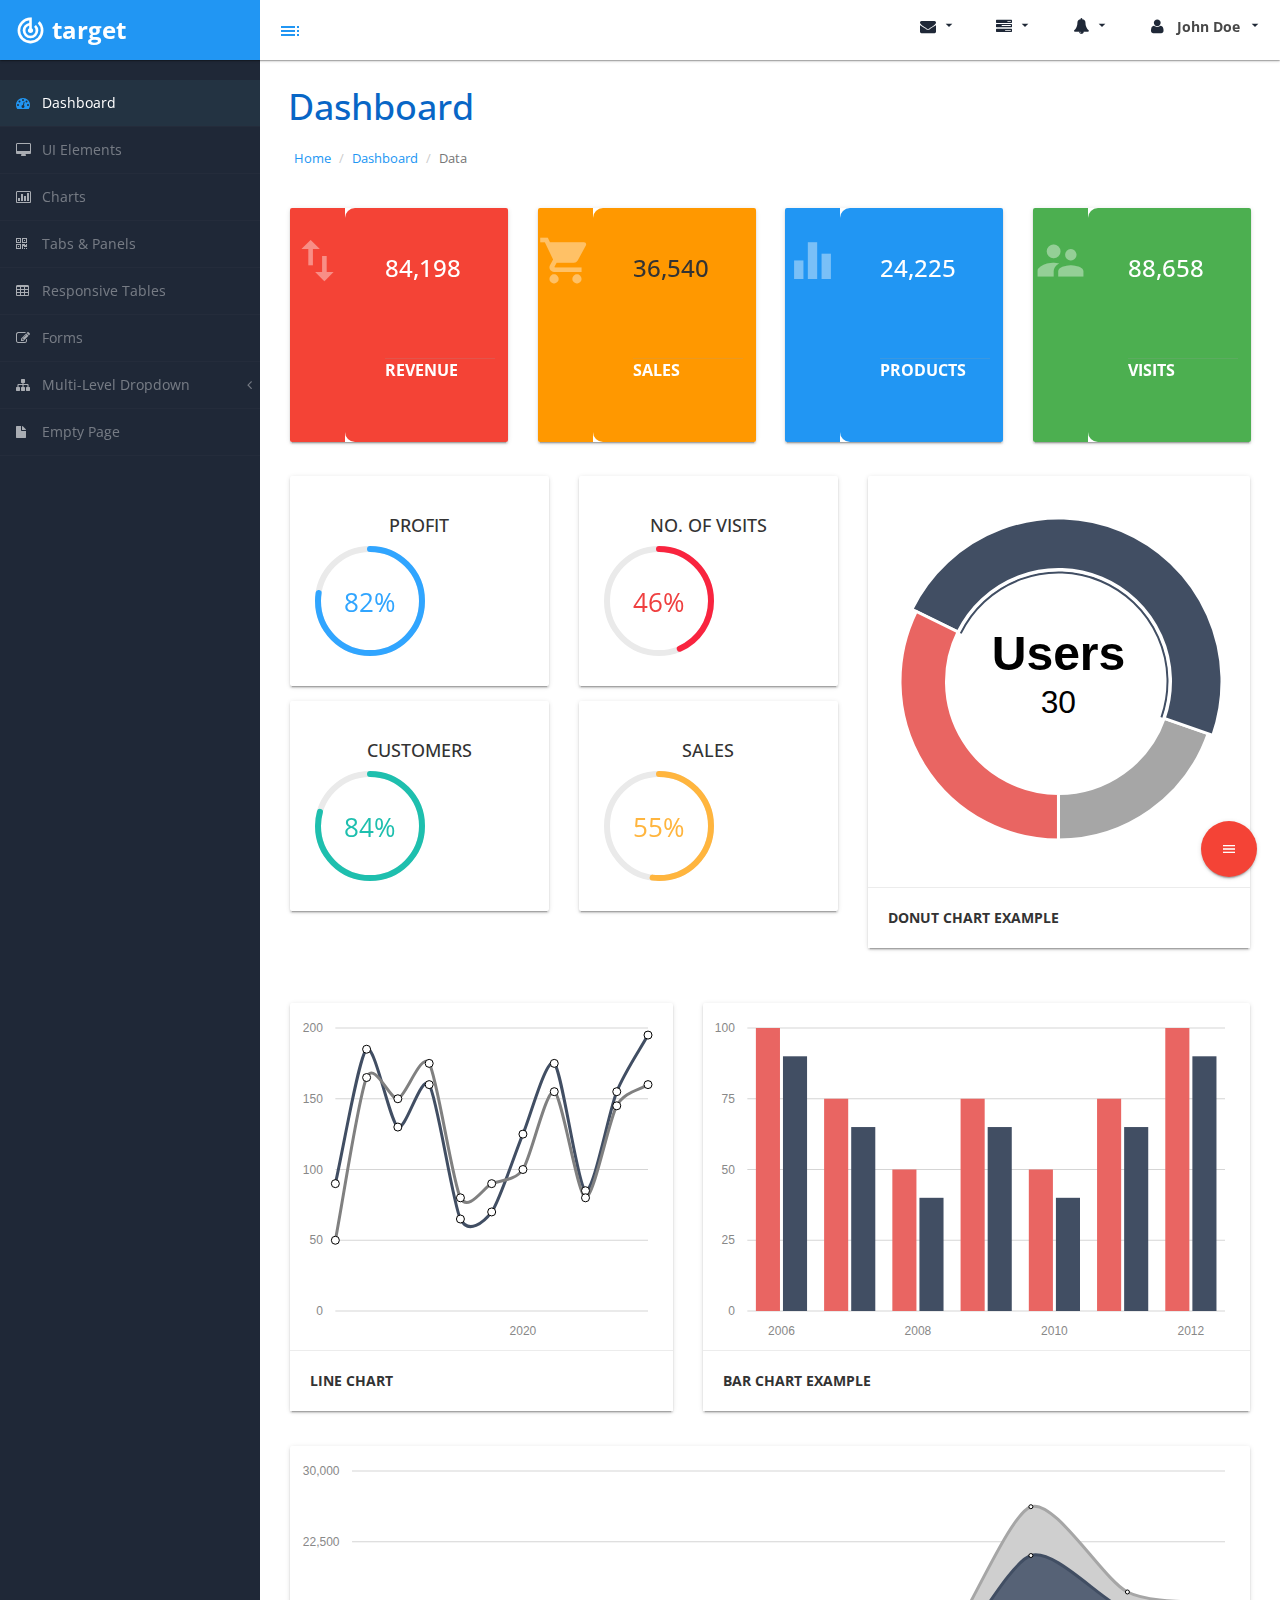
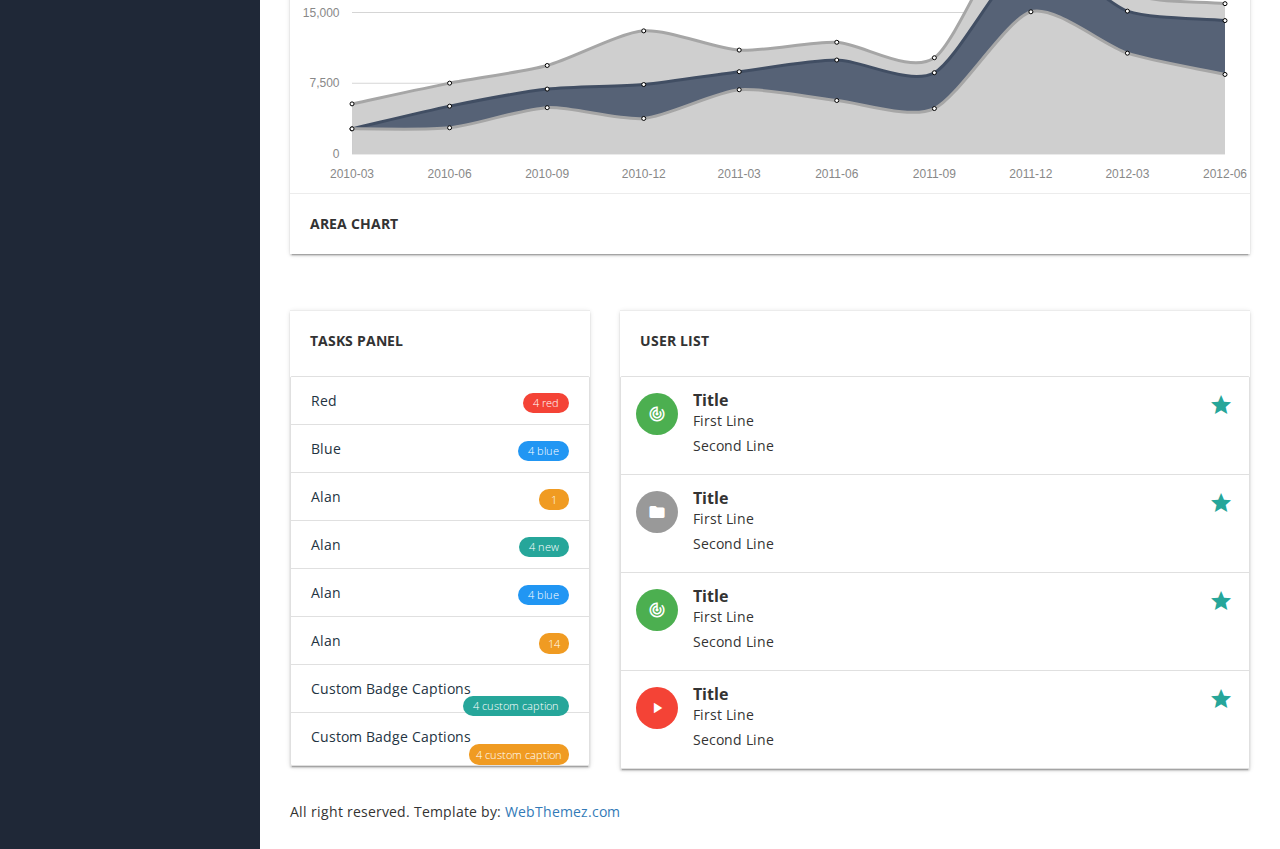
<file: index.html>
﻿<!DOCTYPE html>
<html xmlns="http://www.w3.org/1999/xhtml"> 
<head>
    <meta charset="utf-8" />
    <meta name="viewport" content="width=device-width, initial-scale=1.0" />
    <title>Target Material Design Bootstrap Admin Template</title> 
	<link href="https://fonts.googleapis.com/icon?family=Material+Icons" rel="stylesheet">
	<link rel="stylesheet" href="assets/materialize/css/materialize.min.css" media="screen,projection" />
    <!-- Bootstrap Styles-->
    <link href="assets/css/bootstrap.css" rel="stylesheet" />
    <!-- FontAwesome Styles-->
    <link href="assets/css/font-awesome.css" rel="stylesheet" />
    <!-- Morris Chart Styles-->
    <link href="assets/js/morris/morris-0.4.3.min.css" rel="stylesheet" />
    <!-- Custom Styles-->
    <link href="assets/css/custom-styles.css" rel="stylesheet" />
    <!-- Google Fonts-->
    <link href='http://fonts.googleapis.com/css?family=Open+Sans' rel='stylesheet' type='text/css' />
    <link rel="stylesheet" href="assets/js/Lightweight-Chart/cssCharts.css"> 
</head>

<body>
    <div id="wrapper">
        <nav class="navbar navbar-default top-navbar" role="navigation">
            <div class="navbar-header">
                <button type="button" class="navbar-toggle waves-effect waves-dark" data-toggle="collapse" data-target=".sidebar-collapse">
                    <span class="sr-only">Toggle navigation</span>
                    <span class="icon-bar"></span>
                    <span class="icon-bar"></span>
                    <span class="icon-bar"></span>
                </button>
                <a class="navbar-brand waves-effect waves-dark" href="index.html"><i class="large material-icons">track_changes</i> <strong>target</strong></a>
				
		<div id="sideNav" href=""><i class="material-icons dp48">toc</i></div>
            </div>

            <ul class="nav navbar-top-links navbar-right"> 
				<li><a class="dropdown-button waves-effect waves-dark" href="#!" data-activates="dropdown4"><i class="fa fa-envelope fa-fw"></i> <i class="material-icons right">arrow_drop_down</i></a></li>				
				<li><a class="dropdown-button waves-effect waves-dark" href="#!" data-activates="dropdown3"><i class="fa fa-tasks fa-fw"></i> <i class="material-icons right">arrow_drop_down</i></a></li>
				<li><a class="dropdown-button waves-effect waves-dark" href="#!" data-activates="dropdown2"><i class="fa fa-bell fa-fw"></i> <i class="material-icons right">arrow_drop_down</i></a></li>
				  <li><a class="dropdown-button waves-effect waves-dark" href="#!" data-activates="dropdown1"><i class="fa fa-user fa-fw"></i> <b>John Doe</b> <i class="material-icons right">arrow_drop_down</i></a></li>
            </ul>
        </nav>
		<!-- Dropdown Structure -->
<ul id="dropdown1" class="dropdown-content">
<li><a href="#"><i class="fa fa-user fa-fw"></i> My Profile</a>
</li>
<li><a href="#"><i class="fa fa-gear fa-fw"></i> Settings</a>
</li> 
<li><a href="#"><i class="fa fa-sign-out fa-fw"></i> Logout</a>
</li>
</ul>
<ul id="dropdown2" class="dropdown-content w250">
  <li>
                                <div>
                                    <i class="fa fa-comment fa-fw"></i> New Comment
                                    <span class="pull-right text-muted small">4 min</span>
                                </div>
                            </a>
                        </li>
                        <li class="divider"></li>
                        <li>
                                <div>
                                    <i class="fa fa-twitter fa-fw"></i> 3 New Followers
                                    <span class="pull-right text-muted small">12 min</span>
                                </div>
                            </a>
                        </li>
                        <li class="divider"></li>
                        <li>
                                <div>
                                    <i class="fa fa-envelope fa-fw"></i> Message Sent
                                    <span class="pull-right text-muted small">4 min</span>
                                </div>
                            </a>
                        </li>
                        <li class="divider"></li>
                        <li>
                                <div>
                                    <i class="fa fa-tasks fa-fw"></i> New Task
                                    <span class="pull-right text-muted small">4 min</span>
                                </div>
                            </a>
                        </li>
                        <li class="divider"></li>
                        <li>
                                <div>
                                    <i class="fa fa-upload fa-fw"></i> Server Rebooted
                                    <span class="pull-right text-muted small">4 min</span>
                                </div>
                            </a>
                        </li>
                        <li class="divider"></li>
                        <li>
                            <a class="text-center" href="#">
                                <strong>See All Alerts</strong>
                                <i class="fa fa-angle-right"></i>
                            </a>
                        </li>
</ul>
<ul id="dropdown3" class="dropdown-content dropdown-tasks w250">
<li>
		<a href="#">
			<div>
				<p>
					<strong>Task 1</strong>
					<span class="pull-right text-muted">60% Complete</span>
				</p>
				<div class="progress progress-striped active">
					<div class="progress-bar progress-bar-success" role="progressbar" aria-valuenow="60" aria-valuemin="0" aria-valuemax="100" style="width: 60%">
						<span class="sr-only">60% Complete (success)</span>
					</div>
				</div>
			</div>
		</a>
	</li>
	<li class="divider"></li>
	<li>
		<a href="#">
			<div>
				<p>
					<strong>Task 2</strong>
					<span class="pull-right text-muted">28% Complete</span>
				</p>
				<div class="progress progress-striped active">
					<div class="progress-bar progress-bar-info" role="progressbar" aria-valuenow="28" aria-valuemin="0" aria-valuemax="100" style="width: 28%">
						<span class="sr-only">28% Complete</span>
					</div>
				</div>
			</div>
		</a>
	</li>
	<li class="divider"></li>
	<li>
		<a href="#">
			<div>
				<p>
					<strong>Task 3</strong>
					<span class="pull-right text-muted">60% Complete</span>
				</p>
				<div class="progress progress-striped active">
					<div class="progress-bar progress-bar-warning" role="progressbar" aria-valuenow="60" aria-valuemin="0" aria-valuemax="100" style="width: 60%">
						<span class="sr-only">60% Complete (warning)</span>
					</div>
				</div>
			</div>
		</a>
	</li>
	<li class="divider"></li>
	<li>
		<a href="#">
			<div>
				<p>
					<strong>Task 4</strong>
					<span class="pull-right text-muted">85% Complete</span>
				</p>
				<div class="progress progress-striped active">
					<div class="progress-bar progress-bar-danger" role="progressbar" aria-valuenow="85" aria-valuemin="0" aria-valuemax="100" style="width: 85%">
						<span class="sr-only">85% Complete (danger)</span>
					</div>
				</div>
			</div>
		</a>
	</li>
	<li class="divider"></li>
	<li>
</ul>   
<ul id="dropdown4" class="dropdown-content dropdown-tasks w250 taskList">
  <li>
                                <div>
                                    <strong>John Doe</strong>
                                    <span class="pull-right text-muted">
                                        <em>Today</em>
                                    </span>
                                </div>
                                <p>Lorem Ipsum has been the industry's standard dummy text ever since the 1500s...</p>
                            </a>
                        </li>
                        <li class="divider"></li>
                        <li>
                                <div>
                                    <strong>John Smith</strong>
                                    <span class="pull-right text-muted">
                                        <em>Yesterday</em>
                                    </span>
                                </div>
                                <p>Lorem Ipsum has been the industry's standard dummy text ever since an kwilnw...</p>
                            </a>
                        </li>
                        <li class="divider"></li>
                        <li>
                            <a href="#">
                                <div>
                                    <strong>John Smith</strong>
                                    <span class="pull-right text-muted">
                                        <em>Yesterday</em>
                                    </span>
                                </div>
                                <p>Lorem Ipsum has been the industry's standard dummy text ever since the...</p>
                            </a>
                        </li>
                        <li class="divider"></li>
                        <li>
                            <a class="text-center" href="#">
                                <strong>Read All Messages</strong>
                                <i class="fa fa-angle-right"></i>
                            </a>
                        </li>
</ul>  
	   <!--/. NAV TOP  -->
        <nav class="navbar-default navbar-side" role="navigation">
            <div class="sidebar-collapse">
                <ul class="nav" id="main-menu">

                    <li>
                        <a class="active-menu waves-effect waves-dark" href="index.html"><i class="fa fa-dashboard"></i> Dashboard</a>
                    </li>
                    <li>
                        <a href="ui-elements.html" class="waves-effect waves-dark"><i class="fa fa-desktop"></i> UI Elements</a>
                    </li>
					<li>
                        <a href="chart.html" class="waves-effect waves-dark"><i class="fa fa-bar-chart-o"></i> Charts</a>
                    </li>
                    <li>
                        <a href="tab-panel.html" class="waves-effect waves-dark"><i class="fa fa-qrcode"></i> Tabs & Panels</a>
                    </li>
                    
                    <li>
                        <a href="table.html" class="waves-effect waves-dark"><i class="fa fa-table"></i> Responsive Tables</a>
                    </li>
                    <li>
                        <a href="form.html" class="waves-effect waves-dark"><i class="fa fa-edit"></i> Forms </a>
                    </li>


                    <li>
                        <a href="#" class="waves-effect waves-dark"><i class="fa fa-sitemap"></i> Multi-Level Dropdown<span class="fa arrow"></span></a>
                        <ul class="nav nav-second-level">
                            <li>
                                <a href="#">Second Level Link</a>
                            </li>
                            <li>
                                <a href="#">Second Level Link</a>
                            </li>
                            <li>
                                <a href="#">Second Level Link<span class="fa arrow"></span></a>
                                <ul class="nav nav-third-level">
                                    <li>
                                        <a href="#">Third Level Link</a>
                                    </li>
                                    <li>
                                        <a href="#">Third Level Link</a>
                                    </li>
                                    <li>
                                        <a href="#">Third Level Link</a>
                                    </li>

                                </ul>

                            </li>
                        </ul>
                    </li>
                    <li>
                        <a href="empty.html" class="waves-effect waves-dark"><i class="fa fa-fw fa-file"></i> Empty Page</a>
                    </li>
                </ul>

            </div>

        </nav>
        <!-- /. NAV SIDE  -->
      
		<div id="page-wrapper">
		  <div class="header"> 
                        <h1 class="page-header">
                            Dashboard
                        </h1>
						<ol class="breadcrumb">
					  <li><a href="#">Home</a></li>
					  <li><a href="#">Dashboard</a></li>
					  <li class="active">Data</li>
					</ol> 
									
		</div>
            <div id="page-inner">

			<div class="dashboard-cards"> 
                <div class="row">
                    <div class="col-xs-12 col-sm-6 col-md-3">
					
						<div class="card horizontal cardIcon waves-effect waves-dark">
						<div class="card-image red">
						<i class="material-icons dp48">import_export</i>
						</div>
						<div class="card-stacked red">
						<div class="card-content">
						<h3>84,198</h3> 
						</div>
						<div class="card-action">
						<strong>REVENUE</strong>
						</div>
						</div>
						</div>
	 
                    </div>
                    <div class="col-xs-12 col-sm-6 col-md-3">
					
						<div class="card horizontal cardIcon waves-effect waves-dark">
						<div class="card-image orange">
						<i class="material-icons dp48">shopping_cart</i>
						</div>
						<div class="card-stacked orange">
						<div class="card-content">
						<h3>36,540</h3> 
						</div>
						<div class="card-action">
						<strong>SALES</strong>
						</div>
						</div>
						</div> 
                    </div>
                    <div class="col-xs-12 col-sm-6 col-md-3">
					
							<div class="card horizontal cardIcon waves-effect waves-dark">
						<div class="card-image blue">
						<i class="material-icons dp48">equalizer</i>
						</div>
						<div class="card-stacked blue">
						<div class="card-content">
						<h3>24,225</h3> 
						</div>
						<div class="card-action">
						<strong>PRODUCTS</strong>
						</div>
						</div>
						</div> 
						 
                    </div>
                    <div class="col-xs-12 col-sm-6 col-md-3">
					
					<div class="card horizontal cardIcon waves-effect waves-dark">
						<div class="card-image green">
						<i class="material-icons dp48">supervisor_account</i>
						</div>
						<div class="card-stacked green">
						<div class="card-content">
						<h3>88,658</h3> 
						</div>
						<div class="card-action">
						<strong>VISITS</strong>
						</div>
						</div>
						</div> 
						 
                    </div>
                </div>
			   </div>
				<!-- /. ROW  --> 
				<div class="row">
					<div class="col-xs-12 col-sm-12 col-md-7"> 
					<div class="cirStats">
						  	<div class="row">
								<div class="col-xs-12 col-sm-6 col-md-6"> 
										<div class="card-panel text-center">
											<h4>Profit</h4>
											<div class="easypiechart" id="easypiechart-blue" data-percent="82" ><span class="percent">82%</span>
											</div> 
										</div>
								</div>
								<div class="col-xs-12 col-sm-6 col-md-6"> 
										<div class="card-panel text-center">
											<h4>No. of Visits</h4>
											<div class="easypiechart" id="easypiechart-red" data-percent="46" ><span class="percent">46%</span>
											</div>
										</div>
								</div>
								<div class="col-xs-12 col-sm-6 col-md-6"> 
										<div class="card-panel text-center">
											<h4>Customers</h4>
											<div class="easypiechart" id="easypiechart-teal" data-percent="84" ><span class="percent">84%</span>
											</div> 
										</div>
								</div>
								<div class="col-xs-12 col-sm-6 col-md-6"> 
										<div class="card-panel text-center">
											<h4>Sales</h4>
											<div class="easypiechart" id="easypiechart-orange" data-percent="55" ><span class="percent">55%</span>
											</div>
										</div>
								</div>  
							</div>
						</div>							
						</div><!--/.row-->
						<div class="col-xs-12 col-sm-12 col-md-5"> 
						     <div class="row">
									<div class="col-xs-12"> 
									<div class="card">
										<div class="card-image donutpad">
										  <div id="morris-donut-chart"></div>
										</div> 
										<div class="card-action">
										  <b>Donut Chart Example</b>
										</div>
									</div>	
								</div>
							 </div>
						</div><!--/.row-->
					</div>
					
		 
				<div class="row">
				<div class="col-md-5"> 
						<div class="card">
						<div class="card-image">
						 <div id="morris-line-chart"></div>
						</div> 
						<div class="card-action">
						  <b>Line Chart</b>
						</div>
						</div>
		  
					</div>		
					
						<div class="col-md-7"> 
					<div class="card">
					<div class="card-image">
					  <div id="morris-bar-chart"></div>
					</div> 
					<div class="card-action">
					  <b> Bar Chart Example</b>
					</div>
					</div>					
					</div>
					
				</div> 
			 
				
				
                <div class="row">
                    <div class="col-xs-12">
						<div class="card">
					<div class="card-image">
					  <div id="morris-area-chart"></div>
					</div> 
					<div class="card-action">
					  <b>Area Chart</b>
					</div>
					</div>	 
                    </div> 

                </div>
				<div class="row">
				<div class="col-md-12">
				
					</div>		
				</div> 	
                <!-- /. ROW  -->

	   
				
				
				
                <div class="row">
                    <div class="col-md-4 col-sm-12 col-xs-12">
						<div class="card"><div class="card-action">
					  <b>Tasks Panel</b>
					</div>
					<div class="card-image">
					  <div class="collection">
						  <a href="#!" class="collection-item">Red<span class="new badge red" data-badge-caption="red">4</span></a>
						  <a href="#!" class="collection-item">Blue<span class="new badge blue" data-badge-caption="blue">4</span></a>
						  <a href="#!" class="collection-item"><span class="badge">1</span>Alan</a>
							<a href="#!" class="collection-item"><span class="new badge">4</span>Alan</a>
							<a href="#!" class="collection-item">Alan<span class="new badge blue" data-badge-caption="blue">4</span></a>
							<a href="#!" class="collection-item"><span class="badge">14</span>Alan</a>
							   <a href="#!" class="collection-item">Custom Badge Captions<span class="new badge" data-badge-caption="custom caption">4</span></a>
							<a href="#!" class="collection-item">Custom Badge Captions<span class="badge" data-badge-caption="custom caption">4</span></a>
						</div>
					</div> 
					
					</div>	  

                    </div>
                    <div class="col-md-8 col-sm-12 col-xs-12">
	<div class="card">
	<div class="card-action">
					  <b>User List</b>
					</div>
					<div class="card-image">
					  <ul class="collection">
    <li class="collection-item avatar">
      <i class="material-icons circle green">track_changes</i>
      <span class="title">Title</span>
      <p>First Line <br>
         Second Line
      </p>
      <a href="#!" class="secondary-content"><i class="material-icons">grade</i></a>
    </li>
    <li class="collection-item avatar">
      <i class="material-icons circle">folder</i>
      <span class="title">Title</span>
      <p>First Line <br>
         Second Line
      </p>
      <a href="#!" class="secondary-content"><i class="material-icons">grade</i></a>
    </li>
    <li class="collection-item avatar">
      <i class="material-icons circle green">track_changes</i>
      <span class="title">Title</span>
      <p>First Line <br>
         Second Line
      </p>
      <a href="#!" class="secondary-content"><i class="material-icons">grade</i></a>
    </li>
    <li class="collection-item avatar">
      <i class="material-icons circle red">play_arrow</i>
      <span class="title">Title</span>
      <p>First Line <br>
         Second Line
      </p>
      <a href="#!" class="secondary-content"><i class="material-icons">grade</i></a>
    </li>
  </ul>
					 </div>  
					</div>	 
					
                       

                    </div>
                </div>
                <!-- /. ROW  -->
			   <div class="fixed-action-btn horizontal click-to-toggle">
    <a class="btn-floating btn-large red">
      <i class="material-icons">menu</i>
    </a>
    <ul>
      <li><a class="btn-floating red"><i class="material-icons">track_changes</i></a></li>
      <li><a class="btn-floating yellow darken-1"><i class="material-icons">format_quote</i></a></li>
      <li><a class="btn-floating green"><i class="material-icons">publish</i></a></li>
      <li><a class="btn-floating blue"><i class="material-icons">attach_file</i></a></li>
    </ul>
  </div>
		
				<footer><p>All right reserved. Template by: <a href="https://webthemez.com/admin-template/">WebThemez.com</a></p>
				
        
				</footer>
            </div>
            <!-- /. PAGE INNER  -->
        </div>
        <!-- /. PAGE WRAPPER  -->
    </div>
    <!-- /. WRAPPER  -->
    <!-- JS Scripts-->
    <!-- jQuery Js -->
    <script src="assets/js/jquery-1.10.2.js"></script>
	
	<!-- Bootstrap Js -->
    <script src="assets/js/bootstrap.min.js"></script>
	
	<script src="assets/materialize/js/materialize.min.js"></script>
	
    <!-- Metis Menu Js -->
    <script src="assets/js/jquery.metisMenu.js"></script>
    <!-- Morris Chart Js -->
    <script src="assets/js/morris/raphael-2.1.0.min.js"></script>
    <script src="assets/js/morris/morris.js"></script>
	
	
	<script src="assets/js/easypiechart.js"></script>
	<script src="assets/js/easypiechart-data.js"></script>
	
	 <script src="assets/js/Lightweight-Chart/jquery.chart.js"></script>
	
    <!-- Custom Js -->
    <script src="assets/js/custom-scripts.js"></script> 
 

</body>

</html>
</file>
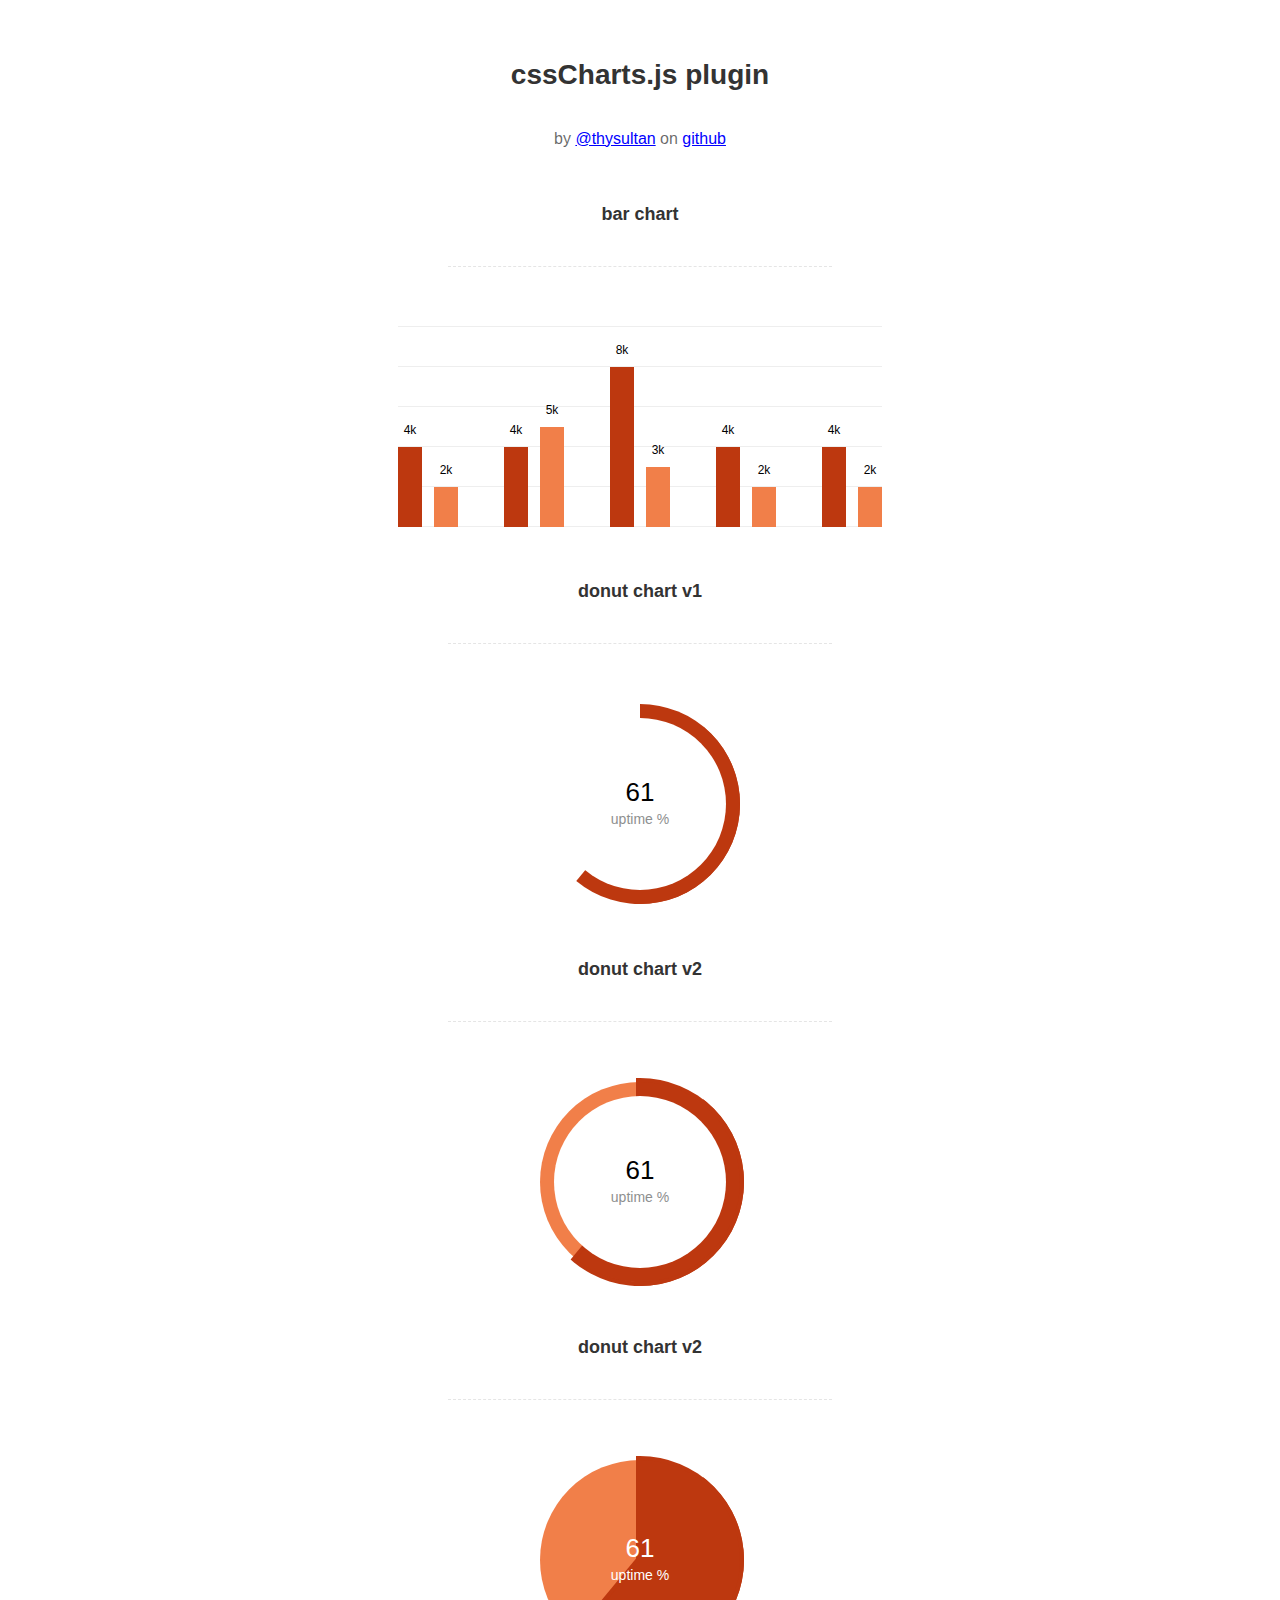
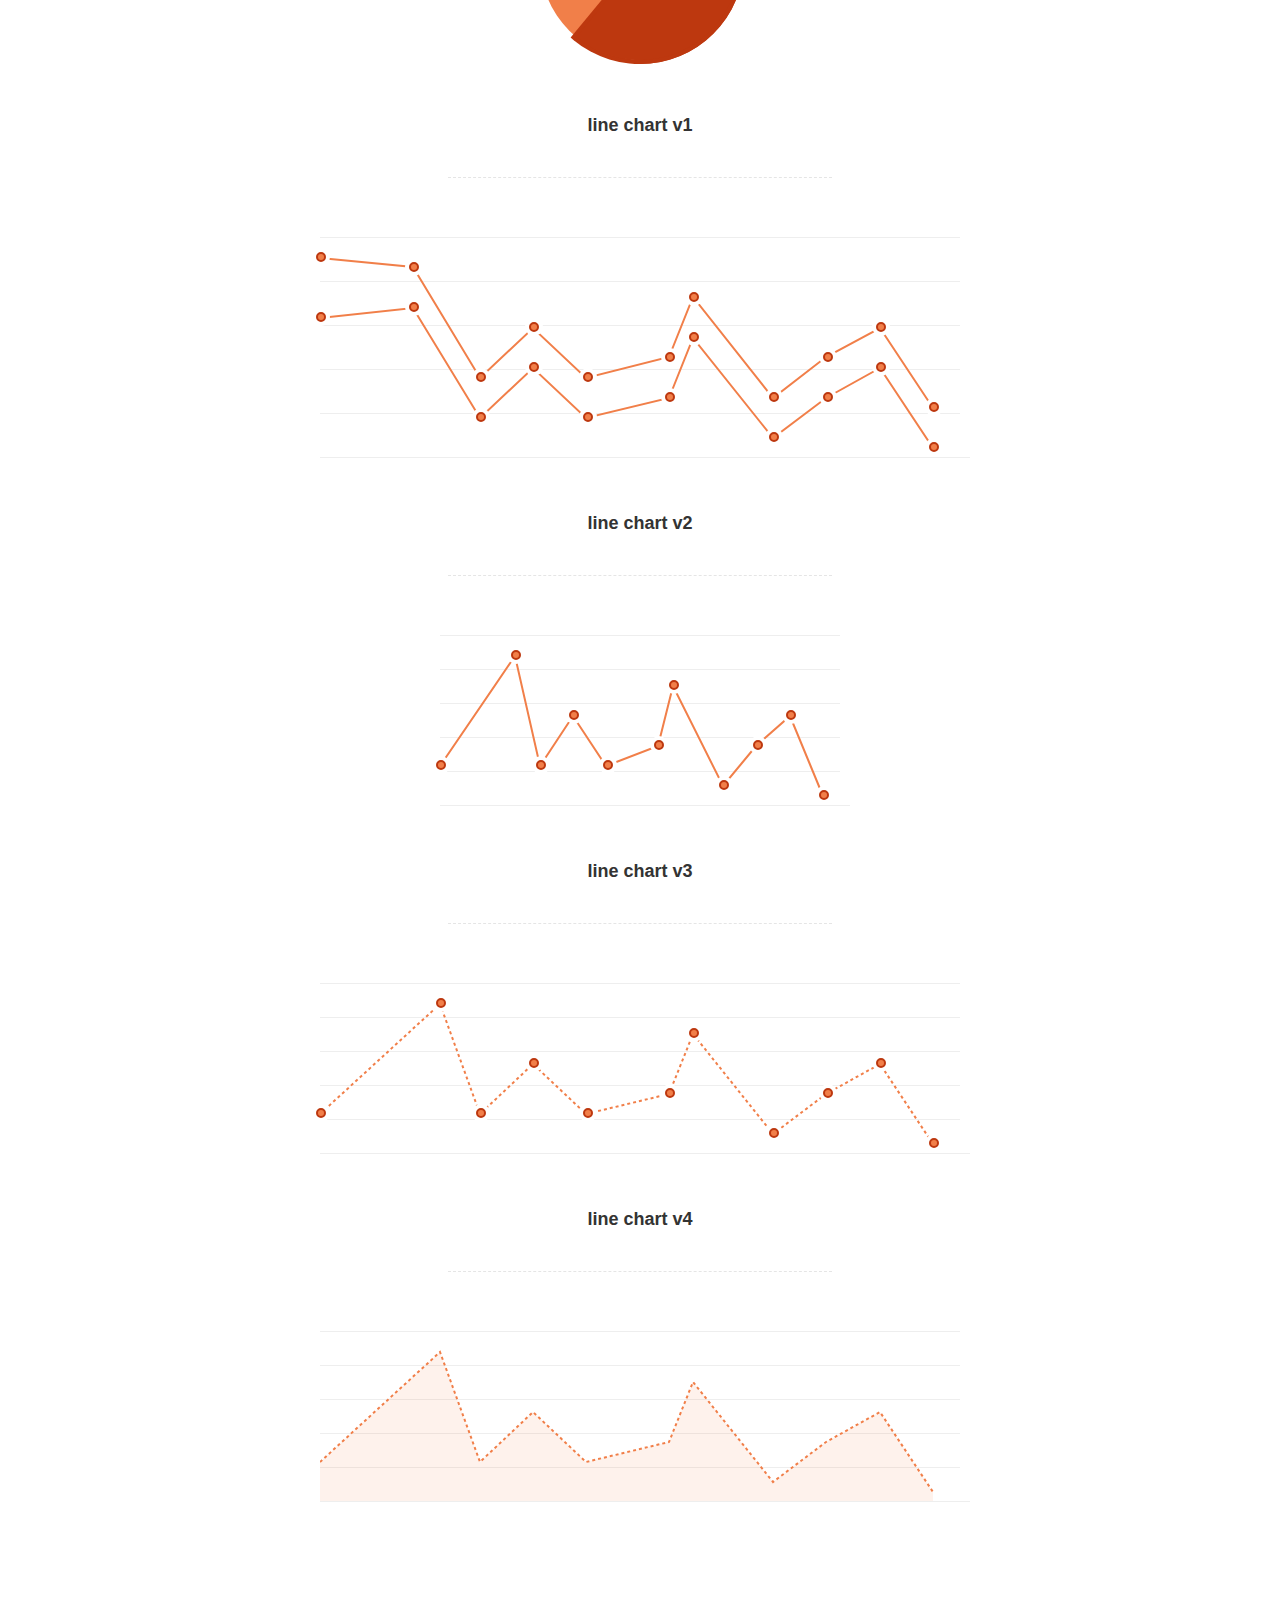
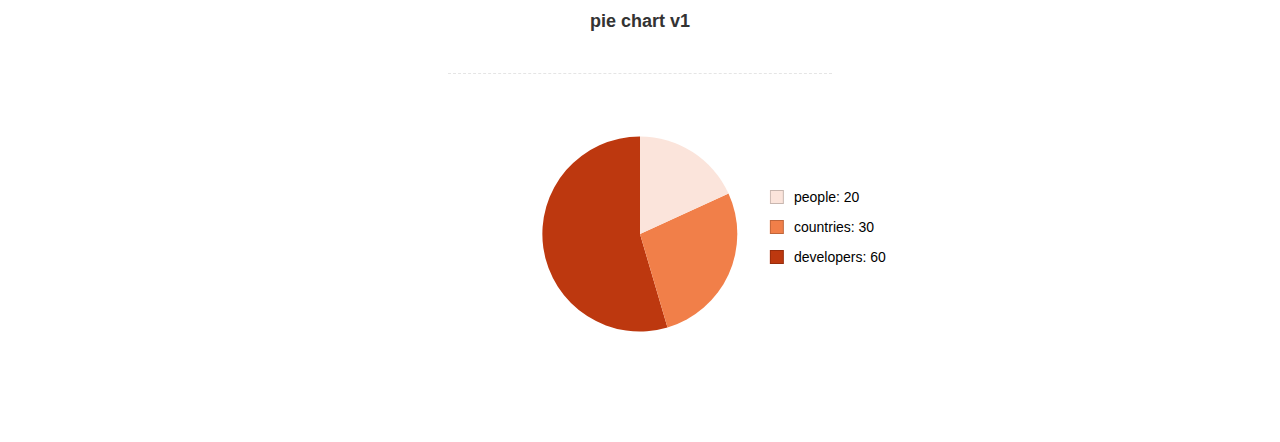
<file: assets/js/Lightweight-Chart/index.html>
<!doctype html>
<html>
    <head>
        <meta charset="utf-8">
        <meta name="description" content="A jquery plugin to create simple donut, bar or line charts with dom nodes, style with css.">
        <meta name="viewport" content="width=device-width, initial-scale=1">
        <title>cssCharts.js - jquery css charts</title>
        <script src="https://ajax.googleapis.com/ajax/libs/jquery/2.1.3/jquery.min.js"></script>

        <link rel="stylesheet" href="cssCharts.css">
        <script src="jquery.chart.js"></script>

        <style>
          /* page specific styles*/
          h1{text-align:center;font-family:sans-serif;font-size:28px;color:#333;padding:40px 0 0 0;}
          h2{text-align:center;font-family:sans-serif;font-size:18px;color:#333;padding:40px 0 0 0;}
          hr{width:60%;height:1px;background:none;border:none;border-bottom:1px dashed rgba(0,0,0,0.1);outline:none;margin:40px auto 60px auto;}

          .desc p{text-align:center;font-size:16px;color:rgba(0,0,0,0.6);padding:20px 0 0 0;font-family:sans-serif;}
          .desc a{color:blue;}
          .wrap{margin:0 auto;width:640px;padding-bottom:100px;}
          #line{width:400px;}
          /* page specific styles*/
        </style>
    </head>
    <body>
      <div class="wrap">

        <div class="desc">
          <h1>cssCharts.js plugin</h1><p>by
          <a href="http://twitter.com/thysultan">@thysultan</a> on
          <a href="https://github.com/sultantarimo/cssCharts.js">github</a>
        </p>
        </div>

        <h2>bar chart</h2>
        <hr>

        <div class="chart">
            <ul class="bar-chart" data-bars="[4,2],[4,5],[8,3],[4,2],[4,2]" data-max="10" data-unit="k" data-width="24"></ul>
        </div>
        <!-- data max is the 100% point of the graph -->
        <!-- set data-grid to 0 for no grid -->
        <!-- data-width is the individual bars width -->

        <h2>donut chart v1</h2>
        <hr>

        <div class="chart">
          <div class="donut-chart" data-percent="0.61" data-title="uptime %"></div>
        </div>

        <h2>donut chart v2</h2>
        <hr>

        <div class="chart">
          <div class="donut-chart fill" data-percent="0.61" data-title="uptime %"></div>
        </div>

        <h2>donut chart v2</h2>
        <hr>

        <div class="chart">
          <div class="donut-chart pie-chart fill" data-percent="0.61" data-title="uptime %"></div>
        </div>
        <!-- pie-chart class for pie chart -->
        <!-- fill class for default donut fill enabled-->

        <h2>line chart v1</h2>
        <hr>

        <div class="chart">
          <ul data-cord="[[0,70,120,160,200,262,280,340,380,420,460],[140,150,40,90,40,60,120,20,60,90,10]],[[0,70,120,160,200,262,280,340,380,420,460],[200,190,80,130,80,100,160,60,100,130,50]]"  class="line-chart"></ul>
        </div>
        <!-- multiple graphs [[x cords],[y cords]] [[x cords],[y cords]] -->

        <h2>line chart v2</h2>
        <hr>

        <div class="chart" id="line">
          <ul data-cord="[0,90,120,160,200,262,280,340,380,420,460],[40,150,40,90,40,60,120,20,60,90,10]" class="line-chart"></ul>
        </div>

        <h2>line chart v3</h2>
        <hr>

        <div class="chart dotted">
          <ul data-cord="[0,90,120,160,200,262,280,340,380,420,460],[40,150,40,90,40,60,120,20,60,90,10]" class="line-chart"></ul>
        </div>

        <h2>line chart v4</h2>
        <hr>

        <div class="chart dotted">
          <ul data-cord="[0,90,120,160,200,262,280,340,380,420,460],[40,150,40,90,40,60,120,20,60,90,10]" data-fill="1" class="line-chart no-points"></ul>
        </div>
        <!-- single graph [x cords],[y cords] -->


        <br><br><br>
        <h2>pie chart v1</h2>
        <hr>

        <div class="chart">
          <div class="pie-thychart" data-set='[["people", 20], ["countries",30], ["developers",60]]' data-colors="#FBE4DB,#F17F49,#BD380F"></div>
        </div>

      </div>

      <script>
        $(function() {
            $('.bar-chart').cssCharts({type:"bar"});
            $('.donut-chart').cssCharts({type:"donut"}).trigger('show-donut-chart');
            $('.line-chart').cssCharts({type:"line"});

            $('.pie-thychart').cssCharts({type:"pie"});
        });
      </script>
    </body>
</html>
</file>
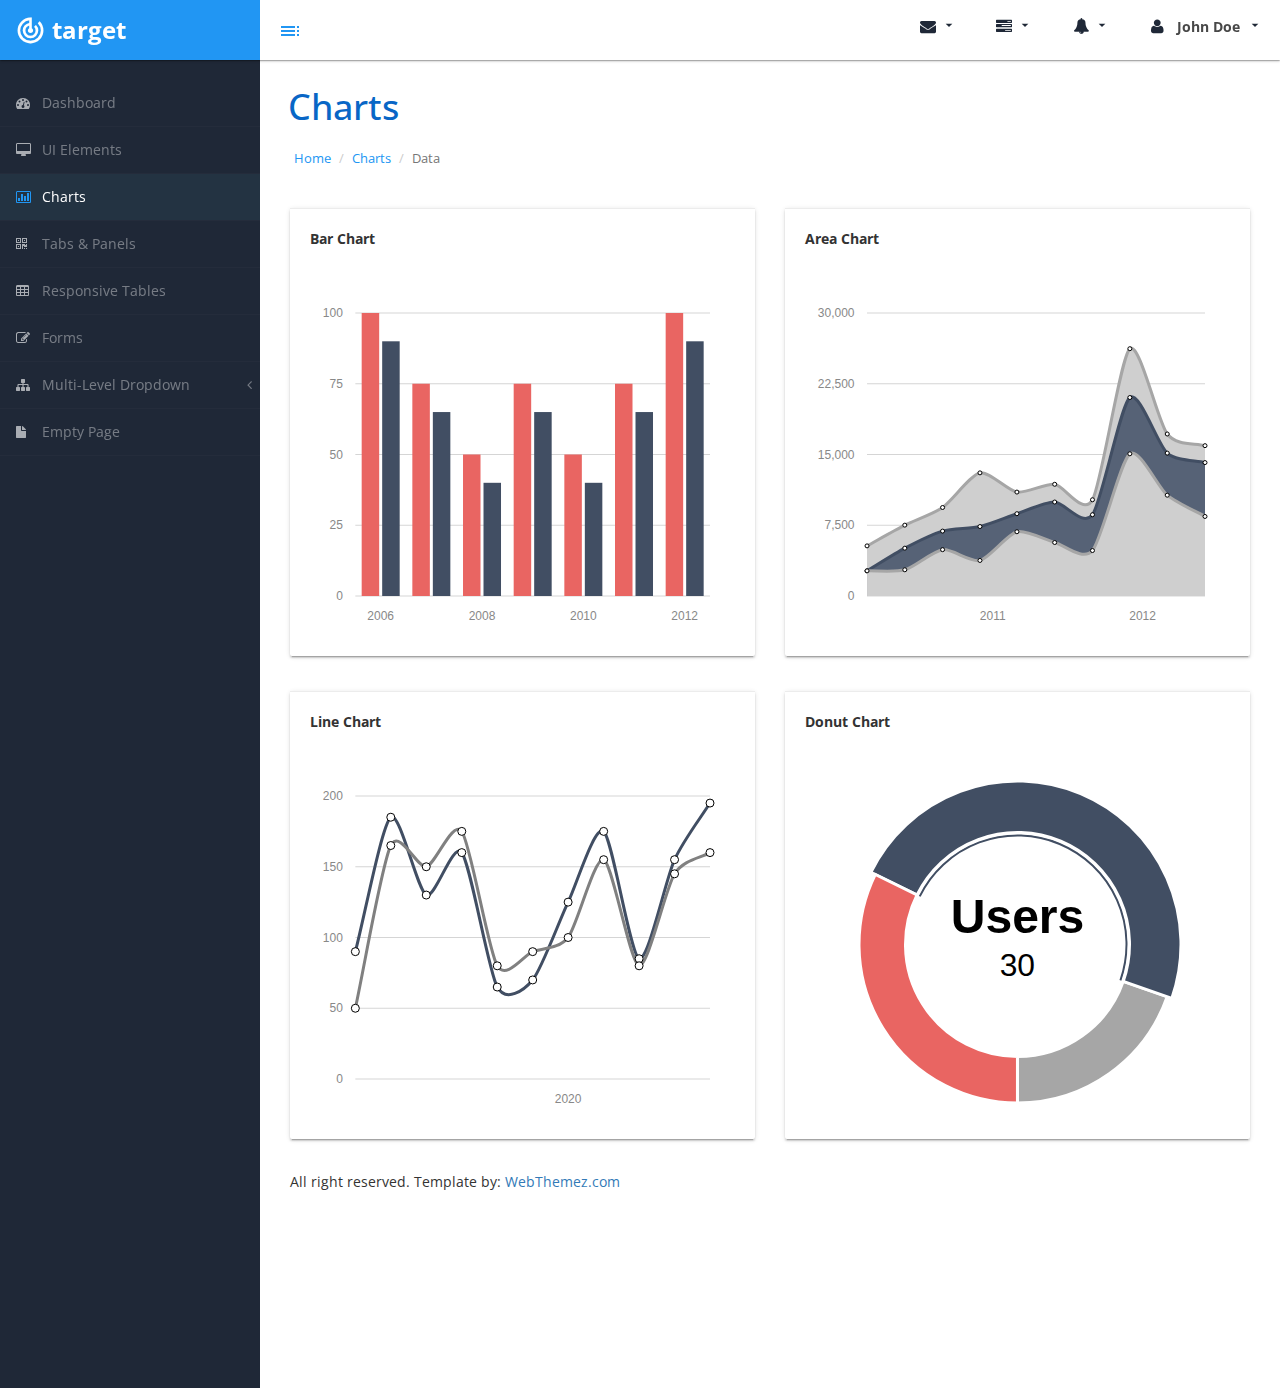
<file: chart.html>
﻿<!DOCTYPE html>
<html xmlns="http://www.w3.org/1999/xhtml">

<head>
    <meta charset="utf-8" />
    <meta name="viewport" content="width=device-width, initial-scale=1.0" />
    <title>Target Material Design Bootstrap Admin Template</title>
	
	<link href="https://fonts.googleapis.com/icon?family=Material+Icons" rel="stylesheet">
	<link rel="stylesheet" href="assets/materialize/css/materialize.min.css" media="screen,projection" />
    <!-- Bootstrap Styles-->
    <link href="assets/css/bootstrap.css" rel="stylesheet" />
    <!-- FontAwesome Styles-->
    <link href="assets/css/font-awesome.css" rel="stylesheet" />
    <!-- Morris Chart Styles-->
    <link href="assets/js/morris/morris-0.4.3.min.css" rel="stylesheet" />
    <!-- Custom Styles-->
    <link href="assets/css/custom-styles.css" rel="stylesheet" />
    <!-- Google Fonts-->
    <link href='http://fonts.googleapis.com/css?family=Open+Sans' rel='stylesheet' type='text/css' />
    <link rel="stylesheet" href="assets/js/Lightweight-Chart/cssCharts.css"> 
</head>
<body>
    <div id="wrapper">
        <nav class="navbar navbar-default top-navbar" role="navigation">
            <div class="navbar-header">
                <button type="button" class="navbar-toggle" data-toggle="collapse" data-target=".sidebar-collapse">
                    <span class="sr-only">Toggle navigation</span>
                    <span class="icon-bar"></span>
                    <span class="icon-bar"></span>
                    <span class="icon-bar"></span>
                </button>
                <a class="navbar-brand waves-effect waves-dark" href="index.html"><i class="large material-icons">track_changes</i> <strong>target</strong></a>
				
		<div id="sideNav" class="waves-effect waves-dark" href=""><i class="material-icons dp48">toc</i></div>
            </div>

            <ul class="nav navbar-top-links navbar-right"> 
				<li><a class="dropdown-button waves-effect waves-dark" href="#!" data-activates="dropdown4"><i class="fa fa-envelope fa-fw"></i> <i class="material-icons right">arrow_drop_down</i></a></li>				
				<li><a class="dropdown-button waves-effect waves-dark" href="#!" data-activates="dropdown3"><i class="fa fa-tasks fa-fw"></i> <i class="material-icons right">arrow_drop_down</i></a></li>
				<li><a class="dropdown-button waves-effect waves-dark" href="#!" data-activates="dropdown2"><i class="fa fa-bell fa-fw"></i> <i class="material-icons right">arrow_drop_down</i></a></li>
				  <li><a class="dropdown-button waves-effect waves-dark" href="#!" data-activates="dropdown1"><i class="fa fa-user fa-fw"></i> <b>John Doe</b> <i class="material-icons right">arrow_drop_down</i></a></li>
            </ul>
        </nav>
		<!-- Dropdown Structure -->
<ul id="dropdown1" class="dropdown-content">
<li><a href="#"><i class="fa fa-user fa-fw"></i> My Profile</a>
</li>
<li><a href="#"><i class="fa fa-gear fa-fw"></i> Settings</a>
</li> 
<li><a href="#"><i class="fa fa-sign-out fa-fw"></i> Logout</a>
</li>
</ul>
<ul id="dropdown2" class="dropdown-content w250">
  <li>
                            <a href="#">
                                <div>
                                    <i class="fa fa-comment fa-fw"></i> New Comment
                                    <span class="pull-right text-muted small">4 min</span>
                                </div>
                            </a>
                        </li>
                        <li class="divider"></li>
                        <li>
                            <a href="#">
                                <div>
                                    <i class="fa fa-twitter fa-fw"></i> 3 New Followers
                                    <span class="pull-right text-muted small">12 min</span>
                                </div>
                            </a>
                        </li>
                        <li class="divider"></li>
                        <li>
                            <a href="#">
                                <div>
                                    <i class="fa fa-envelope fa-fw"></i> Message Sent
                                    <span class="pull-right text-muted small">4 min</span>
                                </div>
                            </a>
                        </li>
                        <li class="divider"></li>
                        <li>
                            <a href="#">
                                <div>
                                    <i class="fa fa-tasks fa-fw"></i> New Task
                                    <span class="pull-right text-muted small">4 min</span>
                                </div>
                            </a>
                        </li>
                        <li class="divider"></li>
                        <li>
                            <a href="#">
                                <div>
                                    <i class="fa fa-upload fa-fw"></i> Server Rebooted
                                    <span class="pull-right text-muted small">4 min</span>
                                </div>
                            </a>
                        </li>
                        <li class="divider"></li>
                        <li>
                            <a class="text-center" href="#">
                                <strong>See All Alerts</strong>
                                <i class="fa fa-angle-right"></i>
                            </a>
                        </li>
</ul>
<ul id="dropdown3" class="dropdown-content dropdown-tasks w250">
<li>
		<a href="#">
			<div>
				<p>
					<strong>Task 1</strong>
					<span class="pull-right text-muted">60% Complete</span>
				</p>
				<div class="progress progress-striped active">
					<div class="progress-bar progress-bar-success" role="progressbar" aria-valuenow="60" aria-valuemin="0" aria-valuemax="100" style="width: 60%">
						<span class="sr-only">60% Complete (success)</span>
					</div>
				</div>
			</div>
		</a>
	</li>
	<li class="divider"></li>
	<li>
		<a href="#">
			<div>
				<p>
					<strong>Task 2</strong>
					<span class="pull-right text-muted">28% Complete</span>
				</p>
				<div class="progress progress-striped active">
					<div class="progress-bar progress-bar-info" role="progressbar" aria-valuenow="28" aria-valuemin="0" aria-valuemax="100" style="width: 28%">
						<span class="sr-only">28% Complete</span>
					</div>
				</div>
			</div>
		</a>
	</li>
	<li class="divider"></li>
	<li>
		<a href="#">
			<div>
				<p>
					<strong>Task 3</strong>
					<span class="pull-right text-muted">60% Complete</span>
				</p>
				<div class="progress progress-striped active">
					<div class="progress-bar progress-bar-warning" role="progressbar" aria-valuenow="60" aria-valuemin="0" aria-valuemax="100" style="width: 60%">
						<span class="sr-only">60% Complete (warning)</span>
					</div>
				</div>
			</div>
		</a>
	</li>
	<li class="divider"></li>
	<li>
		<a href="#">
			<div>
				<p>
					<strong>Task 4</strong>
					<span class="pull-right text-muted">85% Complete</span>
				</p>
				<div class="progress progress-striped active">
					<div class="progress-bar progress-bar-danger" role="progressbar" aria-valuenow="85" aria-valuemin="0" aria-valuemax="100" style="width: 85%">
						<span class="sr-only">85% Complete (danger)</span>
					</div>
				</div>
			</div>
		</a>
	</li>
	<li class="divider"></li>
	<li>
</ul>   
<ul id="dropdown4" class="dropdown-content dropdown-tasks w250 taskList">
  <li>
                                <div>
                                    <strong>John Doe</strong>
                                    <span class="pull-right text-muted">
                                        <em>Today</em>
                                    </span>
                                </div>
                                <p>Lorem Ipsum has been the industry's standard dummy text ever since the 1500s...</p>
                            </a>
                        </li>
                        <li class="divider"></li>
                        <li>
                                <div>
                                    <strong>John Smith</strong>
                                    <span class="pull-right text-muted">
                                        <em>Yesterday</em>
                                    </span>
                                </div>
                                <p>Lorem Ipsum has been the industry's standard dummy text ever since an kwilnw...</p>
                            </a>
                        </li>
                        <li class="divider"></li>
                        <li>
                            <a href="#">
                                <div>
                                    <strong>John Smith</strong>
                                    <span class="pull-right text-muted">
                                        <em>Yesterday</em>
                                    </span>
                                </div>
                                <p>Lorem Ipsum has been the industry's standard dummy text ever since the...</p>
                            </a>
                        </li>
                        <li class="divider"></li>
                        <li>
                            <a class="text-center" href="#">
                                <strong>Read All Messages</strong>
                                <i class="fa fa-angle-right"></i>
                            </a>
                        </li>
</ul>  
	   <!--/. NAV TOP  -->
        <!--/. NAV TOP  -->
        <nav class="navbar-default navbar-side" role="navigation">
            <div class="sidebar-collapse">
                <ul class="nav" id="main-menu">

                    <li>
                        <a href="index.html" class="waves-effect waves-dark"><i class="fa fa-dashboard"></i> Dashboard</a>
                    </li>
                    <li>
                        <a href="ui-elements.html" class="waves-effect waves-dark"><i class="fa fa-desktop"></i> UI Elements</a>
                    </li>
					<li>
                        <a href="chart.html" class="active-menu waves-effect waves-dark"><i class="fa fa-bar-chart-o"></i> Charts</a>
                    </li>
                    <li>
                        <a href="tab-panel.html" class="waves-effect waves-dark"><i class="fa fa-qrcode"></i> Tabs & Panels</a>
                    </li>
                    
                    <li>
                        <a href="table.html" class="waves-effect waves-dark"><i class="fa fa-table"></i> Responsive Tables</a>
                    </li>
                    <li>
                        <a href="form.html" class="waves-effect waves-dark"><i class="fa fa-edit"></i> Forms </a>
                    </li>


                    <li>
                        <a href="#" class="waves-effect waves-dark"><i class="fa fa-sitemap"></i> Multi-Level Dropdown<span class="fa arrow"></span></a>
                        <ul class="nav nav-second-level">
                            <li>
                                <a href="#">Second Level Link</a>
                            </li>
                            <li>
                                <a href="#">Second Level Link</a>
                            </li>
                            <li>
                                <a href="#" class="waves-effect waves-dark">Second Level Link<span class="fa arrow"></span></a>
                                <ul class="nav nav-third-level">
                                    <li>
                                        <a href="#">Third Level Link</a>
                                    </li>
                                    <li>
                                        <a href="#">Third Level Link</a>
                                    </li>
                                    <li>
                                        <a href="#">Third Level Link</a>
                                    </li>

                                </ul>

                            </li>
                        </ul>
                    </li>
                    <li>
                        <a href="empty.html" class="waves-effect waves-dark"><i class="fa fa-fw fa-file"></i> Empty Page</a>
                    </li>
                </ul>

            </div>

        </nav>
        <!-- /. NAV SIDE  -->
        <div id="page-wrapper">
		  <div class="header"> 
                        <h1 class="page-header">
                             Charts 
                        </h1>
						<ol class="breadcrumb">
					  <li><a href="#">Home</a></li>
					  <li><a href="#">Charts</a></li>
					  <li class="active">Data</li>
					</ol> 
									
		</div>
            <div id="page-inner"> 
             
                <div class="row"> 
                    
                      
                               <div class="col-md-6 col-sm-12 col-xs-12">                     
                    <div class="card">
                        <div class="card-action">
                            Bar Chart
                        </div>
                        <div class="card-content">
                            <div id="morris-bar-chart"></div>
                        </div>
                    </div>            
                </div>
                      <div class="col-md-6 col-sm-12 col-xs-12">                     
                    <div class="card">
                        <div class="card-action">
                            Area Chart
                        </div>
                        <div class="card-content">
                            <div id="morris-area-chart"></div>
                        </div>
                    </div>            
                </div> 
                
           </div>
                 <!-- /. ROW  -->
                <div class="row">                     
                      
                               <div class="col-md-6 col-sm-12 col-xs-12">                     
                    <div class="card">
                        <div class="card-action">
                            Line Chart
                        </div>
                        <div class="card-content">
                            <div id="morris-line-chart"></div>
                        </div>
                    </div>            
                </div>
                      <div class="col-md-6 col-sm-12 col-xs-12">                     
                    <div class="card">
                        <div class="card-action">
                            Donut Chart
                        </div>
                        <div class="card-content">                            
							<div id="morris-donut-chart"></div>
                        </div>
                    </div>            
                </div> 
                
           </div>
                 <!-- /. ROW  -->
				 <footer><p>All right reserved. Template by: <a href="https://webthemez.com/admin-template/">WebThemez.com</a></p></footer>
				</div>
             <!-- /. PAGE INNER  -->
            </div>
         <!-- /. PAGE WRAPPER  -->
        </div>
     <!-- /. WRAPPER  -->
    <!-- JS Scripts-->
    <!-- jQuery Js -->
    <script src="assets/js/jquery-1.10.2.js"></script>
	
	<!-- Bootstrap Js -->
    <script src="assets/js/bootstrap.min.js"></script>
	
	<script src="assets/materialize/js/materialize.min.js"></script>
	
    <!-- Metis Menu Js -->
    <script src="assets/js/jquery.metisMenu.js"></script>
    <!-- Morris Chart Js -->
    <script src="assets/js/morris/raphael-2.1.0.min.js"></script>
    <script src="assets/js/morris/morris.js"></script>
	
	
	<script src="assets/js/easypiechart.js"></script>
	<script src="assets/js/easypiechart-data.js"></script>
	
	 <script src="assets/js/Lightweight-Chart/jquery.chart.js"></script>
	
    <!-- Custom Js -->
    <script src="assets/js/custom-scripts.js"></script> 
 

</body>

</html>
</file>
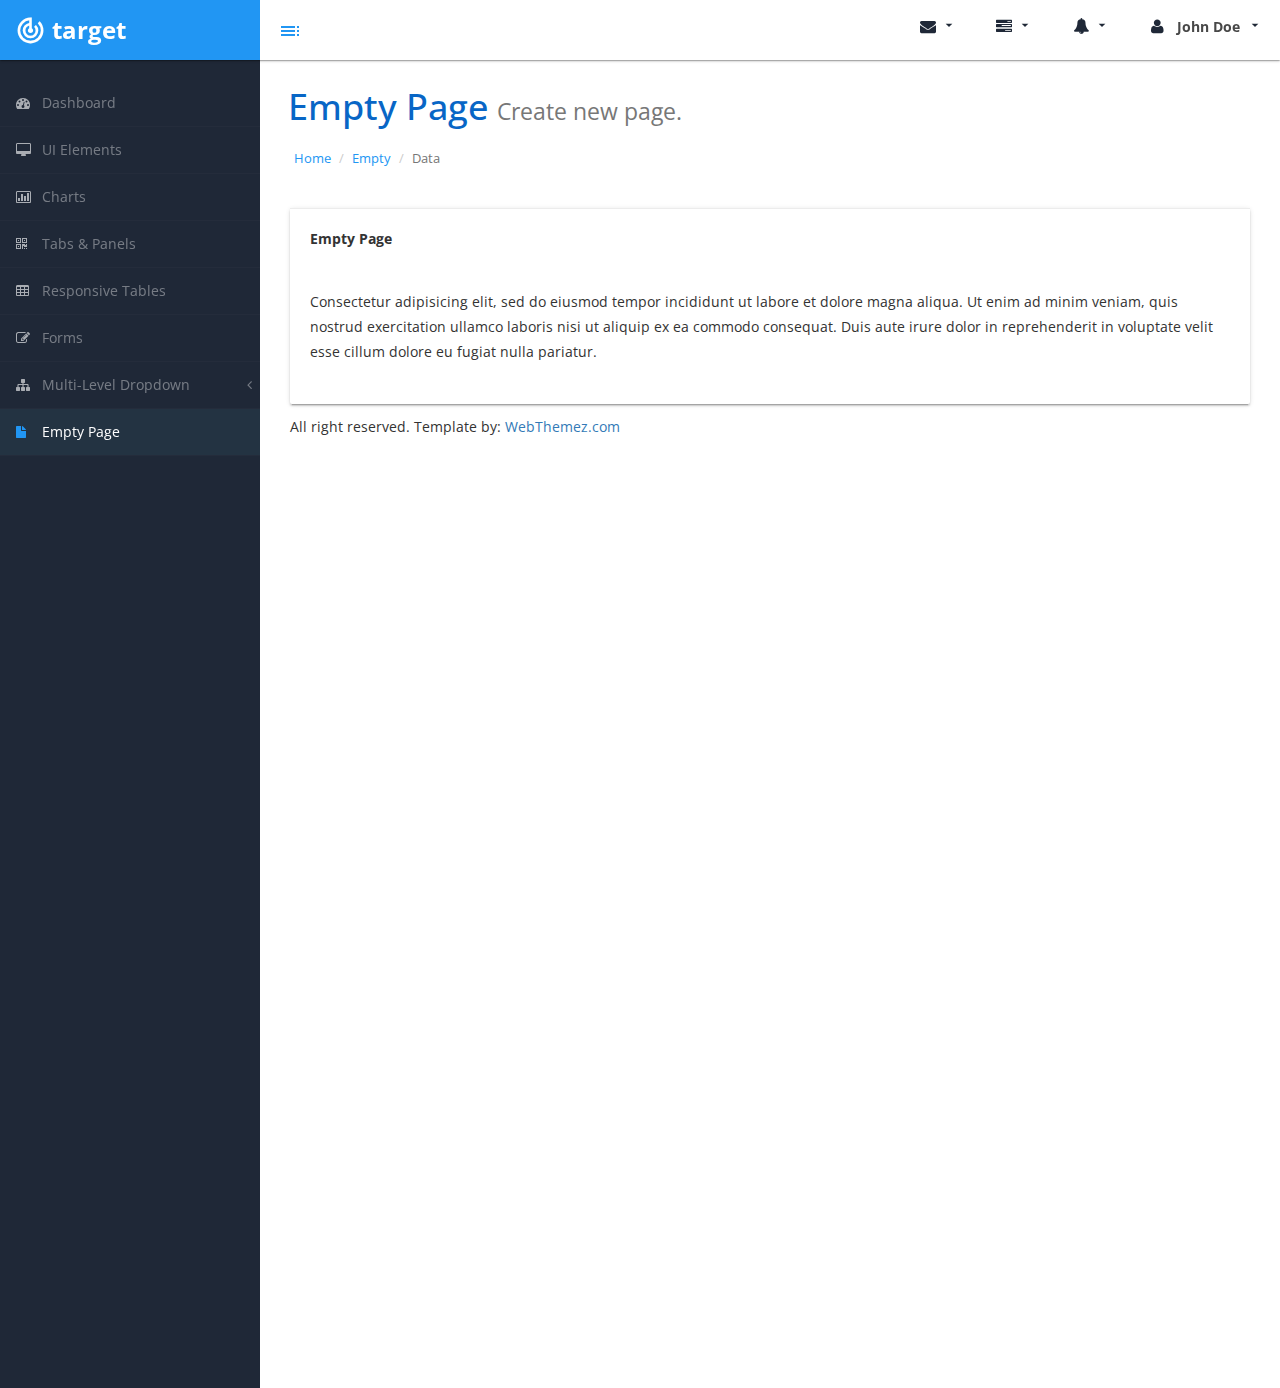
<file: empty.html>
﻿<!DOCTYPE html>
<html xmlns="http://www.w3.org/1999/xhtml">

<head>
    <meta charset="utf-8" />
    <meta name="viewport" content="width=device-width, initial-scale=1.0" />
    <title>Target Material Design Bootstrap Admin Template</title>
	
	<link href="https://fonts.googleapis.com/icon?family=Material+Icons" rel="stylesheet">
	<link rel="stylesheet" href="assets/materialize/css/materialize.min.css" media="screen,projection" />
    <!-- Bootstrap Styles-->
    <link href="assets/css/bootstrap.css" rel="stylesheet" />
    <!-- FontAwesome Styles-->
    <link href="assets/css/font-awesome.css" rel="stylesheet" />
    <!-- Morris Chart Styles-->
    <link href="assets/js/morris/morris-0.4.3.min.css" rel="stylesheet" />
    <!-- Custom Styles-->
    <link href="assets/css/custom-styles.css" rel="stylesheet" />
    <!-- Google Fonts-->
    <link href='http://fonts.googleapis.com/css?family=Open+Sans' rel='stylesheet' type='text/css' />
    <link rel="stylesheet" href="assets/js/Lightweight-Chart/cssCharts.css"> 
</head>
<body>
    <div id="wrapper">
        <nav class="navbar navbar-default top-navbar" role="navigation">
            <div class="navbar-header">
                <button type="button" class="navbar-toggle" data-toggle="collapse" data-target=".sidebar-collapse">
                    <span class="sr-only">Toggle navigation</span>
                    <span class="icon-bar"></span>
                    <span class="icon-bar"></span>
                    <span class="icon-bar"></span>
                </button>
                <a class="navbar-brand waves-effect waves-dark" href="index.html"><i class="large material-icons">track_changes</i> <strong>target</strong></a>
				
		<div id="sideNav" href=""><i class="material-icons dp48">toc</i></div>
            </div>

            <ul class="nav navbar-top-links navbar-right"> 
				<li><a class="dropdown-button waves-effect waves-dark" href="#!" data-activates="dropdown4"><i class="fa fa-envelope fa-fw"></i> <i class="material-icons right">arrow_drop_down</i></a></li>				
				<li><a class="dropdown-button waves-effect waves-dark" href="#!" data-activates="dropdown3"><i class="fa fa-tasks fa-fw"></i> <i class="material-icons right">arrow_drop_down</i></a></li>
				<li><a class="dropdown-button waves-effect waves-dark" href="#!" data-activates="dropdown2"><i class="fa fa-bell fa-fw"></i> <i class="material-icons right">arrow_drop_down</i></a></li>
				  <li><a class="dropdown-button waves-effect waves-dark" href="#!" data-activates="dropdown1"><i class="fa fa-user fa-fw"></i> <b>John Doe</b> <i class="material-icons right">arrow_drop_down</i></a></li>
            </ul>
        </nav>
		<!-- Dropdown Structure -->
<ul id="dropdown1" class="dropdown-content">
<li><a href="#"><i class="fa fa-user fa-fw"></i> My Profile</a>
</li>
<li><a href="#"><i class="fa fa-gear fa-fw"></i> Settings</a>
</li> 
<li><a href="#"><i class="fa fa-sign-out fa-fw"></i> Logout</a>
</li>
</ul>
<ul id="dropdown2" class="dropdown-content w250">
  <li>
                            <a href="#">
                                <div>
                                    <i class="fa fa-comment fa-fw"></i> New Comment
                                    <span class="pull-right text-muted small">4 min</span>
                                </div>
                            </a>
                        </li>
                        <li class="divider"></li>
                        <li>
                            <a href="#">
                                <div>
                                    <i class="fa fa-twitter fa-fw"></i> 3 New Followers
                                    <span class="pull-right text-muted small">12 min</span>
                                </div>
                            </a>
                        </li>
                        <li class="divider"></li>
                        <li>
                            <a href="#">
                                <div>
                                    <i class="fa fa-envelope fa-fw"></i> Message Sent
                                    <span class="pull-right text-muted small">4 min</span>
                                </div>
                            </a>
                        </li>
                        <li class="divider"></li>
                        <li>
                            <a href="#">
                                <div>
                                    <i class="fa fa-tasks fa-fw"></i> New Task
                                    <span class="pull-right text-muted small">4 min</span>
                                </div>
                            </a>
                        </li>
                        <li class="divider"></li>
                        <li>
                            <a href="#">
                                <div>
                                    <i class="fa fa-upload fa-fw"></i> Server Rebooted
                                    <span class="pull-right text-muted small">4 min</span>
                                </div>
                            </a>
                        </li>
                        <li class="divider"></li>
                        <li>
                            <a class="text-center" href="#">
                                <strong>See All Alerts</strong>
                                <i class="fa fa-angle-right"></i>
                            </a>
                        </li>
</ul>
<ul id="dropdown3" class="dropdown-content dropdown-tasks w250">
<li>
		<a href="#">
			<div>
				<p>
					<strong>Task 1</strong>
					<span class="pull-right text-muted">60% Complete</span>
				</p>
				<div class="progress progress-striped active">
					<div class="progress-bar progress-bar-success" role="progressbar" aria-valuenow="60" aria-valuemin="0" aria-valuemax="100" style="width: 60%">
						<span class="sr-only">60% Complete (success)</span>
					</div>
				</div>
			</div>
		</a>
	</li>
	<li class="divider"></li>
	<li>
		<a href="#">
			<div>
				<p>
					<strong>Task 2</strong>
					<span class="pull-right text-muted">28% Complete</span>
				</p>
				<div class="progress progress-striped active">
					<div class="progress-bar progress-bar-info" role="progressbar" aria-valuenow="28" aria-valuemin="0" aria-valuemax="100" style="width: 28%">
						<span class="sr-only">28% Complete</span>
					</div>
				</div>
			</div>
		</a>
	</li>
	<li class="divider"></li>
	<li>
		<a href="#">
			<div>
				<p>
					<strong>Task 3</strong>
					<span class="pull-right text-muted">60% Complete</span>
				</p>
				<div class="progress progress-striped active">
					<div class="progress-bar progress-bar-warning" role="progressbar" aria-valuenow="60" aria-valuemin="0" aria-valuemax="100" style="width: 60%">
						<span class="sr-only">60% Complete (warning)</span>
					</div>
				</div>
			</div>
		</a>
	</li>
	<li class="divider"></li>
	<li>
		<a href="#">
			<div>
				<p>
					<strong>Task 4</strong>
					<span class="pull-right text-muted">85% Complete</span>
				</p>
				<div class="progress progress-striped active">
					<div class="progress-bar progress-bar-danger" role="progressbar" aria-valuenow="85" aria-valuemin="0" aria-valuemax="100" style="width: 85%">
						<span class="sr-only">85% Complete (danger)</span>
					</div>
				</div>
			</div>
		</a>
	</li>
	<li class="divider"></li>
	<li>
</ul>   
<ul id="dropdown4" class="dropdown-content dropdown-tasks w250 taskList">
  <li>
                                <div>
                                    <strong>John Doe</strong>
                                    <span class="pull-right text-muted">
                                        <em>Today</em>
                                    </span>
                                </div>
                                <p>Lorem Ipsum has been the industry's standard dummy text ever since the 1500s...</p>
                            </a>
                        </li>
                        <li class="divider"></li>
                        <li>
                                <div>
                                    <strong>John Smith</strong>
                                    <span class="pull-right text-muted">
                                        <em>Yesterday</em>
                                    </span>
                                </div>
                                <p>Lorem Ipsum has been the industry's standard dummy text ever since an kwilnw...</p>
                            </a>
                        </li>
                        <li class="divider"></li>
                        <li>
                            <a href="#">
                                <div>
                                    <strong>John Smith</strong>
                                    <span class="pull-right text-muted">
                                        <em>Yesterday</em>
                                    </span>
                                </div>
                                <p>Lorem Ipsum has been the industry's standard dummy text ever since the...</p>
                            </a>
                        </li>
                        <li class="divider"></li>
                        <li>
                            <a class="text-center" href="#">
                                <strong>Read All Messages</strong>
                                <i class="fa fa-angle-right"></i>
                            </a>
                        </li>
</ul>  
	   <!--/. NAV TOP  -->
        <nav class="navbar-default navbar-side" role="navigation">
            <div class="sidebar-collapse">
                <ul class="nav" id="main-menu">

                    <li>
                        <a href="index.html" class="waves-effect waves-dark"><i class="fa fa-dashboard"></i> Dashboard</a>
                    </li>
                    <li>
                        <a href="ui-elements.html" class="waves-effect waves-dark"><i class="fa fa-desktop"></i> UI Elements</a>
                    </li>
					<li>
                        <a href="chart.html" class="waves-effect waves-dark"><i class="fa fa-bar-chart-o"></i> Charts</a>
                    </li>
                    <li>
                        <a href="tab-panel.html" class="waves-effect waves-dark"><i class="fa fa-qrcode"></i> Tabs & Panels</a>
                    </li>
                    
                    <li>
                        <a href="table.html" class="waves-effect waves-dark"><i class="fa fa-table"></i> Responsive Tables</a>
                    </li>
                    <li>
                        <a href="form.html" class="waves-effect waves-dark"><i class="fa fa-edit"></i> Forms </a>
                    </li>


                    <li>
                        <a href="#" class="waves-effect waves-dark"><i class="fa fa-sitemap"></i> Multi-Level Dropdown<span class="fa arrow"></span></a>
                        <ul class="nav nav-second-level">
                            <li>
                                <a href="#">Second Level Link</a>
                            </li>
                            <li>
                                <a href="#">Second Level Link</a>
                            </li>
                            <li>
                                <a href="#">Second Level Link<span class="fa arrow"></span></a>
                                <ul class="nav nav-third-level">
                                    <li>
                                        <a href="#">Third Level Link</a>
                                    </li>
                                    <li>
                                        <a href="#">Third Level Link</a>
                                    </li>
                                    <li>
                                        <a href="#">Third Level Link</a>
                                    </li>

                                </ul>

                            </li>
                        </ul>
                    </li>
                    <li>
                        <a class="active-menu waves-effect waves-dark" href="empty.html"><i class="fa fa-fw fa-file"></i> Empty Page</a>
                    </li>
                </ul>

            </div>

        </nav>
        <!-- /. NAV SIDE  -->
        <div id="page-wrapper">
		  <div class="header"> 
                        <h1 class="page-header">
                            Empty Page <small>Create new page.</small>
                        </h1>
						<ol class="breadcrumb">
					  <li><a href="#">Home</a></li>
					  <li><a href="#">Empty</a></li>
					  <li class="active">Data</li>
					</ol> 
									
		</div>
            <div id="page-inner"> 
			
			  <div class="row">
                    
                    <div class="col-md-12">
                    <div class="card">
                        <div class="card-action">
                         Empty Page
                        </div>        
                         <div class="card-content"> 
						 <p>Consectetur adipisicing elit, sed do eiusmod tempor incididunt ut labore et dolore magna aliqua. Ut enim ad minim veniam, quis nostrud exercitation ullamco laboris nisi ut aliquip ex ea commodo consequat. Duis aute irure dolor in reprehenderit in voluptate velit esse cillum dolore eu fugiat nulla pariatur.</p>
                           <div class="clearBoth"><br/></div>
						    
						 </div>
						 </div>
									
				 <footer><p>All right reserved. Template by: <a href="https://webthemez.com/admin-template/">WebThemez.com</a></p></footer>
				</div>
             <!-- /. PAGE INNER  -->
            </div>
         <!-- /. PAGE WRAPPER  -->
        </div>
     <!-- /. WRAPPER  -->
    <!-- JS Scripts-->
    <!-- jQuery Js -->
    <script src="assets/js/jquery-1.10.2.js"></script>
	
	<!-- Bootstrap Js -->
    <script src="assets/js/bootstrap.min.js"></script>
	
	<script src="assets/materialize/js/materialize.min.js"></script>
	
    <!-- Metis Menu Js -->
		<script src="assets/js/jquery.metisMenu.js"></script> 
    <!-- Custom Js -->
    <script src="assets/js/custom-scripts.js"></script> 
	
 

</body>

</html>
</file>
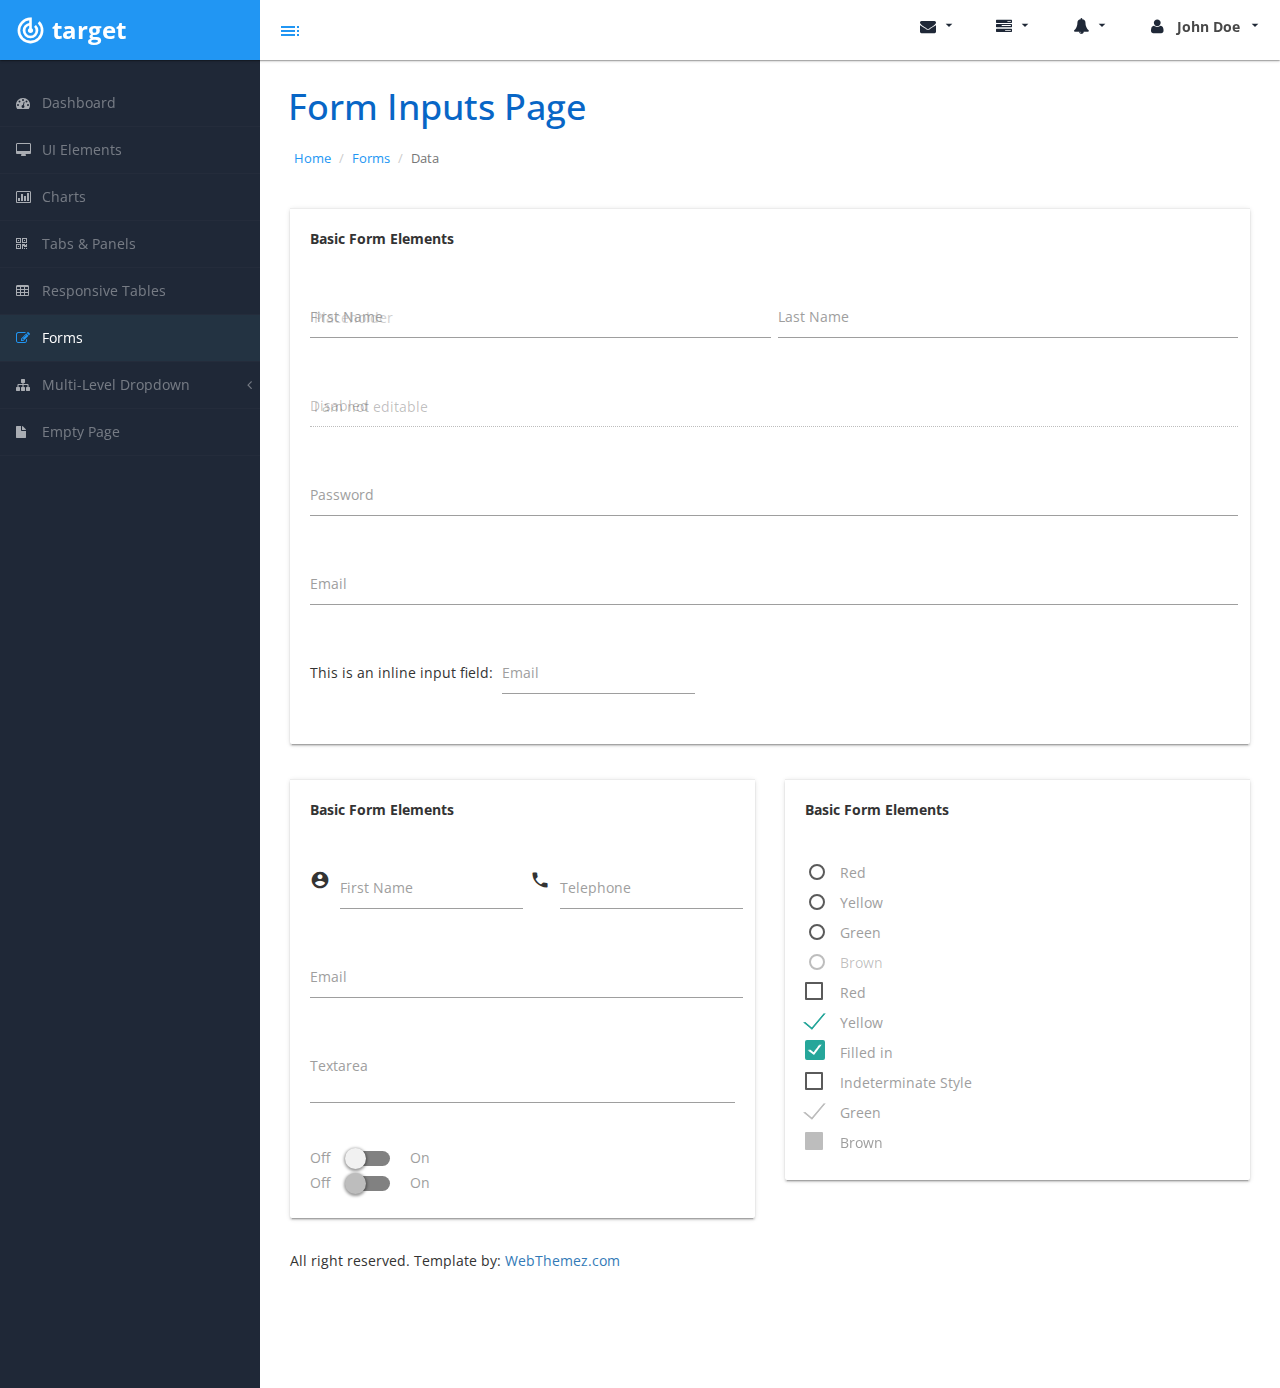
<file: form.html>
﻿<!DOCTYPE html>
<html xmlns="http://www.w3.org/1999/xhtml">

<head>
    <meta charset="utf-8" />
    <meta name="viewport" content="width=device-width, initial-scale=1.0" />
    <title>Target Material Design Bootstrap Admin Template</title>
	
	<link href="https://fonts.googleapis.com/icon?family=Material+Icons" rel="stylesheet">
	<link rel="stylesheet" href="assets/materialize/css/materialize.min.css" media="screen,projection" />
    <!-- Bootstrap Styles-->
    <link href="assets/css/bootstrap.css" rel="stylesheet" />
    <!-- FontAwesome Styles-->
    <link href="assets/css/font-awesome.css" rel="stylesheet" />
    <!-- Morris Chart Styles-->
    <link href="assets/js/morris/morris-0.4.3.min.css" rel="stylesheet" />
    <!-- Custom Styles-->
    <link href="assets/css/custom-styles.css" rel="stylesheet" />
    <!-- Google Fonts-->
    <link href='http://fonts.googleapis.com/css?family=Open+Sans' rel='stylesheet' type='text/css' />
    <link rel="stylesheet" href="assets/js/Lightweight-Chart/cssCharts.css"> 
</head>
<body>
    <div id="wrapper">
        <nav class="navbar navbar-default top-navbar" role="navigation">
            <div class="navbar-header">
                <button type="button" class="navbar-toggle" data-toggle="collapse" data-target=".sidebar-collapse">
                    <span class="sr-only">Toggle navigation</span>
                    <span class="icon-bar"></span>
                    <span class="icon-bar"></span>
                    <span class="icon-bar"></span>
                </button>
                <a class="navbar-brand waves-effect waves-dark" href="index.html"><i class="large material-icons">track_changes</i> <strong>target</strong></a>
				
		<div id="sideNav" href=""><i class="material-icons dp48">toc</i></div>
            </div>

            <ul class="nav navbar-top-links navbar-right"> 
				<li><a class="dropdown-button waves-effect waves-dark" href="#!" data-activates="dropdown4"><i class="fa fa-envelope fa-fw"></i> <i class="material-icons right">arrow_drop_down</i></a></li>				
				<li><a class="dropdown-button waves-effect waves-dark" href="#!" data-activates="dropdown3"><i class="fa fa-tasks fa-fw"></i> <i class="material-icons right">arrow_drop_down</i></a></li>
				<li><a class="dropdown-button waves-effect waves-dark" href="#!" data-activates="dropdown2"><i class="fa fa-bell fa-fw"></i> <i class="material-icons right">arrow_drop_down</i></a></li>
				  <li><a class="dropdown-button waves-effect waves-dark" href="#!" data-activates="dropdown1"><i class="fa fa-user fa-fw"></i> <b>John Doe</b> <i class="material-icons right">arrow_drop_down</i></a></li>
            </ul>
        </nav>
		<!-- Dropdown Structure -->
<ul id="dropdown1" class="dropdown-content">
<li><a href="#"><i class="fa fa-user fa-fw"></i> My Profile</a>
</li>
<li><a href="#"><i class="fa fa-gear fa-fw"></i> Settings</a>
</li> 
<li><a href="#"><i class="fa fa-sign-out fa-fw"></i> Logout</a>
</li>
</ul>
<ul id="dropdown2" class="dropdown-content w250">
  <li>
                            <a href="#">
                                <div>
                                    <i class="fa fa-comment fa-fw"></i> New Comment
                                    <span class="pull-right text-muted small">4 min</span>
                                </div>
                            </a>
                        </li>
                        <li class="divider"></li>
                        <li>
                            <a href="#">
                                <div>
                                    <i class="fa fa-twitter fa-fw"></i> 3 New Followers
                                    <span class="pull-right text-muted small">12 min</span>
                                </div>
                            </a>
                        </li>
                        <li class="divider"></li>
                        <li>
                            <a href="#">
                                <div>
                                    <i class="fa fa-envelope fa-fw"></i> Message Sent
                                    <span class="pull-right text-muted small">4 min</span>
                                </div>
                            </a>
                        </li>
                        <li class="divider"></li>
                        <li>
                            <a href="#">
                                <div>
                                    <i class="fa fa-tasks fa-fw"></i> New Task
                                    <span class="pull-right text-muted small">4 min</span>
                                </div>
                            </a>
                        </li>
                        <li class="divider"></li>
                        <li>
                            <a href="#">
                                <div>
                                    <i class="fa fa-upload fa-fw"></i> Server Rebooted
                                    <span class="pull-right text-muted small">4 min</span>
                                </div>
                            </a>
                        </li>
                        <li class="divider"></li>
                        <li>
                            <a class="text-center" href="#">
                                <strong>See All Alerts</strong>
                                <i class="fa fa-angle-right"></i>
                            </a>
                        </li>
</ul>
<ul id="dropdown3" class="dropdown-content dropdown-tasks w250">
<li>
		<a href="#">
			<div>
				<p>
					<strong>Task 1</strong>
					<span class="pull-right text-muted">60% Complete</span>
				</p>
				<div class="progress progress-striped active">
					<div class="progress-bar progress-bar-success" role="progressbar" aria-valuenow="60" aria-valuemin="0" aria-valuemax="100" style="width: 60%">
						<span class="sr-only">60% Complete (success)</span>
					</div>
				</div>
			</div>
		</a>
	</li>
	<li class="divider"></li>
	<li>
		<a href="#">
			<div>
				<p>
					<strong>Task 2</strong>
					<span class="pull-right text-muted">28% Complete</span>
				</p>
				<div class="progress progress-striped active">
					<div class="progress-bar progress-bar-info" role="progressbar" aria-valuenow="28" aria-valuemin="0" aria-valuemax="100" style="width: 28%">
						<span class="sr-only">28% Complete</span>
					</div>
				</div>
			</div>
		</a>
	</li>
	<li class="divider"></li>
	<li>
		<a href="#">
			<div>
				<p>
					<strong>Task 3</strong>
					<span class="pull-right text-muted">60% Complete</span>
				</p>
				<div class="progress progress-striped active">
					<div class="progress-bar progress-bar-warning" role="progressbar" aria-valuenow="60" aria-valuemin="0" aria-valuemax="100" style="width: 60%">
						<span class="sr-only">60% Complete (warning)</span>
					</div>
				</div>
			</div>
		</a>
	</li>
	<li class="divider"></li>
	<li>
		<a href="#">
			<div>
				<p>
					<strong>Task 4</strong>
					<span class="pull-right text-muted">85% Complete</span>
				</p>
				<div class="progress progress-striped active">
					<div class="progress-bar progress-bar-danger" role="progressbar" aria-valuenow="85" aria-valuemin="0" aria-valuemax="100" style="width: 85%">
						<span class="sr-only">85% Complete (danger)</span>
					</div>
				</div>
			</div>
		</a>
	</li>
	<li class="divider"></li>
	<li>
</ul>   
<ul id="dropdown4" class="dropdown-content dropdown-tasks w250 taskList">
  <li>
                                <div>
                                    <strong>John Doe</strong>
                                    <span class="pull-right text-muted">
                                        <em>Today</em>
                                    </span>
                                </div>
                                <p>Lorem Ipsum has been the industry's standard dummy text ever since the 1500s...</p>
                            </a>
                        </li>
                        <li class="divider"></li>
                        <li>
                                <div>
                                    <strong>John Smith</strong>
                                    <span class="pull-right text-muted">
                                        <em>Yesterday</em>
                                    </span>
                                </div>
                                <p>Lorem Ipsum has been the industry's standard dummy text ever since an kwilnw...</p>
                            </a>
                        </li>
                        <li class="divider"></li>
                        <li>
                            <a href="#">
                                <div>
                                    <strong>John Smith</strong>
                                    <span class="pull-right text-muted">
                                        <em>Yesterday</em>
                                    </span>
                                </div>
                                <p>Lorem Ipsum has been the industry's standard dummy text ever since the...</p>
                            </a>
                        </li>
                        <li class="divider"></li>
                        <li>
                            <a class="text-center" href="#">
                                <strong>Read All Messages</strong>
                                <i class="fa fa-angle-right"></i>
                            </a>
                        </li>
</ul>  
	   <!--/. NAV TOP  -->
        <!--/. NAV TOP  -->
        <nav class="navbar-default navbar-side" role="navigation">
            <div class="sidebar-collapse">
                <ul class="nav" id="main-menu">

                    <li>
                        <a href="index.html" class="waves-effect waves-dark"><i class="fa fa-dashboard"></i> Dashboard</a>
                    </li>
                    <li>
                        <a href="ui-elements.html" class="waves-effect waves-dark"><i class="fa fa-desktop"></i> UI Elements</a>
                    </li>
					<li>
                        <a href="chart.html" class="waves-effect waves-dark"><i class="fa fa-bar-chart-o"></i> Charts</a>
                    </li>
                    <li>
                        <a href="tab-panel.html" class="waves-effect waves-dark"><i class="fa fa-qrcode"></i> Tabs & Panels</a>
                    </li>
                    
                    <li>
                        <a href="table.html" class="waves-effect waves-dark"><i class="fa fa-table"></i> Responsive Tables</a>
                    </li>
                    <li>
                        <a href="form.html" class="active-menu waves-effect waves-dark"><i class="fa fa-edit"></i> Forms </a>
                    </li>


                    <li>
                        <a href="#" class="waves-effect waves-dark"><i class="fa fa-sitemap"></i> Multi-Level Dropdown<span class="fa arrow"></span></a>
                        <ul class="nav nav-second-level">
                            <li>
                                <a href="#">Second Level Link</a>
                            </li>
                            <li>
                                <a href="#">Second Level Link</a>
                            </li>
                            <li>
                                <a href="#" class="waves-effect waves-dark">Second Level Link<span class="fa arrow"></span></a>
                                <ul class="nav nav-third-level">
                                    <li>
                                        <a href="#">Third Level Link</a>
                                    </li>
                                    <li>
                                        <a href="#">Third Level Link</a>
                                    </li>
                                    <li>
                                        <a href="#">Third Level Link</a>
                                    </li>

                                </ul>

                            </li>
                        </ul>
                    </li>
                    <li>
                        <a href="empty.html" class="waves-effect waves-dark"><i class="fa fa-fw fa-file"></i> Empty Page</a>
                    </li>
                </ul>

            </div>

        </nav>
        <!-- /. NAV SIDE  -->
        <div id="page-wrapper" >
		  <div class="header"> 
                        <h1 class="page-header">
                             Form Inputs Page
                        </h1>
						<ol class="breadcrumb">
					  <li><a href="#">Home</a></li>
					  <li><a href="#">Forms</a></li>
					  <li class="active">Data</li>
					</ol> 
									
		</div>
		
            <div id="page-inner"> 
			 <div class="row">
			 <div class="col-lg-12">
			 <div class="card">
                        <div class="card-action">
                            Basic Form Elements
                        </div>
                        <div class="card-content">
    <form class="col s12">
      <div class="row">
        <div class="input-field col s6">
          <input placeholder="Placeholder" id="first_name" type="text" class="validate">
          <label for="first_name">First Name</label>
        </div>
        <div class="input-field col s6">
          <input id="last_name" type="text" class="validate">
          <label for="last_name">Last Name</label>
        </div>
      </div>
      <div class="row">
        <div class="input-field col s12">
          <input disabled value="I am not editable" id="disabled" type="text" class="validate">
          <label for="disabled">Disabled</label>
        </div>
      </div>
      <div class="row">
        <div class="input-field col s12">
          <input id="password" type="password" class="validate">
          <label for="password">Password</label>
        </div>
      </div>
      <div class="row">
        <div class="input-field col s12">
          <input id="email" type="email" class="validate">
          <label for="email">Email</label>
        </div>
      </div>
      <div class="row">
        <div class="col s12">
          This is an inline input field:
          <div class="input-field inline">
            <input id="email" type="email" class="validate">
            <label for="email" data-error="wrong" data-success="right">Email</label>
          </div>
        </div>
      </div>
    </form>
	<div class="clearBoth"></div>
  </div>
    </div>
 </div>	
	 </div>		
              <div class="row">
                <div class="col-lg-6">
                    <div class="card">
                        <div class="card-action">
                            Basic Form Elements
                        </div>
                        <div class="card-content">
                         	<form class="col s12">
								  <div class="row">
									<div class="input-field col s6">
									  <i class="material-icons prefix">account_circle</i>
									  <input id="icon_prefix" type="text" class="validate">
									  <label for="icon_prefix">First Name</label>
									</div>
									<div class="input-field col s6">
									  <i class="material-icons prefix">phone</i>
									  <input id="icon_telephone" type="tel" class="validate">
									  <label for="icon_telephone">Telephone</label>
									</div>
								  </div>
								</form>
								
								<form class="col s12">
								  <div class="row">
									<div class="input-field col s12">
									  <input id="email" type="email" class="validate">
									  <label for="email" data-error="wrong" data-success="right">Email</label>
									</div>
								  </div>
								</form>
								
								  <form class="col s12">
							  <div class="row">
								<div class="input-field col s12">
								  <textarea id="textarea1" class="materialize-textarea"></textarea>
								  <label for="textarea1">Textarea</label>
								</div>
							  </div>
							</form>
							  </form>
 
   <!-- Switch -->
  <div class="switch">
    <label>
      Off
      <input type="checkbox">
      <span class="lever"></span>
      On
    </label>
  </div>

  <!-- Disabled Switch -->
  <div class="switch">
    <label>
      Off
      <input disabled type="checkbox">
      <span class="lever"></span>
      On
    </label>
  </div>
							<div class="clearBoth"></div>
							</div>
							</div>
							</div>
							 <div class="col-lg-6">
                    <div class="card">
                        <div class="card-action">
                            Basic Form Elements
                        </div>
                        <div class="card-content">
						
								  <form action="#">
    <p>
      <input name="group1" type="radio" id="test1" />
      <label for="test1">Red</label>
    </p>
    <p>
      <input name="group1" type="radio" id="test2" />
      <label for="test2">Yellow</label>
    </p>
    <p>
      <input class="with-gap" name="group1" type="radio" id="test3"  />
      <label for="test3">Green</label>
    </p>
      <p>
        <input name="group1" type="radio" id="test4" disabled="disabled" />
        <label for="test4">Brown</label>
    </p>
  </form>
         <form action="#">
    <p>
      <input type="checkbox" id="test5" />
      <label for="test5">Red</label>
    </p>
    <p>
      <input type="checkbox" id="test6" checked="checked" />
      <label for="test6">Yellow</label>
    </p>
    <p>
      <input type="checkbox" class="filled-in" id="filled-in-box" checked="checked" />
      <label for="filled-in-box">Filled in</label>
    </p>
    <p>
      <input type="checkbox" id="indeterminate-checkbox" />
      <label for="indeterminate-checkbox">Indeterminate Style</label>
    </p>
    <p>
      <input type="checkbox" id="test7" checked="checked" disabled="disabled" />
      <label for="test7">Green</label>
    </p>
      <p>
        <input type="checkbox" id="test8" disabled="disabled" />
        <label for="test8">Brown</label>
    </p>

        
                                </div>
                               
                            </div>
                            <!-- /.row (nested) -->
                        </div>
                        <!-- /.panel-body -->
                    </div> 
                <!-- /.col-lg-12 --> 
			<footer><p>All right reserved. Template by: <a href="https://webthemez.com/admin-template/">WebThemez.com</a></p></footer>
			</div>
             <!-- /. PAGE INNER  -->
            </div>
         <!-- /. PAGE WRAPPER  -->
        </div>
     <!-- /. WRAPPER  -->
    <!-- JS Scripts-->
    <!-- jQuery Js -->
    <script src="assets/js/jquery-1.10.2.js"></script>
	
	<!-- Bootstrap Js -->
    <script src="assets/js/bootstrap.min.js"></script>
	
	<script src="assets/materialize/js/materialize.min.js"></script>
	
    <!-- Metis Menu Js -->
    <script src="assets/js/jquery.metisMenu.js"></script>
    <!-- Morris Chart Js -->
    <script src="assets/js/morris/raphael-2.1.0.min.js"></script>
    <script src="assets/js/morris/morris.js"></script>
	
	
	<script src="assets/js/easypiechart.js"></script>
	<script src="assets/js/easypiechart-data.js"></script>
	
	 <script src="assets/js/Lightweight-Chart/jquery.chart.js"></script>
	
    <!-- Custom Js -->
    <script src="assets/js/custom-scripts.js"></script> 
 

</body>

</html>
</file>
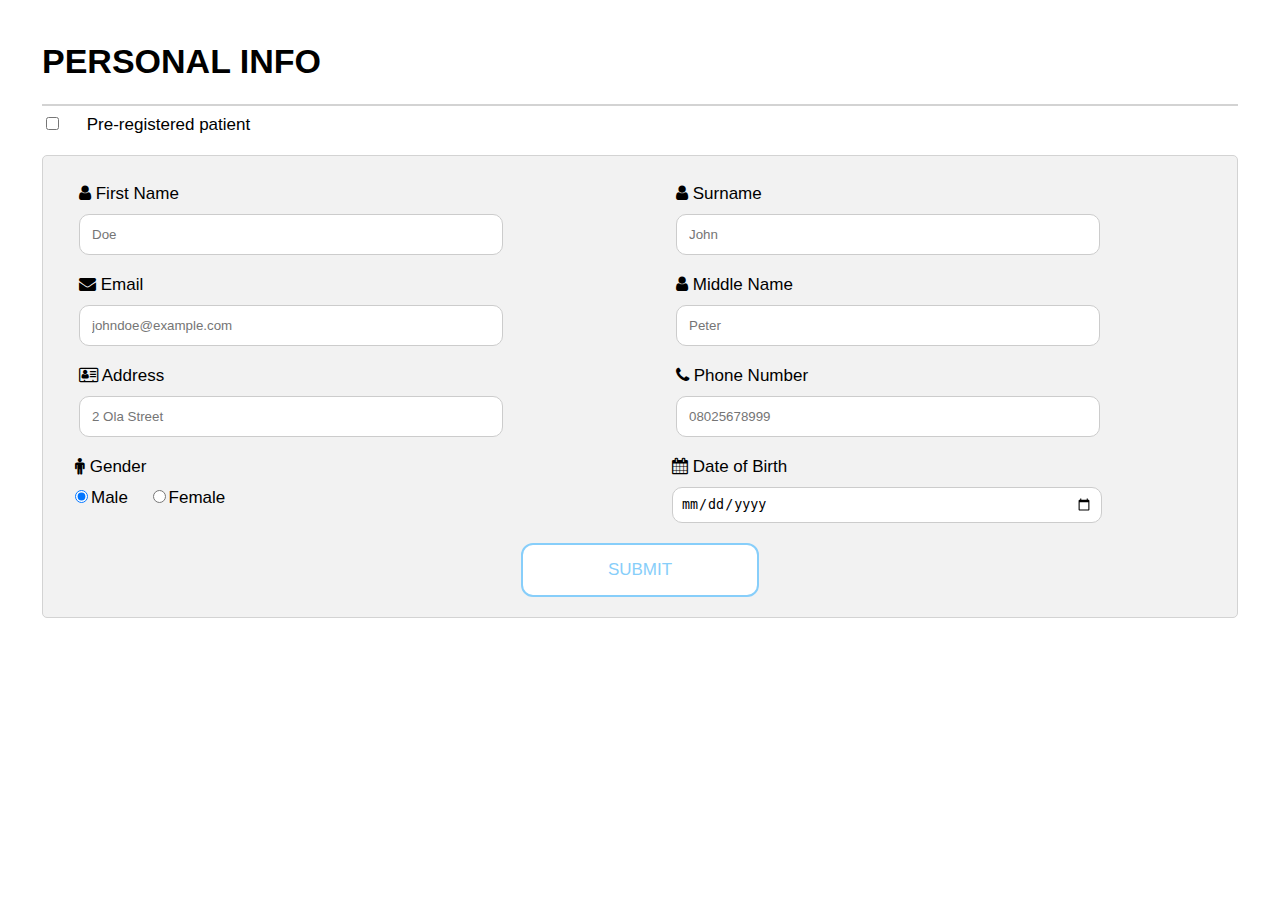
<file: Patient_form.html>
<html>
    <head>
        <title>Patient Form</title>
        <meta name="viewport" content="width=device-width, initial-scale=1">
        <link rel="stylesheet" href="style.css" type="text/css">
     
<link rel="stylesheet" href="https://cdnjs.cloudflare.com/ajax/libs/font-awesome/4.7.0/css/font-awesome.min.css">
    </head>
<body>
<h1><strong>PERSONAL INFO</strong></h1>
<hr>
<form action="/action_page.php">
  <input type="checkbox" id="patient_form" name="patient_form" value="Patient">
  <label for="patient_form" style=" margin-bottom: 10px;
  display:inline"></label> Pre-registered patient</label><br>
  <br>
<div class="container">
    
        <div class="row">
            <div class="col-50">
              <br>
              <label for="fname"><i class="fa fa-user"></i> First Name</label>
              <input type="text" id="fname" name="firstname" placeholder="Doe">
           
              <label for="email"><i class="fa fa-envelope"></i> Email</label>
              <input type="text" id="email" name="email" placeholder="johndoe@example.com">
              <label for="adr"><i class="fa fa-address-card-o"></i> Address</label>
              <input type="text" id="adr" name="address" placeholder="2 Ola Street">
              
              <div class="row">
                <div class="col-50">
                  <label for="gender"><i class="fa fa-male"></i> Gender</label>

                  <input type="radio"id= "gender" name="gender" value="male" checked>Male
                  <input type="radio"id= "gender" name="gender" value="female">Female
      
                </div>
              </div>
             
              
            </div>
          
  
            <div class="col-50">
              <br>
              <label for="sname"><i class="fa fa-user"></i> Surname</label>
              <input type="text" id="sname" name="surname" placeholder="John">
              <label for="mname"><i class="fa fa-user"></i> Middle Name</label>
              <input type="text" id="mname" name="middlename" placeholder="Peter">
              <label for="phone_no"><i class="fa fa-phone"></i> Phone Number</label>
              <input type="text" id="phone_no" name="phoneno" placeholder="08025678999">
              
              <div class="row">
                <div class="col-50">
                  <label for="year"><i class="fa fa-calendar"></i> Date of Birth</label>
                  <input type="date" id="years" name="year" placeholder="Year">
                </div>
              </div>
             
           </div>
           <br><br>
          
           <button type="submit" class="btn">SUBMIT</button>
           
    </div>
</form>
</div>
</body>
<!-- <br>
              
  <br><br> -->

</html>
</file>
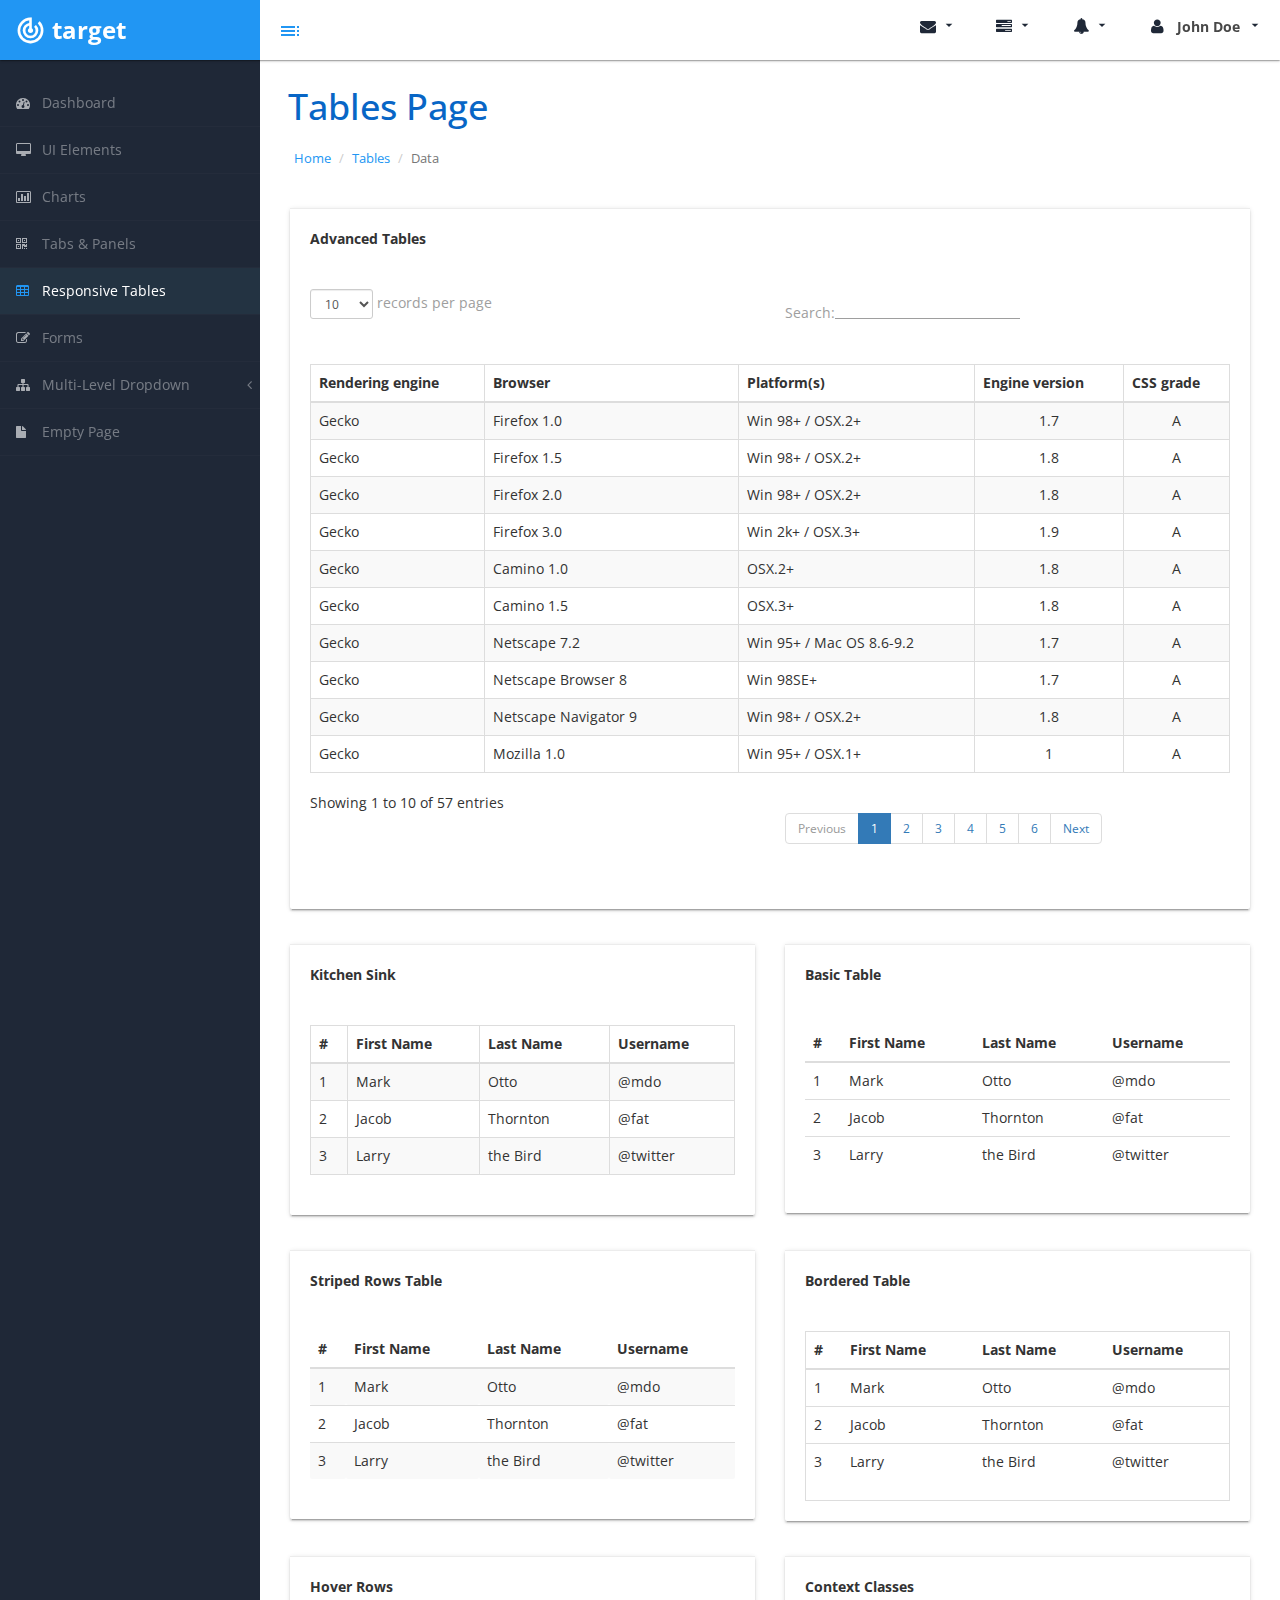
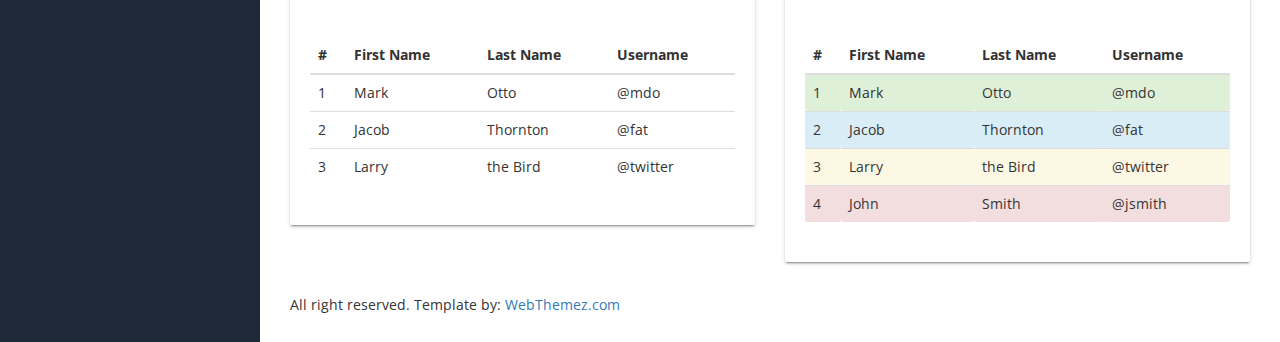
<file: table.html>
﻿<!DOCTYPE html>
<html xmlns="http://www.w3.org/1999/xhtml">

<head>
    <meta charset="utf-8" />
    <meta name="viewport" content="width=device-width, initial-scale=1.0" />
    <title>Track Material Design Bootstrap Admin Template</title>
	
	<link href="https://fonts.googleapis.com/icon?family=Material+Icons" rel="stylesheet">
	<link rel="stylesheet" href="assets/materialize/css/materialize.min.css" media="screen,projection" />
    <!-- Bootstrap Styles-->
    <link href="assets/css/bootstrap.css" rel="stylesheet" />
    <!-- FontAwesome Styles-->
    <link href="assets/css/font-awesome.css" rel="stylesheet" />
    <!-- Morris Chart Styles-->
    <link href="assets/js/morris/morris-0.4.3.min.css" rel="stylesheet" />
    <!-- Custom Styles-->
    <link href="assets/css/custom-styles.css" rel="stylesheet" />
    <!-- Google Fonts-->
    <link href='http://fonts.googleapis.com/css?family=Open+Sans' rel='stylesheet' type='text/css' />
    <link rel="stylesheet" href="assets/js/Lightweight-Chart/cssCharts.css"> 
</head>
<body>
    <div id="wrapper">
        <nav class="navbar navbar-default top-navbar" role="navigation">
            <div class="navbar-header">
                <button type="button" class="navbar-toggle" data-toggle="collapse" data-target=".sidebar-collapse">
                    <span class="sr-only">Toggle navigation</span>
                    <span class="icon-bar"></span>
                    <span class="icon-bar"></span>
                    <span class="icon-bar"></span>
                </button>
                <a class="navbar-brand waves-effect waves-dark" href="index.html"><i class="large material-icons">track_changes</i> <strong>target</strong></a>
				
		<div id="sideNav" href=""><i class="material-icons dp48">toc</i></div>
            </div>

            <ul class="nav navbar-top-links navbar-right"> 
				<li><a class="dropdown-button waves-effect waves-dark" href="#!" data-activates="dropdown4"><i class="fa fa-envelope fa-fw"></i> <i class="material-icons right">arrow_drop_down</i></a></li>				
				<li><a class="dropdown-button waves-effect waves-dark" href="#!" data-activates="dropdown3"><i class="fa fa-tasks fa-fw"></i> <i class="material-icons right">arrow_drop_down</i></a></li>
				<li><a class="dropdown-button waves-effect waves-dark" href="#!" data-activates="dropdown2"><i class="fa fa-bell fa-fw"></i> <i class="material-icons right">arrow_drop_down</i></a></li>
				  <li><a class="dropdown-button waves-effect waves-dark" href="#!" data-activates="dropdown1"><i class="fa fa-user fa-fw"></i> <b>John Doe</b> <i class="material-icons right">arrow_drop_down</i></a></li>
            </ul>
        </nav>
		<!-- Dropdown Structure -->
<ul id="dropdown1" class="dropdown-content">
<li><a href="#"><i class="fa fa-user fa-fw"></i> My Profile</a>
</li>
<li><a href="#"><i class="fa fa-gear fa-fw"></i> Settings</a>
</li> 
<li><a href="#"><i class="fa fa-sign-out fa-fw"></i> Logout</a>
</li>
</ul>
<ul id="dropdown2" class="dropdown-content w250">
  <li>
                            <a href="#">
                                <div>
                                    <i class="fa fa-comment fa-fw"></i> New Comment
                                    <span class="pull-right text-muted small">4 min</span>
                                </div>
                            </a>
                        </li>
                        <li class="divider"></li>
                        <li>
                            <a href="#">
                                <div>
                                    <i class="fa fa-twitter fa-fw"></i> 3 New Followers
                                    <span class="pull-right text-muted small">12 min</span>
                                </div>
                            </a>
                        </li>
                        <li class="divider"></li>
                        <li>
                            <a href="#">
                                <div>
                                    <i class="fa fa-envelope fa-fw"></i> Message Sent
                                    <span class="pull-right text-muted small">4 min</span>
                                </div>
                            </a>
                        </li>
                        <li class="divider"></li>
                        <li>
                            <a href="#">
                                <div>
                                    <i class="fa fa-tasks fa-fw"></i> New Task
                                    <span class="pull-right text-muted small">4 min</span>
                                </div>
                            </a>
                        </li>
                        <li class="divider"></li>
                        <li>
                            <a href="#">
                                <div>
                                    <i class="fa fa-upload fa-fw"></i> Server Rebooted
                                    <span class="pull-right text-muted small">4 min</span>
                                </div>
                            </a>
                        </li>
                        <li class="divider"></li>
                        <li>
                            <a class="text-center" href="#">
                                <strong>See All Alerts</strong>
                                <i class="fa fa-angle-right"></i>
                            </a>
                        </li>
</ul>
<ul id="dropdown3" class="dropdown-content dropdown-tasks w250">
<li>
		<a href="#">
			<div>
				<p>
					<strong>Task 1</strong>
					<span class="pull-right text-muted">60% Complete</span>
				</p>
				<div class="progress progress-striped active">
					<div class="progress-bar progress-bar-success" role="progressbar" aria-valuenow="60" aria-valuemin="0" aria-valuemax="100" style="width: 60%">
						<span class="sr-only">60% Complete (success)</span>
					</div>
				</div>
			</div>
		</a>
	</li>
	<li class="divider"></li>
	<li>
		<a href="#">
			<div>
				<p>
					<strong>Task 2</strong>
					<span class="pull-right text-muted">28% Complete</span>
				</p>
				<div class="progress progress-striped active">
					<div class="progress-bar progress-bar-info" role="progressbar" aria-valuenow="28" aria-valuemin="0" aria-valuemax="100" style="width: 28%">
						<span class="sr-only">28% Complete</span>
					</div>
				</div>
			</div>
		</a>
	</li>
	<li class="divider"></li>
	<li>
		<a href="#">
			<div>
				<p>
					<strong>Task 3</strong>
					<span class="pull-right text-muted">60% Complete</span>
				</p>
				<div class="progress progress-striped active">
					<div class="progress-bar progress-bar-warning" role="progressbar" aria-valuenow="60" aria-valuemin="0" aria-valuemax="100" style="width: 60%">
						<span class="sr-only">60% Complete (warning)</span>
					</div>
				</div>
			</div>
		</a>
	</li>
	<li class="divider"></li>
	<li>
		<a href="#">
			<div>
				<p>
					<strong>Task 4</strong>
					<span class="pull-right text-muted">85% Complete</span>
				</p>
				<div class="progress progress-striped active">
					<div class="progress-bar progress-bar-danger" role="progressbar" aria-valuenow="85" aria-valuemin="0" aria-valuemax="100" style="width: 85%">
						<span class="sr-only">85% Complete (danger)</span>
					</div>
				</div>
			</div>
		</a>
	</li>
	<li class="divider"></li>
	<li>
</ul>   
<ul id="dropdown4" class="dropdown-content dropdown-tasks w250 taskList">
  <li>
                                <div>
                                    <strong>John Doe</strong>
                                    <span class="pull-right text-muted">
                                        <em>Today</em>
                                    </span>
                                </div>
                                <p>Lorem Ipsum has been the industry's standard dummy text ever since the 1500s...</p>
                            </a>
                        </li>
                        <li class="divider"></li>
                        <li>
                                <div>
                                    <strong>John Smith</strong>
                                    <span class="pull-right text-muted">
                                        <em>Yesterday</em>
                                    </span>
                                </div>
                                <p>Lorem Ipsum has been the industry's standard dummy text ever since an kwilnw...</p>
                            </a>
                        </li>
                        <li class="divider"></li>
                        <li>
                            <a href="#">
                                <div>
                                    <strong>John Smith</strong>
                                    <span class="pull-right text-muted">
                                        <em>Yesterday</em>
                                    </span>
                                </div>
                                <p>Lorem Ipsum has been the industry's standard dummy text ever since the...</p>
                            </a>
                        </li>
                        <li class="divider"></li>
                        <li>
                            <a class="text-center" href="#">
                                <strong>Read All Messages</strong>
                                <i class="fa fa-angle-right"></i>
                            </a>
                        </li>
</ul>   
	   <!--/. NAV TOP  -->
        <!--/. NAV TOP  -->
        <nav class="navbar-default navbar-side" role="navigation">
            <div class="sidebar-collapse">
                <ul class="nav" id="main-menu">

                    <li>
                        <a href="index.html" class="waves-effect waves-dark"><i class="fa fa-dashboard"></i> Dashboard</a>
                    </li>
                    <li>
                        <a href="ui-elements.html" class="waves-effect waves-dark"><i class="fa fa-desktop"></i> UI Elements</a>
                    </li>
					<li>
                        <a href="chart.html" class="waves-effect waves-dark"><i class="fa fa-bar-chart-o"></i> Charts</a>
                    </li>
                    <li>
                        <a href="tab-panel.html" class="waves-effect waves-dark"><i class="fa fa-qrcode"></i> Tabs & Panels</a>
                    </li>
                    
                    <li>
                        <a href="table.html" class="active-menu waves-effect waves-dark"><i class="fa fa-table"></i> Responsive Tables</a>
                    </li>
                    <li>
                        <a href="form.html" class="waves-effect waves-dark"><i class="fa fa-edit"></i> Forms </a>
                    </li>


                    <li>
                        <a href="#" class="waves-effect waves-dark"><i class="fa fa-sitemap"></i> Multi-Level Dropdown<span class="fa arrow"></span></a>
                        <ul class="nav nav-second-level">
                            <li>
                                <a href="#">Second Level Link</a>
                            </li>
                            <li>
                                <a href="#">Second Level Link</a>
                            </li>
                            <li>
                                <a href="#">Second Level Link<span class="fa arrow"></span></a>
                                <ul class="nav nav-third-level">
                                    <li>
                                        <a href="#">Third Level Link</a>
                                    </li>
                                    <li>
                                        <a href="#">Third Level Link</a>
                                    </li>
                                    <li>
                                        <a href="#">Third Level Link</a>
                                    </li>

                                </ul>

                            </li>
                        </ul>
                    </li>
                    <li>
                        <a href="empty.html" class="waves-effect waves-dark"><i class="fa fa-fw fa-file"></i> Empty Page</a>
                    </li>
                </ul>

            </div>

        </nav>
        <!-- /. NAV SIDE  -->
        <div id="page-wrapper" >
		  <div class="header"> 
                        <h1 class="page-header">
                            Tables Page
                        </h1>
						<ol class="breadcrumb">
					  <li><a href="#">Home</a></li>
					  <li><a href="#">Tables</a></li>
					  <li class="active">Data</li>
					</ol> 
									
		</div>
		
            <div id="page-inner"> 
               
            <div class="row">
                <div class="col-md-12">
                    <!-- Advanced Tables -->
                    <div class="card">
                        <div class="card-action">
                             Advanced Tables
                        </div>
                        <div class="card-content">
                            <div class="table-responsive">
                                <table class="table table-striped table-bordered table-hover" id="dataTables-example">
                                    <thead>
                                        <tr>
                                            <th>Rendering engine</th>
                                            <th>Browser</th>
                                            <th>Platform(s)</th>
                                            <th>Engine version</th>
                                            <th>CSS grade</th>
                                        </tr>
                                    </thead>
                                    <tbody>
                                        <tr class="odd gradeX">
                                            <td>Trident</td>
                                            <td>Internet Explorer 4.0</td>
                                            <td>Win 95+</td>
                                            <td class="center">4</td>
                                            <td class="center">X</td>
                                        </tr>
                                        <tr class="even gradeC">
                                            <td>Trident</td>
                                            <td>Internet Explorer 5.0</td>
                                            <td>Win 95+</td>
                                            <td class="center">5</td>
                                            <td class="center">C</td>
                                        </tr>
                                        <tr class="odd gradeA">
                                            <td>Trident</td>
                                            <td>Internet Explorer 5.5</td>
                                            <td>Win 95+</td>
                                            <td class="center">5.5</td>
                                            <td class="center">A</td>
                                        </tr>
                                        <tr class="even gradeA">
                                            <td>Trident</td>
                                            <td>Internet Explorer 6</td>
                                            <td>Win 98+</td>
                                            <td class="center">6</td>
                                            <td class="center">A</td>
                                        </tr>
                                        <tr class="odd gradeA">
                                            <td>Trident</td>
                                            <td>Internet Explorer 7</td>
                                            <td>Win XP SP2+</td>
                                            <td class="center">7</td>
                                            <td class="center">A</td>
                                        </tr>
                                        <tr class="even gradeA">
                                            <td>Trident</td>
                                            <td>AOL browser (AOL desktop)</td>
                                            <td>Win XP</td>
                                            <td class="center">6</td>
                                            <td class="center">A</td>
                                        </tr>
                                        <tr class="gradeA">
                                            <td>Gecko</td>
                                            <td>Firefox 1.0</td>
                                            <td>Win 98+ / OSX.2+</td>
                                            <td class="center">1.7</td>
                                            <td class="center">A</td>
                                        </tr>
                                        <tr class="gradeA">
                                            <td>Gecko</td>
                                            <td>Firefox 1.5</td>
                                            <td>Win 98+ / OSX.2+</td>
                                            <td class="center">1.8</td>
                                            <td class="center">A</td>
                                        </tr>
                                        <tr class="gradeA">
                                            <td>Gecko</td>
                                            <td>Firefox 2.0</td>
                                            <td>Win 98+ / OSX.2+</td>
                                            <td class="center">1.8</td>
                                            <td class="center">A</td>
                                        </tr>
                                        <tr class="gradeA">
                                            <td>Gecko</td>
                                            <td>Firefox 3.0</td>
                                            <td>Win 2k+ / OSX.3+</td>
                                            <td class="center">1.9</td>
                                            <td class="center">A</td>
                                        </tr>
                                        <tr class="gradeA">
                                            <td>Gecko</td>
                                            <td>Camino 1.0</td>
                                            <td>OSX.2+</td>
                                            <td class="center">1.8</td>
                                            <td class="center">A</td>
                                        </tr>
                                        <tr class="gradeA">
                                            <td>Gecko</td>
                                            <td>Camino 1.5</td>
                                            <td>OSX.3+</td>
                                            <td class="center">1.8</td>
                                            <td class="center">A</td>
                                        </tr>
                                        <tr class="gradeA">
                                            <td>Gecko</td>
                                            <td>Netscape 7.2</td>
                                            <td>Win 95+ / Mac OS 8.6-9.2</td>
                                            <td class="center">1.7</td>
                                            <td class="center">A</td>
                                        </tr>
                                        <tr class="gradeA">
                                            <td>Gecko</td>
                                            <td>Netscape Browser 8</td>
                                            <td>Win 98SE+</td>
                                            <td class="center">1.7</td>
                                            <td class="center">A</td>
                                        </tr>
                                        <tr class="gradeA">
                                            <td>Gecko</td>
                                            <td>Netscape Navigator 9</td>
                                            <td>Win 98+ / OSX.2+</td>
                                            <td class="center">1.8</td>
                                            <td class="center">A</td>
                                        </tr>
                                        <tr class="gradeA">
                                            <td>Gecko</td>
                                            <td>Mozilla 1.0</td>
                                            <td>Win 95+ / OSX.1+</td>
                                            <td class="center">1</td>
                                            <td class="center">A</td>
                                        </tr>
                                        <tr class="gradeA">
                                            <td>Gecko</td>
                                            <td>Mozilla 1.1</td>
                                            <td>Win 95+ / OSX.1+</td>
                                            <td class="center">1.1</td>
                                            <td class="center">A</td>
                                        </tr>
                                        <tr class="gradeA">
                                            <td>Gecko</td>
                                            <td>Mozilla 1.2</td>
                                            <td>Win 95+ / OSX.1+</td>
                                            <td class="center">1.2</td>
                                            <td class="center">A</td>
                                        </tr>
                                        <tr class="gradeA">
                                            <td>Gecko</td>
                                            <td>Mozilla 1.3</td>
                                            <td>Win 95+ / OSX.1+</td>
                                            <td class="center">1.3</td>
                                            <td class="center">A</td>
                                        </tr>
                                        <tr class="gradeA">
                                            <td>Gecko</td>
                                            <td>Mozilla 1.4</td>
                                            <td>Win 95+ / OSX.1+</td>
                                            <td class="center">1.4</td>
                                            <td class="center">A</td>
                                        </tr>
                                        <tr class="gradeA">
                                            <td>Gecko</td>
                                            <td>Mozilla 1.5</td>
                                            <td>Win 95+ / OSX.1+</td>
                                            <td class="center">1.5</td>
                                            <td class="center">A</td>
                                        </tr>
                                        <tr class="gradeA">
                                            <td>Gecko</td>
                                            <td>Mozilla 1.6</td>
                                            <td>Win 95+ / OSX.1+</td>
                                            <td class="center">1.6</td>
                                            <td class="center">A</td>
                                        </tr>
                                        <tr class="gradeA">
                                            <td>Gecko</td>
                                            <td>Mozilla 1.7</td>
                                            <td>Win 98+ / OSX.1+</td>
                                            <td class="center">1.7</td>
                                            <td class="center">A</td>
                                        </tr>
                                        <tr class="gradeA">
                                            <td>Gecko</td>
                                            <td>Mozilla 1.8</td>
                                            <td>Win 98+ / OSX.1+</td>
                                            <td class="center">1.8</td>
                                            <td class="center">A</td>
                                        </tr>
                                        <tr class="gradeA">
                                            <td>Gecko</td>
                                            <td>Seamonkey 1.1</td>
                                            <td>Win 98+ / OSX.2+</td>
                                            <td class="center">1.8</td>
                                            <td class="center">A</td>
                                        </tr>
                                        <tr class="gradeA">
                                            <td>Gecko</td>
                                            <td>Epiphany 2.20</td>
                                            <td>Gnome</td>
                                            <td class="center">1.8</td>
                                            <td class="center">A</td>
                                        </tr>
                                        <tr class="gradeA">
                                            <td>Webkit</td>
                                            <td>Safari 1.2</td>
                                            <td>OSX.3</td>
                                            <td class="center">125.5</td>
                                            <td class="center">A</td>
                                        </tr>
                                        <tr class="gradeA">
                                            <td>Webkit</td>
                                            <td>Safari 1.3</td>
                                            <td>OSX.3</td>
                                            <td class="center">312.8</td>
                                            <td class="center">A</td>
                                        </tr>
                                        <tr class="gradeA">
                                            <td>Webkit</td>
                                            <td>Safari 2.0</td>
                                            <td>OSX.4+</td>
                                            <td class="center">419.3</td>
                                            <td class="center">A</td>
                                        </tr>
                                        <tr class="gradeA">
                                            <td>Webkit</td>
                                            <td>Safari 3.0</td>
                                            <td>OSX.4+</td>
                                            <td class="center">522.1</td>
                                            <td class="center">A</td>
                                        </tr>
                                        <tr class="gradeA">
                                            <td>Webkit</td>
                                            <td>OmniWeb 5.5</td>
                                            <td>OSX.4+</td>
                                            <td class="center">420</td>
                                            <td class="center">A</td>
                                        </tr>
                                        <tr class="gradeA">
                                            <td>Webkit</td>
                                            <td>iPod Touch / iPhone</td>
                                            <td>iPod</td>
                                            <td class="center">420.1</td>
                                            <td class="center">A</td>
                                        </tr>
                                        <tr class="gradeA">
                                            <td>Webkit</td>
                                            <td>S60</td>
                                            <td>S60</td>
                                            <td class="center">413</td>
                                            <td class="center">A</td>
                                        </tr>
                                        <tr class="gradeA">
                                            <td>Presto</td>
                                            <td>Opera 7.0</td>
                                            <td>Win 95+ / OSX.1+</td>
                                            <td class="center">-</td>
                                            <td class="center">A</td>
                                        </tr>
                                        <tr class="gradeA">
                                            <td>Presto</td>
                                            <td>Opera 7.5</td>
                                            <td>Win 95+ / OSX.2+</td>
                                            <td class="center">-</td>
                                            <td class="center">A</td>
                                        </tr>
                                        <tr class="gradeA">
                                            <td>Presto</td>
                                            <td>Opera 8.0</td>
                                            <td>Win 95+ / OSX.2+</td>
                                            <td class="center">-</td>
                                            <td class="center">A</td>
                                        </tr>
                                        <tr class="gradeA">
                                            <td>Presto</td>
                                            <td>Opera 8.5</td>
                                            <td>Win 95+ / OSX.2+</td>
                                            <td class="center">-</td>
                                            <td class="center">A</td>
                                        </tr>
                                        <tr class="gradeA">
                                            <td>Presto</td>
                                            <td>Opera 9.0</td>
                                            <td>Win 95+ / OSX.3+</td>
                                            <td class="center">-</td>
                                            <td class="center">A</td>
                                        </tr>
                                        <tr class="gradeA">
                                            <td>Presto</td>
                                            <td>Opera 9.2</td>
                                            <td>Win 88+ / OSX.3+</td>
                                            <td class="center">-</td>
                                            <td class="center">A</td>
                                        </tr>
                                        <tr class="gradeA">
                                            <td>Presto</td>
                                            <td>Opera 9.5</td>
                                            <td>Win 88+ / OSX.3+</td>
                                            <td class="center">-</td>
                                            <td class="center">A</td>
                                        </tr>
                                        <tr class="gradeA">
                                            <td>Presto</td>
                                            <td>Opera for Wii</td>
                                            <td>Wii</td>
                                            <td class="center">-</td>
                                            <td class="center">A</td>
                                        </tr>
                                        <tr class="gradeA">
                                            <td>Presto</td>
                                            <td>Nokia N800</td>
                                            <td>N800</td>
                                            <td class="center">-</td>
                                            <td class="center">A</td>
                                        </tr>
                                        <tr class="gradeA">
                                            <td>Presto</td>
                                            <td>Nintendo DS browser</td>
                                            <td>Nintendo DS</td>
                                            <td class="center">8.5</td>
                                            <td class="center">C/A<sup>1</sup>
                                            </td>
                                        </tr>
                                        <tr class="gradeC">
                                            <td>KHTML</td>
                                            <td>Konqureror 3.1</td>
                                            <td>KDE 3.1</td>
                                            <td class="center">3.1</td>
                                            <td class="center">C</td>
                                        </tr>
                                        <tr class="gradeA">
                                            <td>KHTML</td>
                                            <td>Konqureror 3.3</td>
                                            <td>KDE 3.3</td>
                                            <td class="center">3.3</td>
                                            <td class="center">A</td>
                                        </tr>
                                        <tr class="gradeA">
                                            <td>KHTML</td>
                                            <td>Konqureror 3.5</td>
                                            <td>KDE 3.5</td>
                                            <td class="center">3.5</td>
                                            <td class="center">A</td>
                                        </tr>
                                        <tr class="gradeX">
                                            <td>Tasman</td>
                                            <td>Internet Explorer 4.5</td>
                                            <td>Mac OS 8-9</td>
                                            <td class="center">-</td>
                                            <td class="center">X</td>
                                        </tr>
                                        <tr class="gradeC">
                                            <td>Tasman</td>
                                            <td>Internet Explorer 5.1</td>
                                            <td>Mac OS 7.6-9</td>
                                            <td class="center">1</td>
                                            <td class="center">C</td>
                                        </tr>
                                        <tr class="gradeC">
                                            <td>Tasman</td>
                                            <td>Internet Explorer 5.2</td>
                                            <td>Mac OS 8-X</td>
                                            <td class="center">1</td>
                                            <td class="center">C</td>
                                        </tr>
                                        <tr class="gradeA">
                                            <td>Misc</td>
                                            <td>NetFront 3.1</td>
                                            <td>Embedded devices</td>
                                            <td class="center">-</td>
                                            <td class="center">C</td>
                                        </tr>
                                        <tr class="gradeA">
                                            <td>Misc</td>
                                            <td>NetFront 3.4</td>
                                            <td>Embedded devices</td>
                                            <td class="center">-</td>
                                            <td class="center">A</td>
                                        </tr>
                                        <tr class="gradeX">
                                            <td>Misc</td>
                                            <td>Dillo 0.8</td>
                                            <td>Embedded devices</td>
                                            <td class="center">-</td>
                                            <td class="center">X</td>
                                        </tr>
                                        <tr class="gradeX">
                                            <td>Misc</td>
                                            <td>Links</td>
                                            <td>Text only</td>
                                            <td class="center">-</td>
                                            <td class="center">X</td>
                                        </tr>
                                        <tr class="gradeX">
                                            <td>Misc</td>
                                            <td>Lynx</td>
                                            <td>Text only</td>
                                            <td class="center">-</td>
                                            <td class="center">X</td>
                                        </tr>
                                        <tr class="gradeC">
                                            <td>Misc</td>
                                            <td>IE Mobile</td>
                                            <td>Windows Mobile 6</td>
                                            <td class="center">-</td>
                                            <td class="center">C</td>
                                        </tr>
                                        <tr class="gradeC">
                                            <td>Misc</td>
                                            <td>PSP browser</td>
                                            <td>PSP</td>
                                            <td class="center">-</td>
                                            <td class="center">C</td>
                                        </tr>
                                        <tr class="gradeU">
                                            <td>Other browsers</td>
                                            <td>All others</td>
                                            <td>-</td>
                                            <td class="center">-</td>
                                            <td class="center">U</td>
                                        </tr>
                                    </tbody>
                                </table>
                            </div>
                            
                        </div>
                    </div>
                    <!--End Advanced Tables -->
                </div>
            </div>
                <!-- /. ROW  -->
            <div class="row">
                <div class="col-md-6">
                  <!--   Kitchen Sink -->
                    <div class="card">
                        <div class="card-action">
                            Kitchen Sink
                        </div>
                        <div class="card-content">
                            <div class="table-responsive">
                                <table class="table table-striped table-bordered table-hover">
                                    <thead>
                                        <tr>
                                            <th>#</th>
                                            <th>First Name</th>
                                            <th>Last Name</th>
                                            <th>Username</th>
                                        </tr>
                                    </thead>
                                    <tbody>
                                        <tr>
                                            <td>1</td>
                                            <td>Mark</td>
                                            <td>Otto</td>
                                            <td>@mdo</td>
                                        </tr>
                                        <tr>
                                            <td>2</td>
                                            <td>Jacob</td>
                                            <td>Thornton</td>
                                            <td>@fat</td>
                                        </tr>
                                        <tr>
                                            <td>3</td>
                                            <td>Larry</td>
                                            <td>the Bird</td>
                                            <td>@twitter</td>
                                        </tr>
                                    </tbody>
                                </table>
                            </div>
                        </div>
                    </div>
                     <!-- End  Kitchen Sink -->
                </div>
                <div class="col-md-6">
                     <!--   Basic Table  -->
                    <div class="card">
                        <div class="card-action">
                            Basic Table
                        </div>
                        <div class="card-content">
                            <div class="table-responsive">
                                <table class="table">
                                    <thead>
                                        <tr>
                                            <th>#</th>
                                            <th>First Name</th>
                                            <th>Last Name</th>
                                            <th>Username</th>
                                        </tr>
                                    </thead>
                                    <tbody>
                                        <tr>
                                            <td>1</td>
                                            <td>Mark</td>
                                            <td>Otto</td>
                                            <td>@mdo</td>
                                        </tr>
                                        <tr>
                                            <td>2</td>
                                            <td>Jacob</td>
                                            <td>Thornton</td>
                                            <td>@fat</td>
                                        </tr>
                                        <tr>
                                            <td>3</td>
                                            <td>Larry</td>
                                            <td>the Bird</td>
                                            <td>@twitter</td>
                                        </tr>
                                    </tbody>
                                </table>
                            </div>
                        </div>
                    </div>
                      <!-- End  Basic Table  -->
                </div>
            </div>
                <!-- /. ROW  -->
            <div class="row">
                <div class="col-md-6">
                      <!--    Striped Rows Table  -->
                    <div class="card">
                        <div class="card-action">
                            Striped Rows Table
                        </div>
                        <div class="card-content">
                            <div class="table-responsive">
                                <table class="table table-striped">
                                    <thead>
                                        <tr>
                                            <th>#</th>
                                            <th>First Name</th>
                                            <th>Last Name</th>
                                            <th>Username</th>
                                        </tr>
                                    </thead>
                                    <tbody>
                                        <tr>
                                            <td>1</td>
                                            <td>Mark</td>
                                            <td>Otto</td>
                                            <td>@mdo</td>
                                        </tr>
                                        <tr>
                                            <td>2</td>
                                            <td>Jacob</td>
                                            <td>Thornton</td>
                                            <td>@fat</td>
                                        </tr>
                                        <tr>
                                            <td>3</td>
                                            <td>Larry</td>
                                            <td>the Bird</td>
                                            <td>@twitter</td>
                                        </tr>
                                    </tbody>
                                </table>
                            </div>
                        </div>
                    </div>
                    <!--  End  Striped Rows Table  -->
                </div>
                <div class="col-md-6">
                    <!--    Bordered Table  -->
                    <div class="card">
                        <div class="card-action">
                            Bordered Table
                        </div>
                        <!-- /.panel-heading -->
                        <div class="card-content">
                            <div class="table-responsive table-bordered">
                                <table class="table">
                                    <thead>
                                        <tr>
                                            <th>#</th>
                                            <th>First Name</th>
                                            <th>Last Name</th>
                                            <th>Username</th>
                                        </tr>
                                    </thead>
                                    <tbody>
                                        <tr>
                                            <td>1</td>
                                            <td>Mark</td>
                                            <td>Otto</td>
                                            <td>@mdo</td>
                                        </tr>
                                        <tr>
                                            <td>2</td>
                                            <td>Jacob</td>
                                            <td>Thornton</td>
                                            <td>@fat</td>
                                        </tr>
                                        <tr>
                                            <td>3</td>
                                            <td>Larry</td>
                                            <td>the Bird</td>
                                            <td>@twitter</td>
                                        </tr>
                                    </tbody>
                                </table>
                            </div>
                        </div>
                    </div>
                     <!--  End  Bordered Table  -->
                </div>
            </div>
                <!-- /. ROW  -->
            <div class="row">
                <div class="col-md-6">
                     <!--    Hover Rows  -->
                    <div class="card">
                        <div class="card-action">
                            Hover Rows
                        </div>
                        <div class="card-content">
                            <div class="table-responsive">
                                <table class="table table-hover">
                                    <thead>
                                        <tr>
                                            <th>#</th>
                                            <th>First Name</th>
                                            <th>Last Name</th>
                                            <th>Username</th>
                                        </tr>
                                    </thead>
                                    <tbody>
                                        <tr>
                                            <td>1</td>
                                            <td>Mark</td>
                                            <td>Otto</td>
                                            <td>@mdo</td>
                                        </tr>
                                        <tr>
                                            <td>2</td>
                                            <td>Jacob</td>
                                            <td>Thornton</td>
                                            <td>@fat</td>
                                        </tr>
                                        <tr>
                                            <td>3</td>
                                            <td>Larry</td>
                                            <td>the Bird</td>
                                            <td>@twitter</td>
                                        </tr>
                                    </tbody>
                                </table>
                            </div>
                        </div>
                    </div>
                    <!-- End  Hover Rows  -->
                </div>
                <div class="col-md-6">
                     <!--    Context Classes  -->
                    <div class="card">
                       
                        <div class="card-action">
                            Context Classes
                        </div>
                        
                        <div class="card-content">
                            <div class="table-responsive">
                                <table class="table">
                                    <thead>
                                        <tr>
                                            <th>#</th>
                                            <th>First Name</th>
                                            <th>Last Name</th>
                                            <th>Username</th>
                                        </tr>
                                    </thead>
                                    <tbody>
                                        <tr class="success">
                                            <td>1</td>
                                            <td>Mark</td>
                                            <td>Otto</td>
                                            <td>@mdo</td>
                                        </tr>
                                        <tr class="info">
                                            <td>2</td>
                                            <td>Jacob</td>
                                            <td>Thornton</td>
                                            <td>@fat</td>
                                        </tr>
                                        <tr class="warning">
                                            <td>3</td>
                                            <td>Larry</td>
                                            <td>the Bird</td>
                                            <td>@twitter</td>
                                        </tr>
                                        <tr class="danger">
                                            <td>4</td>
                                            <td>John</td>
                                            <td>Smith</td>
                                            <td>@jsmith</td>
                                        </tr>
                                    </tbody>
                                </table>
                            </div>
                        </div>
                    </div>
                    <!--  end  Context Classes  -->
                </div>
            </div>
                <!-- /. ROW  -->
         
               <footer><p>All right reserved. Template by: <a href="https://webthemez.com/admin-template/">WebThemez.com</a></p></footer>
    </div>
             <!-- /. PAGE INNER  -->
            </div>
         <!-- /. PAGE WRAPPER  -->
     <!-- /. WRAPPER  -->
    <!-- JS Scripts-->
 

    <!-- jQuery Js -->
    <script src="assets/js/jquery-1.10.2.js"></script>
	
	<!-- Bootstrap Js -->
    <script src="assets/js/bootstrap.min.js"></script>
	
	<script src="assets/materialize/js/materialize.min.js"></script>
	
    <!-- Metis Menu Js -->
    <script src="assets/js/jquery.metisMenu.js"></script>
    <!-- Morris Chart Js -->
    <script src="assets/js/morris/raphael-2.1.0.min.js"></script>
    <script src="assets/js/morris/morris.js"></script>
	
	
	<script src="assets/js/easypiechart.js"></script>
	<script src="assets/js/easypiechart-data.js"></script>
	
	 <script src="assets/js/Lightweight-Chart/jquery.chart.js"></script>
	 <!-- DATA TABLE SCRIPTS -->
    <script src="assets/js/dataTables/jquery.dataTables.js"></script>
    <script src="assets/js/dataTables/dataTables.bootstrap.js"></script>
        <script>
            $(document).ready(function () {
                $('#dataTables-example').dataTable();
            });
    </script>
    <!-- Custom Js -->
    <script src="assets/js/custom-scripts.js"></script> 
 

</body>

</html>
</file>
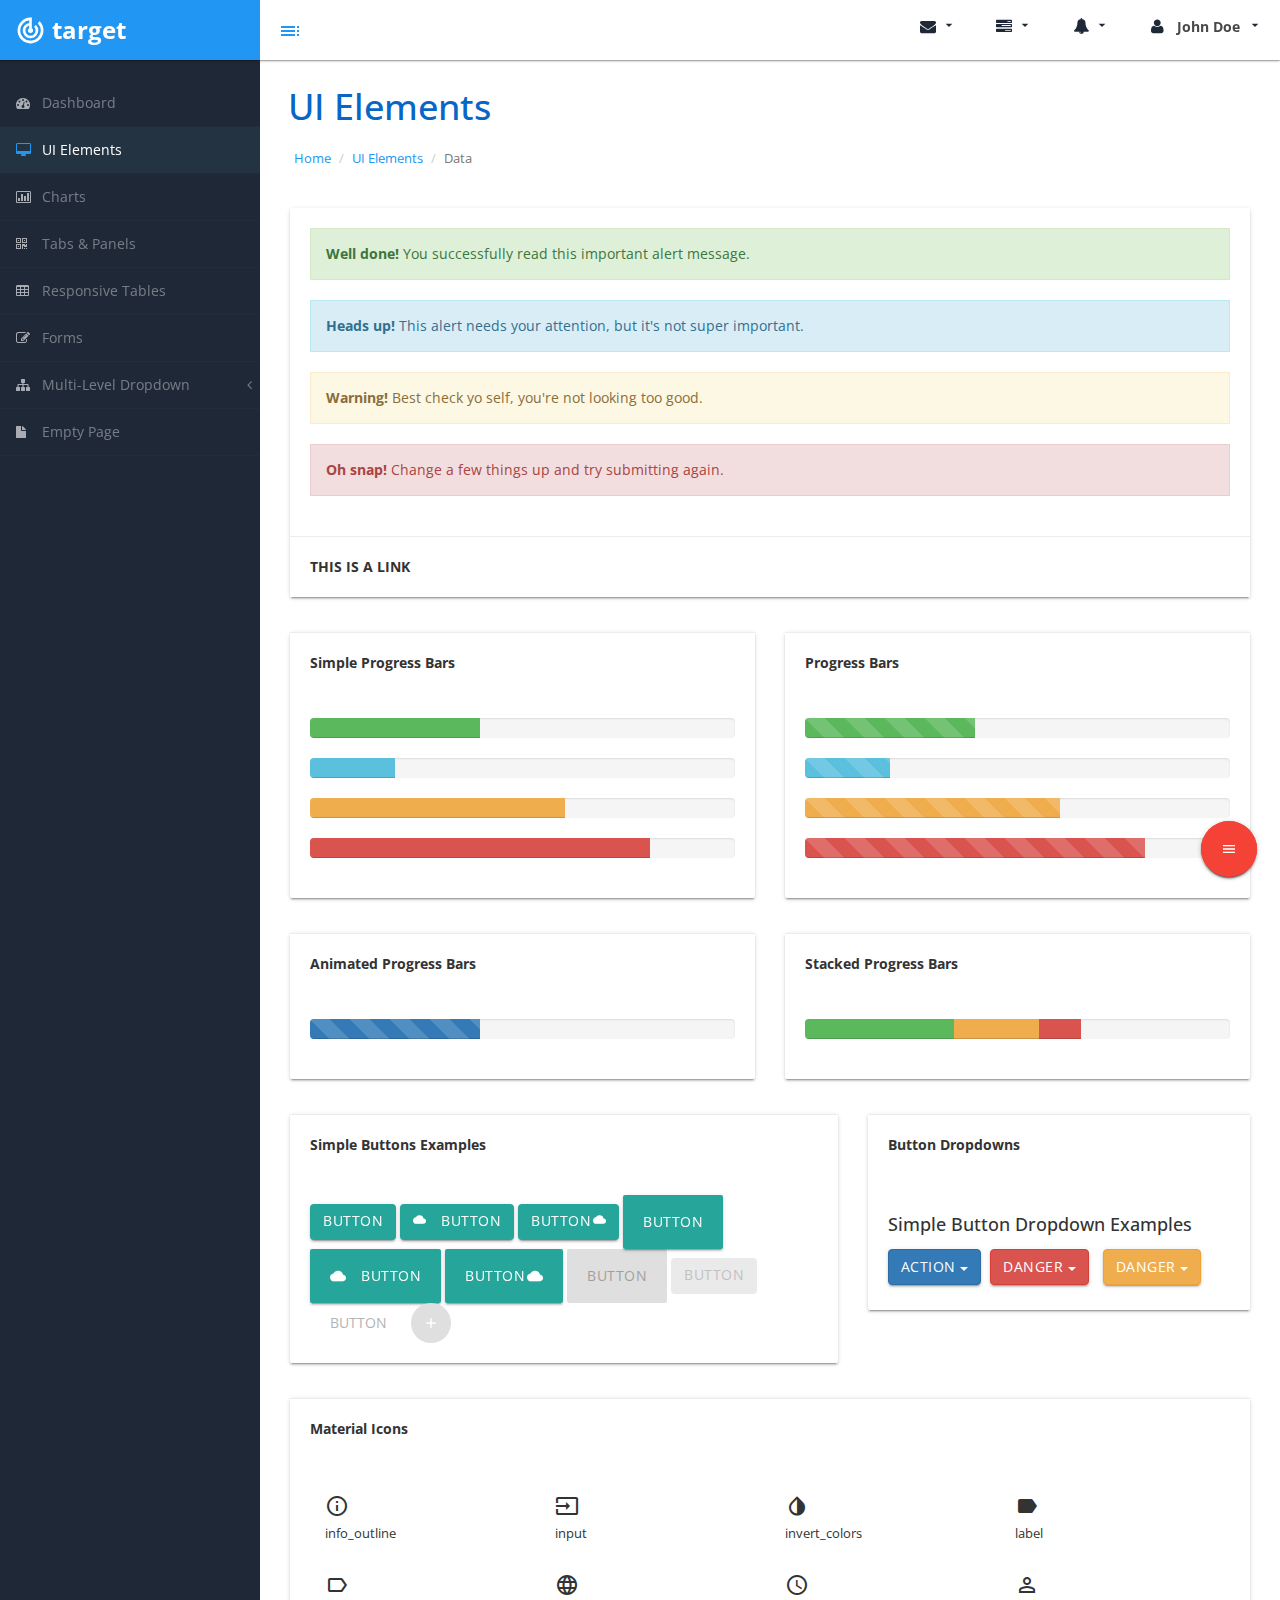
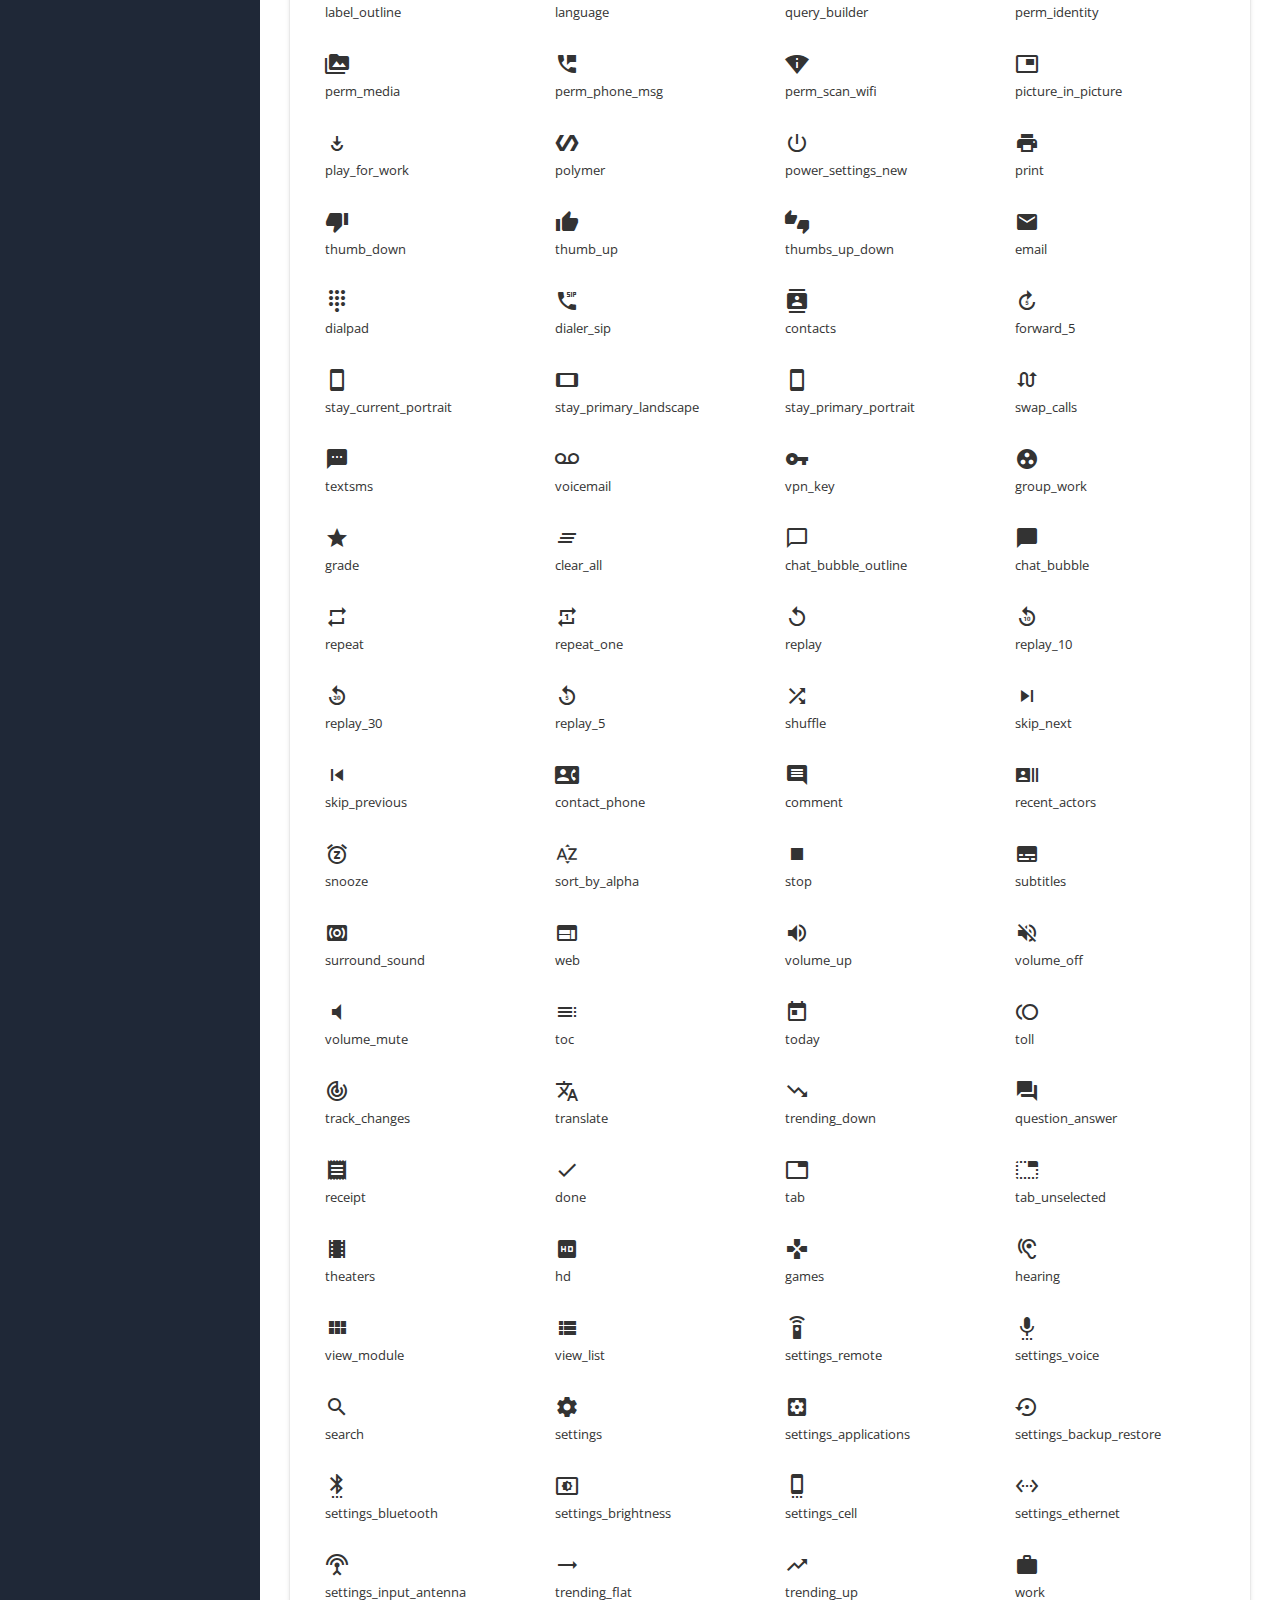
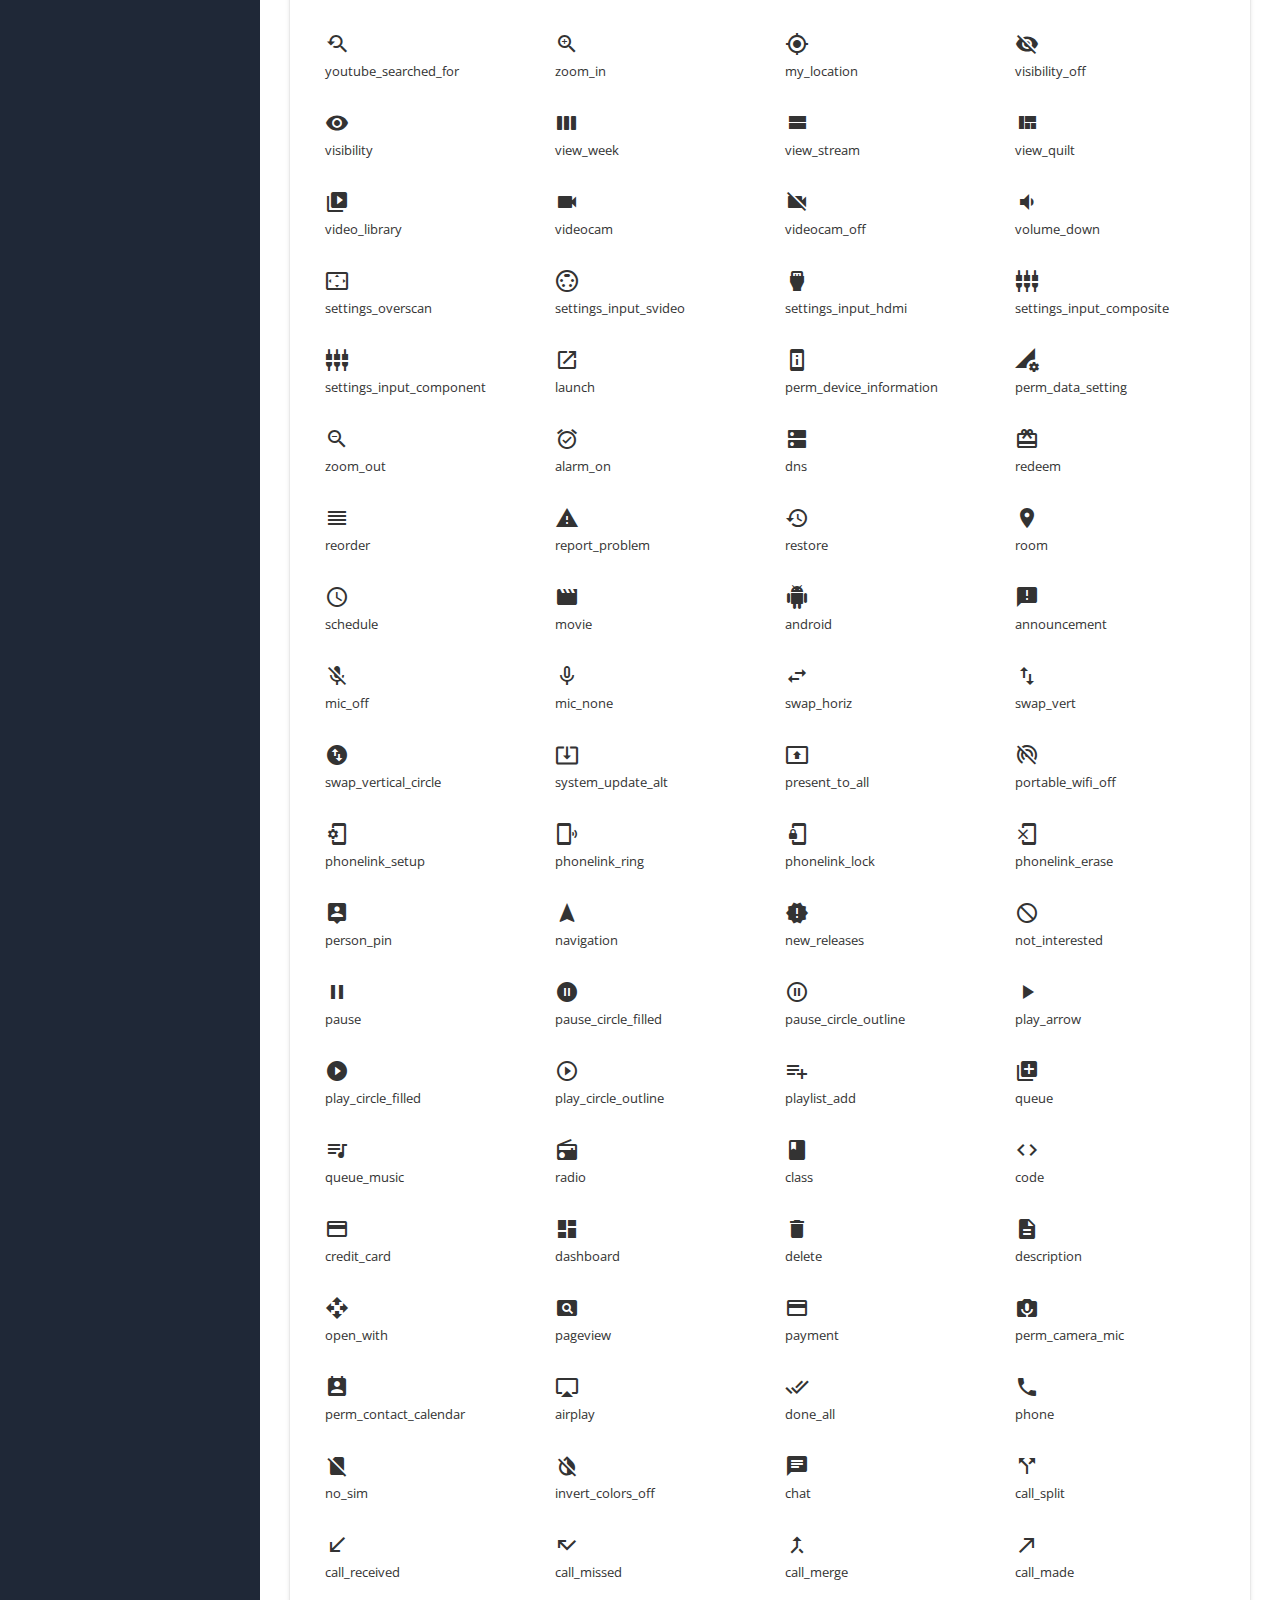
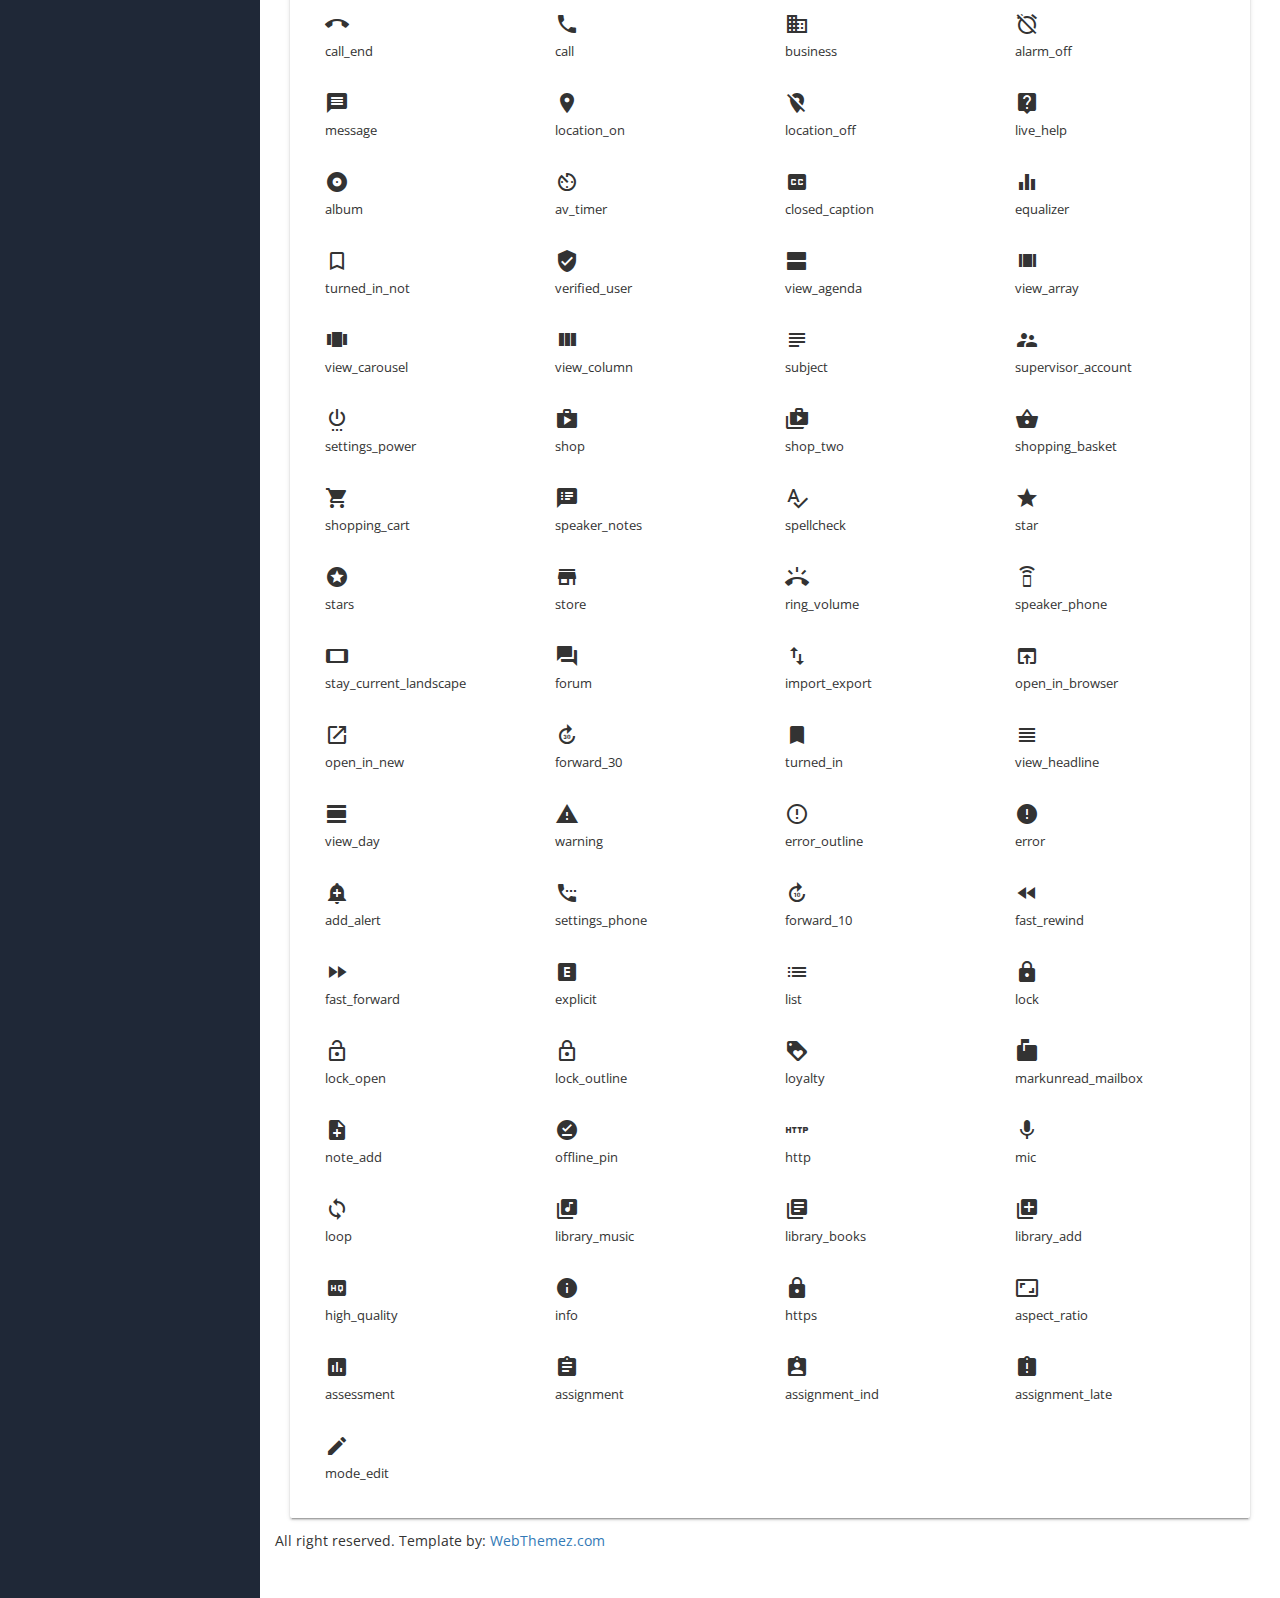
<file: ui-elements.html>
﻿<!DOCTYPE html>
<html xmlns="http://www.w3.org/1999/xhtml">

<head>
    <meta charset="utf-8" />
    <meta name="viewport" content="width=device-width, initial-scale=1.0" />
    <title>Target Material Design Bootstrap Admin Template</title>
	
	<link href="https://fonts.googleapis.com/icon?family=Material+Icons" rel="stylesheet">
	<link rel="stylesheet" href="assets/materialize/css/materialize.min.css" media="screen,projection" />
    <!-- Bootstrap Styles-->
    <link href="assets/css/bootstrap.css" rel="stylesheet" />
    <!-- FontAwesome Styles-->
    <link href="assets/css/font-awesome.css" rel="stylesheet" />
    <!-- Morris Chart Styles-->
    <link href="assets/js/morris/morris-0.4.3.min.css" rel="stylesheet" />
    <!-- Custom Styles-->
    <link href="assets/css/custom-styles.css" rel="stylesheet" />
    <!-- Google Fonts-->
    <link href='http://fonts.googleapis.com/css?family=Open+Sans' rel='stylesheet' type='text/css' />
    <link rel="stylesheet" href="assets/js/Lightweight-Chart/cssCharts.css"> 
</head>
<body>
    <div id="wrapper">
        <nav class="navbar navbar-default top-navbar" role="navigation">
            <div class="navbar-header">
                <button type="button" class="navbar-toggle" data-toggle="collapse" data-target=".sidebar-collapse">
                    <span class="sr-only">Toggle navigation</span>
                    <span class="icon-bar"></span>
                    <span class="icon-bar"></span>
                    <span class="icon-bar"></span>
                </button>
                <a class="navbar-brand waves-effect waves-dark" href="index.html"><i class="large material-icons">track_changes</i> <strong>target</strong></a>
				
		<div id="sideNav" href=""><i class="material-icons dp48">toc</i></div>
            </div>

            <ul class="nav navbar-top-links navbar-right"> 
				<li><a class="dropdown-button waves-effect waves-dark" href="#!" data-activates="dropdown4"><i class="fa fa-envelope fa-fw"></i> <i class="material-icons right">arrow_drop_down</i></a></li>				
				<li><a class="dropdown-button waves-effect waves-dark" href="#!" data-activates="dropdown3"><i class="fa fa-tasks fa-fw"></i> <i class="material-icons right">arrow_drop_down</i></a></li>
				<li><a class="dropdown-button waves-effect waves-dark" href="#!" data-activates="dropdown2"><i class="fa fa-bell fa-fw"></i> <i class="material-icons right">arrow_drop_down</i></a></li>
				  <li><a class="dropdown-button waves-effect waves-dark" href="#!" data-activates="dropdown1"><i class="fa fa-user fa-fw"></i> <b>John Doe</b> <i class="material-icons right">arrow_drop_down</i></a></li>
            </ul>
        </nav>
		<!-- Dropdown Structure -->
<ul id="dropdown1" class="dropdown-content">
<li><a href="#"><i class="fa fa-user fa-fw"></i> My Profile</a>
</li>
<li><a href="#"><i class="fa fa-gear fa-fw"></i> Settings</a>
</li> 
<li><a href="#"><i class="fa fa-sign-out fa-fw"></i> Logout</a>
</li>
</ul>
<ul id="dropdown2" class="dropdown-content w250">
  <li>
                            <a href="#">
                                <div>
                                    <i class="fa fa-comment fa-fw"></i> New Comment
                                    <span class="pull-right text-muted small">4 min</span>
                                </div>
                            </a>
                        </li>
                        <li class="divider"></li>
                        <li>
                            <a href="#">
                                <div>
                                    <i class="fa fa-twitter fa-fw"></i> 3 New Followers
                                    <span class="pull-right text-muted small">12 min</span>
                                </div>
                            </a>
                        </li>
                        <li class="divider"></li>
                        <li>
                            <a href="#">
                                <div>
                                    <i class="fa fa-envelope fa-fw"></i> Message Sent
                                    <span class="pull-right text-muted small">4 min</span>
                                </div>
                            </a>
                        </li>
                        <li class="divider"></li>
                        <li>
                            <a href="#">
                                <div>
                                    <i class="fa fa-tasks fa-fw"></i> New Task
                                    <span class="pull-right text-muted small">4 min</span>
                                </div>
                            </a>
                        </li>
                        <li class="divider"></li>
                        <li>
                            <a href="#">
                                <div>
                                    <i class="fa fa-upload fa-fw"></i> Server Rebooted
                                    <span class="pull-right text-muted small">4 min</span>
                                </div>
                            </a>
                        </li>
                        <li class="divider"></li>
                        <li>
                            <a class="text-center" href="#">
                                <strong>See All Alerts</strong>
                                <i class="fa fa-angle-right"></i>
                            </a>
                        </li>
</ul>
<ul id="dropdown3" class="dropdown-content dropdown-tasks w250">
<li>
		<a href="#">
			<div>
				<p>
					<strong>Task 1</strong>
					<span class="pull-right text-muted">60% Complete</span>
				</p>
				<div class="progress progress-striped active">
					<div class="progress-bar progress-bar-success" role="progressbar" aria-valuenow="60" aria-valuemin="0" aria-valuemax="100" style="width: 60%">
						<span class="sr-only">60% Complete (success)</span>
					</div>
				</div>
			</div>
		</a>
	</li>
	<li class="divider"></li>
	<li>
		<a href="#">
			<div>
				<p>
					<strong>Task 2</strong>
					<span class="pull-right text-muted">28% Complete</span>
				</p>
				<div class="progress progress-striped active">
					<div class="progress-bar progress-bar-info" role="progressbar" aria-valuenow="28" aria-valuemin="0" aria-valuemax="100" style="width: 28%">
						<span class="sr-only">28% Complete</span>
					</div>
				</div>
			</div>
		</a>
	</li>
	<li class="divider"></li>
	<li>
		<a href="#">
			<div>
				<p>
					<strong>Task 3</strong>
					<span class="pull-right text-muted">60% Complete</span>
				</p>
				<div class="progress progress-striped active">
					<div class="progress-bar progress-bar-warning" role="progressbar" aria-valuenow="60" aria-valuemin="0" aria-valuemax="100" style="width: 60%">
						<span class="sr-only">60% Complete (warning)</span>
					</div>
				</div>
			</div>
		</a>
	</li>
	<li class="divider"></li>
	<li>
		<a href="#">
			<div>
				<p>
					<strong>Task 4</strong>
					<span class="pull-right text-muted">85% Complete</span>
				</p>
				<div class="progress progress-striped active">
					<div class="progress-bar progress-bar-danger" role="progressbar" aria-valuenow="85" aria-valuemin="0" aria-valuemax="100" style="width: 85%">
						<span class="sr-only">85% Complete (danger)</span>
					</div>
				</div>
			</div>
		</a>
	</li>
	<li class="divider"></li>
	<li>
</ul>   
<ul id="dropdown4" class="dropdown-content dropdown-tasks w250 taskList">
  <li>
                                <div>
                                    <strong>John Doe</strong>
                                    <span class="pull-right text-muted">
                                        <em>Today</em>
                                    </span>
                                </div>
                                <p>Lorem Ipsum has been the industry's standard dummy text ever since the 1500s...</p>
                            </a>
                        </li>
                        <li class="divider"></li>
                        <li>
                                <div>
                                    <strong>John Smith</strong>
                                    <span class="pull-right text-muted">
                                        <em>Yesterday</em>
                                    </span>
                                </div>
                                <p>Lorem Ipsum has been the industry's standard dummy text ever since an kwilnw...</p>
                            </a>
                        </li>
                        <li class="divider"></li>
                        <li>
                            <a href="#">
                                <div>
                                    <strong>John Smith</strong>
                                    <span class="pull-right text-muted">
                                        <em>Yesterday</em>
                                    </span>
                                </div>
                                <p>Lorem Ipsum has been the industry's standard dummy text ever since the...</p>
                            </a>
                        </li>
                        <li class="divider"></li>
                        <li>
                            <a class="text-center" href="#">
                                <strong>Read All Messages</strong>
                                <i class="fa fa-angle-right"></i>
                            </a>
                        </li>
</ul>  
	   <!--/. NAV TOP  -->
        <!--/. NAV TOP  -->
        <nav class="navbar-default navbar-side" role="navigation">
            <div class="sidebar-collapse">
                <ul class="nav" id="main-menu">

                    <li>
                        <a href="index.html" class="waves-effect waves-dark"><i class="fa fa-dashboard"></i> Dashboard</a>
                    </li>
                    <li>
                        <a href="ui-elements.html" class="active-menu waves-effect waves-dark"><i class="fa fa-desktop"></i> UI Elements</a>
                    </li>
					<li>
                        <a href="chart.html" class="waves-effect waves-dark"><i class="fa fa-bar-chart-o"></i> Charts</a>
                    </li>
                    <li>
                        <a href="tab-panel.html" class="waves-effect waves-dark"><i class="fa fa-qrcode"></i> Tabs & Panels</a>
                    </li>
                    
                    <li>
                        <a href="table.html" class="waves-effect waves-dark"><i class="fa fa-table"></i> Responsive Tables</a>
                    </li>
                    <li>
                        <a href="form.html" class="waves-effect waves-dark"><i class="fa fa-edit"></i> Forms </a>
                    </li>


                    <li>
                        <a href="#" class="waves-effect waves-dark"><i class="fa fa-sitemap"></i> Multi-Level Dropdown<span class="fa arrow"></span></a>
                        <ul class="nav nav-second-level">
                            <li>
                                <a href="#">Second Level Link</a>
                            </li>
                            <li>
                                <a href="#">Second Level Link</a>
                            </li>
                            <li>
                                <a href="#">Second Level Link<span class="fa arrow"></span></a>
                                <ul class="nav nav-third-level">
                                    <li>
                                        <a href="#">Third Level Link</a>
                                    </li>
                                    <li>
                                        <a href="#">Third Level Link</a>
                                    </li>
                                    <li>
                                        <a href="#">Third Level Link</a>
                                    </li>

                                </ul>

                            </li>
                        </ul>
                    </li>
                    <li>
                        <a href="empty.html" class="waves-effect waves-dark"><i class="fa fa-fw fa-file"></i> Empty Page</a>
                    </li>
                </ul>

            </div>

        </nav>
        <!-- /. NAV SIDE  -->
        <div id="page-wrapper">
		  <div class="header"> 
                        <h1 class="page-header">
                           UI Elements 
                        </h1>
						<ol class="breadcrumb">
					  <li><a href="#">Home</a></li>
					  <li><a href="#">UI Elements </a></li>
					  <li class="active">Data</li>
					</ol> 
									
		</div>
            <div id="page-inner"> 
				 
				
			<div class="row">

			  <div class="col-md-12">
	               <div class="card">
	<div class="card-content">
	   <div class="alert alert-success">
									<strong>Well done!</strong> You successfully read this important alert message.
								</div>
								<div class="alert alert-info">
									<strong>Heads up!</strong> This alert needs your attention, but it's not super important.
								</div>
								<div class="alert alert-warning">
									<strong>Warning!</strong> Best check yo self, you're not looking too good.
								</div>
								<div class="alert alert-danger">
									<strong>Oh snap!</strong> Change a few things up and try submitting again.
								</div>
	</div>
	<div class="card-action">
	  <b>This is a link</b> 
	</div>
  </div>
			</div>	




		  
				</div>								
									
				  <div class="row">
                    <div class="col-md-6">
                        <div class="card">
                        <div class="card-action">
                            Simple Progress Bars 
                        </div>
                       
                        <div class="card-content">
                       <div class="progress">
  <div class="progress-bar progress-bar-success" role="progressbar" aria-valuenow="40" aria-valuemin="0" aria-valuemax="100" style="width: 40%">
    <span class="sr-only">40% Complete (success)</span>
  </div>
</div>
<div class="progress">
  <div class="progress-bar progress-bar-info" role="progressbar" aria-valuenow="20" aria-valuemin="0" aria-valuemax="100" style="width: 20%">
    <span class="sr-only">20% Complete</span>
  </div>
</div>
<div class="progress">
  <div class="progress-bar progress-bar-warning" role="progressbar" aria-valuenow="60" aria-valuemin="0" aria-valuemax="100" style="width: 60%">
    <span class="sr-only">60% Complete (warning)</span>
  </div>
</div>
<div class="progress">
  <div class="progress-bar progress-bar-danger" role="progressbar" aria-valuenow="80" aria-valuemin="0" aria-valuemax="100" style="width: 80%">
    <span class="sr-only">80% Complete</span>
  </div>
</div>
                            </div>
                            </div>
                    </div>
                    <div class="col-md-6">
                        <div class="card">
                        <div class="card-action">
                            Progress Bars 
                        </div>
                       
                        <div class="card-content">
                       <div class="progress progress-striped">
  <div class="progress-bar progress-bar-success" role="progressbar" aria-valuenow="40" aria-valuemin="0" aria-valuemax="100" style="width: 40%">
    <span class="sr-only">40% Complete (success)</span>
  </div>
</div>
<div class="progress progress-striped">
  <div class="progress-bar progress-bar-info" role="progressbar" aria-valuenow="20" aria-valuemin="0" aria-valuemax="100" style="width: 20%">
    <span class="sr-only">20% Complete</span>
  </div>
</div>
<div class="progress progress-striped">
  <div class="progress-bar progress-bar-warning" role="progressbar" aria-valuenow="60" aria-valuemin="0" aria-valuemax="100" style="width: 60%">
    <span class="sr-only">60% Complete (warning)</span>
  </div>
</div>
<div class="progress progress-striped">
  <div class="progress-bar progress-bar-danger" role="progressbar" aria-valuenow="80" aria-valuemin="0" aria-valuemax="100" style="width: 80%">
    <span class="sr-only">80% Complete</span>
  </div>
</div>
                            </div>
                            </div>
                    </div>
                </div>
                 <!-- /. ROW  -->
				 	<div class="row">
                    <div class="col-md-6">
                        <div class="card">
                        <div class="card-action">
                            Animated Progress Bars 
                        </div>
                       
                        <div class="card-content">
                       <div class="progress progress-striped active">
  <div class="progress-bar progress-bar-primary" role="progressbar" aria-valuenow="40" aria-valuemin="0" aria-valuemax="100" style="width: 40%">
    <span class="sr-only">40% Complete (success)</span>
  </div>
</div>
                            </div>
                            </div>
                    </div>
                      <div class="col-md-6">
                        <div class="card">
                        <div class="card-action">
                            Stacked Progress Bars 
                        </div>
                       
                        <div class="card-content">
                       <div class="progress">
  <div class="progress-bar progress-bar-success" style="width: 35%">
    <span class="sr-only">35% Complete (success)</span>
  </div>
  <div class="progress-bar progress-bar-warning" style="width: 20%">
    <span class="sr-only">20% Complete (warning)</span>
  </div>
  <div class="progress-bar progress-bar-danger" style="width: 10%">
    <span class="sr-only">10% Complete (danger)</span>
  </div>
</div>
                            </div>
                            </div>
                    </div>
                </div>				
                 <div class="row">
                    
                      <div class="col-md-7">
                    <div class="card">
                        <div class="card-action">
                         Simple Buttons Examples
                        </div>        
                                      
                                    <div class="card-content"> 

          <a class="waves-effect waves-light btn">button</a>
<a class="waves-effect waves-light btn"><i class="material-icons left">cloud</i>button</a>
<a class="waves-effect waves-light btn"><i class="material-icons right">cloud</i>button</a>


<a class="waves-effect waves-light btn-large">Button</a>
<a class="waves-effect waves-light btn-large"><i class="material-icons left">cloud</i>button</a>
<a class="waves-effect waves-light btn-large"><i class="material-icons right">cloud</i>button</a>


<a class="btn-large disabled">Button</a>
<a class="btn disabled">Button</a>
<a class="btn-flat disabled">Button</a>
<a class="btn-floating disabled"><i class="material-icons">add</i></a>

 <div class="fixed-action-btn toolbar">
    <a class="btn-floating btn-large red">
      <i class="large material-icons">mode_edit</i>
    </a>
    <ul>
      <li class="waves-effect waves-light"><a href="#!"><i class="material-icons">insert_chart</i></a></li>
      <li class="waves-effect waves-light"><a href="#!"><i class="material-icons">format_quote</i></a></li>
      <li class="waves-effect waves-light"><a href="#!"><i class="material-icons">publish</i></a></li>
      <li class="waves-effect waves-light"><a href="#!"><i class="material-icons">attach_file</i></a></li>
    </ul>
  </div>
   <div class="fixed-action-btn horizontal click-to-toggle">
    <a class="btn-floating btn-large red">
      <i class="material-icons">menu</i>
    </a>
    <ul>
      <li><a class="btn-floating red"><i class="material-icons">insert_chart</i></a></li>
      <li><a class="btn-floating yellow darken-1"><i class="material-icons">format_quote</i></a></li>
      <li><a class="btn-floating green"><i class="material-icons">publish</i></a></li>
      <li><a class="btn-floating blue"><i class="material-icons">attach_file</i></a></li>
    </ul>
  </div>
        
                   
                </div>
            </div>
                          </div>
                     <div class="col-md-5">
                      <div class="card">
                        <div class="card-action">
                           Button Dropdowns
                        </div>        
                                      
                                    <div class="card-content"> 
                                          <h4>Simple Button Dropdown Examples </h4>  
                                       <div style="margin-top: 10px;">
											
											<div class="btn-group">
											  <button data-toggle="dropdown" class="btn btn-primary dropdown-toggle">Action <span class="caret"></span></button>
											  <ul class="dropdown-menu">
												<li><a href="#">Action</a></li>
												<li><a href="#">Another action</a></li>
												<li><a href="#">Something else here</a></li>
												<li class="divider"></li>
												<li><a href="#">Separated link</a></li>
											  </ul>
											</div>
											<div style="margin:5px;" class="btn-group">
											  <button data-toggle="dropdown" class="btn btn-danger dropdown-toggle">Danger <span class="caret"></span></button>
											  <ul class="dropdown-menu">
												<li><a href="#">Action</a></li>
												<li><a href="#">Another action</a></li>
												<li><a href="#">Something else here</a></li>
												<li class="divider"></li>
												<li><a href="#">Separated link</a></li>
											  </ul>
											</div>
                                           <div style="margin:5px;" class="btn-group">
											  <button data-toggle="dropdown" class="btn btn-warning dropdown-toggle">Danger <span class="caret"></span></button>
											  <ul class="dropdown-menu">
												<li><a href="#">Action</a></li>
												<li><a href="#">Another action</a></li>
												<li><a href="#">Something else here</a></li>
												<li class="divider"></li>
												<li><a href="#">Separated link</a></li>
											  </ul>
											</div>
										  
										  </div> 

                                        </div>
                                    </div>
                    </div>
                    </div>
                <!-- /. ROW  --> 
                 
				<div class="row">
				<div class="col-md-12">
                          <div class="card">
                        <div class="card-action">
                            Material Icons
                        </div>
                        <div class="card-content">
						
          <div class="icon-preview col s6 m3"><i class="material-icons dp48">info_outline</i><span>info_outline</span></div>
          <div class="icon-preview col s6 m3"><i class="material-icons dp48">input</i><span>input</span></div>
          <div class="icon-preview col s6 m3"><i class="material-icons dp48">invert_colors</i><span>invert_colors</span></div>
          <div class="icon-preview col s6 m3"><i class="material-icons dp48">label</i><span>label</span></div>
          <div class="icon-preview col s6 m3"><i class="material-icons dp48">label_outline</i><span>label_outline</span></div>
          <div class="icon-preview col s6 m3"><i class="material-icons dp48">language</i><span>language</span></div>
          <div class="icon-preview col s6 m3"><i class="material-icons dp48">query_builder</i><span>query_builder</span></div>
          <div class="icon-preview col s6 m3"><i class="material-icons dp48">perm_identity</i><span>perm_identity</span></div>
          <div class="icon-preview col s6 m3"><i class="material-icons dp48">perm_media</i><span>perm_media</span></div>
          <div class="icon-preview col s6 m3"><i class="material-icons dp48">perm_phone_msg</i><span>perm_phone_msg</span></div>
          <div class="icon-preview col s6 m3"><i class="material-icons dp48">perm_scan_wifi</i><span>perm_scan_wifi</span></div>
          <div class="icon-preview col s6 m3"><i class="material-icons dp48">picture_in_picture</i><span>picture_in_picture</span></div>
          <div class="icon-preview col s6 m3"><i class="material-icons dp48">play_for_work</i><span>play_for_work</span></div>
          <div class="icon-preview col s6 m3"><i class="material-icons dp48">polymer</i><span>polymer</span></div>
          <div class="icon-preview col s6 m3"><i class="material-icons dp48">power_settings_new</i><span>power_settings_new</span></div>
          <div class="icon-preview col s6 m3"><i class="material-icons dp48">print</i><span>print</span></div>
          <div class="icon-preview col s6 m3"><i class="material-icons dp48">thumb_down</i><span>thumb_down</span></div>
          <div class="icon-preview col s6 m3"><i class="material-icons dp48">thumb_up</i><span>thumb_up</span></div>
          <div class="icon-preview col s6 m3"><i class="material-icons dp48">thumbs_up_down</i><span>thumbs_up_down</span></div>
          <div class="icon-preview col s6 m3"><i class="material-icons dp48">email</i><span>email</span></div>
          <div class="icon-preview col s6 m3"><i class="material-icons dp48">dialpad</i><span>dialpad</span></div>
          <div class="icon-preview col s6 m3"><i class="material-icons dp48">dialer_sip</i><span>dialer_sip</span></div>
          <div class="icon-preview col s6 m3"><i class="material-icons dp48">contacts</i><span>contacts</span></div>
          <div class="icon-preview col s6 m3"><i class="material-icons dp48">forward_5</i><span>forward_5</span></div>
          <div class="icon-preview col s6 m3"><i class="material-icons dp48">stay_current_portrait</i><span>stay_current_portrait</span></div>
          <div class="icon-preview col s6 m3"><i class="material-icons dp48">stay_primary_landscape</i><span>stay_primary_landscape</span></div>
          <div class="icon-preview col s6 m3"><i class="material-icons dp48">stay_primary_portrait</i><span>stay_primary_portrait</span></div>
          <div class="icon-preview col s6 m3"><i class="material-icons dp48">swap_calls</i><span>swap_calls</span></div>
          <div class="icon-preview col s6 m3"><i class="material-icons dp48">textsms</i><span>textsms</span></div>
          <div class="icon-preview col s6 m3"><i class="material-icons dp48">voicemail</i><span>voicemail</span></div>
          <div class="icon-preview col s6 m3"><i class="material-icons dp48">vpn_key</i><span>vpn_key</span></div>
          <div class="icon-preview col s6 m3"><i class="material-icons dp48">group_work</i><span>group_work</span></div>
          <div class="icon-preview col s6 m3"><i class="material-icons dp48">grade</i><span>grade</span></div>
          <div class="icon-preview col s6 m3"><i class="material-icons dp48">clear_all</i><span>clear_all</span></div>
          <div class="icon-preview col s6 m3"><i class="material-icons dp48">chat_bubble_outline</i><span>chat_bubble_outline</span></div>
          <div class="icon-preview col s6 m3"><i class="material-icons dp48">chat_bubble</i><span>chat_bubble</span></div>
          <div class="icon-preview col s6 m3"><i class="material-icons dp48">repeat</i><span>repeat</span></div>
          <div class="icon-preview col s6 m3"><i class="material-icons dp48">repeat_one</i><span>repeat_one</span></div>
          <div class="icon-preview col s6 m3"><i class="material-icons dp48">replay</i><span>replay</span></div>
          <div class="icon-preview col s6 m3"><i class="material-icons dp48">replay_10</i><span>replay_10</span></div>
          <div class="icon-preview col s6 m3"><i class="material-icons dp48">replay_30</i><span>replay_30</span></div>
          <div class="icon-preview col s6 m3"><i class="material-icons dp48">replay_5</i><span>replay_5</span></div>
          <div class="icon-preview col s6 m3"><i class="material-icons dp48">shuffle</i><span>shuffle</span></div>
          <div class="icon-preview col s6 m3"><i class="material-icons dp48">skip_next</i><span>skip_next</span></div>
          <div class="icon-preview col s6 m3"><i class="material-icons dp48">skip_previous</i><span>skip_previous</span></div>
          <div class="icon-preview col s6 m3"><i class="material-icons dp48">contact_phone</i><span>contact_phone</span></div>
          <div class="icon-preview col s6 m3"><i class="material-icons dp48">comment</i><span>comment</span></div>
          <div class="icon-preview col s6 m3"><i class="material-icons dp48">recent_actors</i><span>recent_actors</span></div>
          <div class="icon-preview col s6 m3"><i class="material-icons dp48">snooze</i><span>snooze</span></div>
          <div class="icon-preview col s6 m3"><i class="material-icons dp48">sort_by_alpha</i><span>sort_by_alpha</span></div>
          <div class="icon-preview col s6 m3"><i class="material-icons dp48">stop</i><span>stop</span></div>
          <div class="icon-preview col s6 m3"><i class="material-icons dp48">subtitles</i><span>subtitles</span></div>
          <div class="icon-preview col s6 m3"><i class="material-icons dp48">surround_sound</i><span>surround_sound</span></div>
          <div class="icon-preview col s6 m3"><i class="material-icons dp48">web</i><span>web</span></div>
          <div class="icon-preview col s6 m3"><i class="material-icons dp48">volume_up</i><span>volume_up</span></div>
          <div class="icon-preview col s6 m3"><i class="material-icons dp48">volume_off</i><span>volume_off</span></div>
          <div class="icon-preview col s6 m3"><i class="material-icons dp48">volume_mute</i><span>volume_mute</span></div>
          <div class="icon-preview col s6 m3"><i class="material-icons dp48">toc</i><span>toc</span></div>
          <div class="icon-preview col s6 m3"><i class="material-icons dp48">today</i><span>today</span></div>
          <div class="icon-preview col s6 m3"><i class="material-icons dp48">toll</i><span>toll</span></div>
          <div class="icon-preview col s6 m3"><i class="material-icons dp48">track_changes</i><span>track_changes</span></div>
          <div class="icon-preview col s6 m3"><i class="material-icons dp48">translate</i><span>translate</span></div>
          <div class="icon-preview col s6 m3"><i class="material-icons dp48">trending_down</i><span>trending_down</span></div>
          <div class="icon-preview col s6 m3"><i class="material-icons dp48">question_answer</i><span>question_answer</span></div>
          <div class="icon-preview col s6 m3"><i class="material-icons dp48">receipt</i><span>receipt</span></div>
          <div class="icon-preview col s6 m3"><i class="material-icons dp48">done</i><span>done</span></div>
          <div class="icon-preview col s6 m3"><i class="material-icons dp48">tab</i><span>tab</span></div>
          <div class="icon-preview col s6 m3"><i class="material-icons dp48">tab_unselected</i><span>tab_unselected</span></div>
          <div class="icon-preview col s6 m3"><i class="material-icons dp48">theaters</i><span>theaters</span></div>
          <div class="icon-preview col s6 m3"><i class="material-icons dp48">hd</i><span>hd</span></div>
          <div class="icon-preview col s6 m3"><i class="material-icons dp48">games</i><span>games</span></div>
          <div class="icon-preview col s6 m3"><i class="material-icons dp48">hearing</i><span>hearing</span></div>
          <div class="icon-preview col s6 m3"><i class="material-icons dp48">view_module</i><span>view_module</span></div>
          <div class="icon-preview col s6 m3"><i class="material-icons dp48">view_list</i><span>view_list</span></div>
          <div class="icon-preview col s6 m3"><i class="material-icons dp48">settings_remote</i><span>settings_remote</span></div>
          <div class="icon-preview col s6 m3"><i class="material-icons dp48">settings_voice</i><span>settings_voice</span></div>
          <div class="icon-preview col s6 m3"><i class="material-icons dp48">search</i><span>search</span></div>
          <div class="icon-preview col s6 m3"><i class="material-icons dp48">settings</i><span>settings</span></div>
          <div class="icon-preview col s6 m3"><i class="material-icons dp48">settings_applications</i><span>settings_applications</span></div>
          <div class="icon-preview col s6 m3"><i class="material-icons dp48">settings_backup_restore</i><span>settings_backup_restore</span></div>
          <div class="icon-preview col s6 m3"><i class="material-icons dp48">settings_bluetooth</i><span>settings_bluetooth</span></div>
          <div class="icon-preview col s6 m3"><i class="material-icons dp48">settings_brightness</i><span>settings_brightness</span></div>
          <div class="icon-preview col s6 m3"><i class="material-icons dp48">settings_cell</i><span>settings_cell</span></div>
          <div class="icon-preview col s6 m3"><i class="material-icons dp48">settings_ethernet</i><span>settings_ethernet</span></div>
          <div class="icon-preview col s6 m3"><i class="material-icons dp48">settings_input_antenna</i><span>settings_input_antenna</span></div>
          <div class="icon-preview col s6 m3"><i class="material-icons dp48">trending_flat</i><span>trending_flat</span></div>
          <div class="icon-preview col s6 m3"><i class="material-icons dp48">trending_up</i><span>trending_up</span></div>
          <div class="icon-preview col s6 m3"><i class="material-icons dp48">work</i><span>work</span></div>
          <div class="icon-preview col s6 m3"><i class="material-icons dp48">youtube_searched_for</i><span>youtube_searched_for</span></div>
          <div class="icon-preview col s6 m3"><i class="material-icons dp48">zoom_in</i><span>zoom_in</span></div>
          <div class="icon-preview col s6 m3"><i class="material-icons dp48">my_location</i><span>my_location</span></div>
          <div class="icon-preview col s6 m3"><i class="material-icons dp48">visibility_off</i><span>visibility_off</span></div>
          <div class="icon-preview col s6 m3"><i class="material-icons dp48">visibility</i><span>visibility</span></div>
          <div class="icon-preview col s6 m3"><i class="material-icons dp48">view_week</i><span>view_week</span></div>
          <div class="icon-preview col s6 m3"><i class="material-icons dp48">view_stream</i><span>view_stream</span></div>
          <div class="icon-preview col s6 m3"><i class="material-icons dp48">view_quilt</i><span>view_quilt</span></div>
          <div class="icon-preview col s6 m3"><i class="material-icons dp48">video_library</i><span>video_library</span></div>
          <div class="icon-preview col s6 m3"><i class="material-icons dp48">videocam</i><span>videocam</span></div>
          <div class="icon-preview col s6 m3"><i class="material-icons dp48">videocam_off</i><span>videocam_off</span></div>
          <div class="icon-preview col s6 m3"><i class="material-icons dp48">volume_down</i><span>volume_down</span></div>
          <div class="icon-preview col s6 m3"><i class="material-icons dp48">settings_overscan</i><span>settings_overscan</span></div>
          <div class="icon-preview col s6 m3"><i class="material-icons dp48">settings_input_svideo</i><span>settings_input_svideo</span></div>
          <div class="icon-preview col s6 m3"><i class="material-icons dp48">settings_input_hdmi</i><span>settings_input_hdmi</span></div>
          <div class="icon-preview col s6 m3"><i class="material-icons dp48">settings_input_composite</i><span>settings_input_composite</span></div>
          <div class="icon-preview col s6 m3"><i class="material-icons dp48">settings_input_component</i><span>settings_input_component</span></div>
          <div class="icon-preview col s6 m3"><i class="material-icons dp48">launch</i><span>launch</span></div>
          <div class="icon-preview col s6 m3"><i class="material-icons dp48">perm_device_information</i><span>perm_device_information</span></div>
          <div class="icon-preview col s6 m3"><i class="material-icons dp48">perm_data_setting</i><span>perm_data_setting</span></div>
          <div class="icon-preview col s6 m3"><i class="material-icons dp48">zoom_out</i><span>zoom_out</span></div>
          <div class="icon-preview col s6 m3"><i class="material-icons dp48">alarm_on</i><span>alarm_on</span></div>
          <div class="icon-preview col s6 m3"><i class="material-icons dp48">dns</i><span>dns</span></div>
          <div class="icon-preview col s6 m3"><i class="material-icons dp48">redeem</i><span>redeem</span></div>
          <div class="icon-preview col s6 m3"><i class="material-icons dp48">reorder</i><span>reorder</span></div>
          <div class="icon-preview col s6 m3"><i class="material-icons dp48">report_problem</i><span>report_problem</span></div>
          <div class="icon-preview col s6 m3"><i class="material-icons dp48">restore</i><span>restore</span></div>
          <div class="icon-preview col s6 m3"><i class="material-icons dp48">room</i><span>room</span></div>
          <div class="icon-preview col s6 m3"><i class="material-icons dp48">schedule</i><span>schedule</span></div>
          <div class="icon-preview col s6 m3"><i class="material-icons dp48">movie</i><span>movie</span></div>
          <div class="icon-preview col s6 m3"><i class="material-icons dp48">android</i><span>android</span></div>
          <div class="icon-preview col s6 m3"><i class="material-icons dp48">announcement</i><span>announcement</span></div>
          <div class="icon-preview col s6 m3"><i class="material-icons dp48">mic_off</i><span>mic_off</span></div>
          <div class="icon-preview col s6 m3"><i class="material-icons dp48">mic_none</i><span>mic_none</span></div>
          <div class="icon-preview col s6 m3"><i class="material-icons dp48">swap_horiz</i><span>swap_horiz</span></div>
          <div class="icon-preview col s6 m3"><i class="material-icons dp48">swap_vert</i><span>swap_vert</span></div>
          <div class="icon-preview col s6 m3"><i class="material-icons dp48">swap_vertical_circle</i><span>swap_vertical_circle</span></div>
          <div class="icon-preview col s6 m3"><i class="material-icons dp48">system_update_alt</i><span>system_update_alt</span></div>
          <div class="icon-preview col s6 m3"><i class="material-icons dp48">present_to_all</i><span>present_to_all</span></div>
          <div class="icon-preview col s6 m3"><i class="material-icons dp48">portable_wifi_off</i><span>portable_wifi_off</span></div>
          <div class="icon-preview col s6 m3"><i class="material-icons dp48">phonelink_setup</i><span>phonelink_setup</span></div>
          <div class="icon-preview col s6 m3"><i class="material-icons dp48">phonelink_ring</i><span>phonelink_ring</span></div>
          <div class="icon-preview col s6 m3"><i class="material-icons dp48">phonelink_lock</i><span>phonelink_lock</span></div>
          <div class="icon-preview col s6 m3"><i class="material-icons dp48">phonelink_erase</i><span>phonelink_erase</span></div>
          <div class="icon-preview col s6 m3"><i class="material-icons dp48">person_pin</i><span>person_pin</span></div>
          <div class="icon-preview col s6 m3"><i class="material-icons dp48">navigation</i><span>navigation</span></div>
          <div class="icon-preview col s6 m3"><i class="material-icons dp48">new_releases</i><span>new_releases</span></div>
          <div class="icon-preview col s6 m3"><i class="material-icons dp48">not_interested</i><span>not_interested</span></div>
          <div class="icon-preview col s6 m3"><i class="material-icons dp48">pause</i><span>pause</span></div>
          <div class="icon-preview col s6 m3"><i class="material-icons dp48">pause_circle_filled</i><span>pause_circle_filled</span></div>
          <div class="icon-preview col s6 m3"><i class="material-icons dp48">pause_circle_outline</i><span>pause_circle_outline</span></div>
          <div class="icon-preview col s6 m3"><i class="material-icons dp48">play_arrow</i><span>play_arrow</span></div>
          <div class="icon-preview col s6 m3"><i class="material-icons dp48">play_circle_filled</i><span>play_circle_filled</span></div>
          <div class="icon-preview col s6 m3"><i class="material-icons dp48">play_circle_outline</i><span>play_circle_outline</span></div>
          <div class="icon-preview col s6 m3"><i class="material-icons dp48">playlist_add</i><span>playlist_add</span></div>
          <div class="icon-preview col s6 m3"><i class="material-icons dp48">queue</i><span>queue</span></div>
          <div class="icon-preview col s6 m3"><i class="material-icons dp48">queue_music</i><span>queue_music</span></div>
          <div class="icon-preview col s6 m3"><i class="material-icons dp48">radio</i><span>radio</span></div>
          <div class="icon-preview col s6 m3"><i class="material-icons dp48">class</i><span>class</span></div>
          <div class="icon-preview col s6 m3"><i class="material-icons dp48">code</i><span>code</span></div>
          <div class="icon-preview col s6 m3"><i class="material-icons dp48">credit_card</i><span>credit_card</span></div>
          <div class="icon-preview col s6 m3"><i class="material-icons dp48">dashboard</i><span>dashboard</span></div>
          <div class="icon-preview col s6 m3"><i class="material-icons dp48">delete</i><span>delete</span></div>
          <div class="icon-preview col s6 m3"><i class="material-icons dp48">description</i><span>description</span></div>
          <div class="icon-preview col s6 m3"><i class="material-icons dp48">open_with</i><span>open_with</span></div>
          <div class="icon-preview col s6 m3"><i class="material-icons dp48">pageview</i><span>pageview</span></div>
          <div class="icon-preview col s6 m3"><i class="material-icons dp48">payment</i><span>payment</span></div>
          <div class="icon-preview col s6 m3"><i class="material-icons dp48">perm_camera_mic</i><span>perm_camera_mic</span></div>
          <div class="icon-preview col s6 m3"><i class="material-icons dp48">perm_contact_calendar</i><span>perm_contact_calendar</span></div>
          <div class="icon-preview col s6 m3"><i class="material-icons dp48">airplay</i><span>airplay</span></div>
          <div class="icon-preview col s6 m3"><i class="material-icons dp48">done_all</i><span>done_all</span></div>
          <div class="icon-preview col s6 m3"><i class="material-icons dp48">phone</i><span>phone</span></div>
          <div class="icon-preview col s6 m3"><i class="material-icons dp48">no_sim</i><span>no_sim</span></div>
          <div class="icon-preview col s6 m3"><i class="material-icons dp48">invert_colors_off</i><span>invert_colors_off</span></div>
          <div class="icon-preview col s6 m3"><i class="material-icons dp48">chat</i><span>chat</span></div>
          <div class="icon-preview col s6 m3"><i class="material-icons dp48">call_split</i><span>call_split</span></div>
          <div class="icon-preview col s6 m3"><i class="material-icons dp48">call_received</i><span>call_received</span></div>
          <div class="icon-preview col s6 m3"><i class="material-icons dp48">call_missed</i><span>call_missed</span></div>
          <div class="icon-preview col s6 m3"><i class="material-icons dp48">call_merge</i><span>call_merge</span></div>
          <div class="icon-preview col s6 m3"><i class="material-icons dp48">call_made</i><span>call_made</span></div>
          <div class="icon-preview col s6 m3"><i class="material-icons dp48">call_end</i><span>call_end</span></div>
          <div class="icon-preview col s6 m3"><i class="material-icons dp48">call</i><span>call</span></div>
          <div class="icon-preview col s6 m3"><i class="material-icons dp48">business</i><span>business</span></div>
          <div class="icon-preview col s6 m3"><i class="material-icons dp48">alarm_off</i><span>alarm_off</span></div>
          <div class="icon-preview col s6 m3"><i class="material-icons dp48">message</i><span>message</span></div>
          <div class="icon-preview col s6 m3"><i class="material-icons dp48">location_on</i><span>location_on</span></div>
          <div class="icon-preview col s6 m3"><i class="material-icons dp48">location_off</i><span>location_off</span></div>
          <div class="icon-preview col s6 m3"><i class="material-icons dp48">live_help</i><span>live_help</span></div>
          <div class="icon-preview col s6 m3"><i class="material-icons dp48">album</i><span>album</span></div>
          <div class="icon-preview col s6 m3"><i class="material-icons dp48">av_timer</i><span>av_timer</span></div>
          <div class="icon-preview col s6 m3"><i class="material-icons dp48">closed_caption</i><span>closed_caption</span></div>
          <div class="icon-preview col s6 m3"><i class="material-icons dp48">equalizer</i><span>equalizer</span></div>
          <div class="icon-preview col s6 m3"><i class="material-icons dp48">turned_in_not</i><span>turned_in_not</span></div>
          <div class="icon-preview col s6 m3"><i class="material-icons dp48">verified_user</i><span>verified_user</span></div>
          <div class="icon-preview col s6 m3"><i class="material-icons dp48">view_agenda</i><span>view_agenda</span></div>
          <div class="icon-preview col s6 m3"><i class="material-icons dp48">view_array</i><span>view_array</span></div>
          <div class="icon-preview col s6 m3"><i class="material-icons dp48">view_carousel</i><span>view_carousel</span></div>
          <div class="icon-preview col s6 m3"><i class="material-icons dp48">view_column</i><span>view_column</span></div>
          <div class="icon-preview col s6 m3"><i class="material-icons dp48">subject</i><span>subject</span></div>
          <div class="icon-preview col s6 m3"><i class="material-icons dp48">supervisor_account</i><span>supervisor_account</span></div>
          <div class="icon-preview col s6 m3"><i class="material-icons dp48">settings_power</i><span>settings_power</span></div>
          <div class="icon-preview col s6 m3"><i class="material-icons dp48">shop</i><span>shop</span></div>
          <div class="icon-preview col s6 m3"><i class="material-icons dp48">shop_two</i><span>shop_two</span></div>
          <div class="icon-preview col s6 m3"><i class="material-icons dp48">shopping_basket</i><span>shopping_basket</span></div>
          <div class="icon-preview col s6 m3"><i class="material-icons dp48">shopping_cart</i><span>shopping_cart</span></div>
          <div class="icon-preview col s6 m3"><i class="material-icons dp48">speaker_notes</i><span>speaker_notes</span></div>
          <div class="icon-preview col s6 m3"><i class="material-icons dp48">spellcheck</i><span>spellcheck</span></div>
          <div class="icon-preview col s6 m3"><i class="material-icons dp48">star</i><span>star</span></div>
          <div class="icon-preview col s6 m3"><i class="material-icons dp48">stars</i><span>stars</span></div>
          <div class="icon-preview col s6 m3"><i class="material-icons dp48">store</i><span>store</span></div>
          <div class="icon-preview col s6 m3"><i class="material-icons dp48">ring_volume</i><span>ring_volume</span></div>
          <div class="icon-preview col s6 m3"><i class="material-icons dp48">speaker_phone</i><span>speaker_phone</span></div>
          <div class="icon-preview col s6 m3"><i class="material-icons dp48">stay_current_landscape</i><span>stay_current_landscape</span></div>
          <div class="icon-preview col s6 m3"><i class="material-icons dp48">forum</i><span>forum</span></div>
          <div class="icon-preview col s6 m3"><i class="material-icons dp48">import_export</i><span>import_export</span></div>
          <div class="icon-preview col s6 m3"><i class="material-icons dp48">open_in_browser</i><span>open_in_browser</span></div>
          <div class="icon-preview col s6 m3"><i class="material-icons dp48">open_in_new</i><span>open_in_new</span></div>
          <div class="icon-preview col s6 m3"><i class="material-icons dp48">forward_30</i><span>forward_30</span></div>
          <div class="icon-preview col s6 m3"><i class="material-icons dp48">turned_in</i><span>turned_in</span></div>
          <div class="icon-preview col s6 m3"><i class="material-icons dp48">view_headline</i><span>view_headline</span></div>
          <div class="icon-preview col s6 m3"><i class="material-icons dp48">view_day</i><span>view_day</span></div>
          <div class="icon-preview col s6 m3"><i class="material-icons dp48">warning</i><span>warning</span></div>
          <div class="icon-preview col s6 m3"><i class="material-icons dp48">error_outline</i><span>error_outline</span></div>
          <div class="icon-preview col s6 m3"><i class="material-icons dp48">error</i><span>error</span></div>
          <div class="icon-preview col s6 m3"><i class="material-icons dp48">add_alert</i><span>add_alert</span></div>
          <div class="icon-preview col s6 m3"><i class="material-icons dp48">settings_phone</i><span>settings_phone</span></div>
          <div class="icon-preview col s6 m3"><i class="material-icons dp48">forward_10</i><span>forward_10</span></div>
          <div class="icon-preview col s6 m3"><i class="material-icons dp48">fast_rewind</i><span>fast_rewind</span></div>
          <div class="icon-preview col s6 m3"><i class="material-icons dp48">fast_forward</i><span>fast_forward</span></div>
          <div class="icon-preview col s6 m3"><i class="material-icons dp48">explicit</i><span>explicit</span></div>
          <div class="icon-preview col s6 m3"><i class="material-icons dp48">list</i><span>list</span></div>
          <div class="icon-preview col s6 m3"><i class="material-icons dp48">lock</i><span>lock</span></div>
          <div class="icon-preview col s6 m3"><i class="material-icons dp48">lock_open</i><span>lock_open</span></div>
          <div class="icon-preview col s6 m3"><i class="material-icons dp48">lock_outline</i><span>lock_outline</span></div>
          <div class="icon-preview col s6 m3"><i class="material-icons dp48">loyalty</i><span>loyalty</span></div>
          <div class="icon-preview col s6 m3"><i class="material-icons dp48">markunread_mailbox</i><span>markunread_mailbox</span></div>
          <div class="icon-preview col s6 m3"><i class="material-icons dp48">note_add</i><span>note_add</span></div>
          <div class="icon-preview col s6 m3"><i class="material-icons dp48">offline_pin</i><span>offline_pin</span></div>
          <div class="icon-preview col s6 m3"><i class="material-icons dp48">http</i><span>http</span></div>
          <div class="icon-preview col s6 m3"><i class="material-icons dp48">mic</i><span>mic</span></div>
          <div class="icon-preview col s6 m3"><i class="material-icons dp48">loop</i><span>loop</span></div>
          <div class="icon-preview col s6 m3"><i class="material-icons dp48">library_music</i><span>library_music</span></div>
          <div class="icon-preview col s6 m3"><i class="material-icons dp48">library_books</i><span>library_books</span></div>
          <div class="icon-preview col s6 m3"><i class="material-icons dp48">library_add</i><span>library_add</span></div>
          <div class="icon-preview col s6 m3"><i class="material-icons dp48">high_quality</i><span>high_quality</span></div>
          <div class="icon-preview col s6 m3"><i class="material-icons dp48">info</i><span>info</span></div>
          <div class="icon-preview col s6 m3"><i class="material-icons dp48">https</i><span>https</span></div>
          <div class="icon-preview col s6 m3"><i class="material-icons dp48">aspect_ratio</i><span>aspect_ratio</span></div>
          <div class="icon-preview col s6 m3"><i class="material-icons dp48">assessment</i><span>assessment</span></div>
          <div class="icon-preview col s6 m3"><i class="material-icons dp48">assignment</i><span>assignment</span></div>
          <div class="icon-preview col s6 m3"><i class="material-icons dp48">assignment_ind</i><span>assignment_ind</span></div>
          <div class="icon-preview col s6 m3"><i class="material-icons dp48">assignment_late</i><span>assignment_late</span></div>
          <div class="icon-preview col s6 m3"><i class="material-icons dp48">mode_edit</i><span>mode_edit</span></div>
		  <div class="clearBoth"></div>
</div>
</div>
          </div>
				<footer><p>All right reserved. Template by: <a href="https://webthemez.com/admin-template/">WebThemez.com</a></p></footer>
				</div>
             <!-- /. PAGE INNER  -->
            </div>
         <!-- /. PAGE WRAPPER  -->
        </div>
     <!-- /. WRAPPER  -->
    <!-- JS Scripts-->
    <!-- jQuery Js -->
    <script src="assets/js/jquery-1.10.2.js"></script>
	
	<!-- Bootstrap Js -->
    <script src="assets/js/bootstrap.min.js"></script>
	
	<script src="assets/materialize/js/materialize.min.js"></script>
	
    <!-- Metis Menu Js -->
    <script src="assets/js/jquery.metisMenu.js"></script>
    <!-- Morris Chart Js -->
    <script src="assets/js/morris/raphael-2.1.0.min.js"></script>
    <script src="assets/js/morris/morris.js"></script>
	
	
	<script src="assets/js/easypiechart.js"></script>
	<script src="assets/js/easypiechart-data.js"></script>
	
	 <script src="assets/js/Lightweight-Chart/jquery.chart.js"></script>
	
    <!-- Custom Js -->
    <script src="assets/js/custom-scripts.js"></script> 
 

</body>

</html>
</file>
<file: assets/css/custom-styles.css>
/*----------------------------------------------
Author : www.webthemez.com
License: Commons Attribution 3.0
http://creativecommons.org/licenses/by/3.0/
------------------------------------------------*/


/*----------------------------------------------
    COMMON  STYLES    
------------------------------------------------*/
body {
    font-family: 'Open Sans', sans-serif;
    background: #1F2837;
}

 #wrapper {
    width: 100%;
}

#page-wrapper {
    padding: 15px 15px;
    min-height: 600px;
    background: #fff;
}
#page-inner {
    width:100%;
    margin:10px 20px 10px 0px;
    padding: 15px 30px;
    min-height:1200px;
}
.header .container-fluid{
padding:0;
}
.text-center {
    text-align:center;
}
.no-boder {
    border:1px solid #f3f3f3;
}

h1, .h1, h2, .h2, h3, .h3 {
margin-top: 7px;
margin-bottom: -5px;
}
h2 {
    color: #000;
}
h4 {
    padding-top:10px;
}
.square-btn-adjust {
    border: 0px solid transparent; 
   -webkit-border-radius: 0px;
-moz-border-radius: 0px;
border-radius: 0px;

}
p {
    font-size: 14px;
    line-height:25px;
    /* padding-top:20px; */
}
label {
    display: inline-block;
    max-width: 100%;
    margin-bottom: 5px;
    font-weight: 400;
}
.alert { 
    border-radius: 0px;
}
.navbar-side {
    z-index: 0; 
}
.panel{
border-radius:0px;
}
.navbar-side .nav > li > a > i{color: rgba(255, 255, 255, 0.62);padding: 8px;width: 20px;text-align: center;font-size: 14px;}
.top-navbar{position: fixed;width: 100%;z-index: 300;-webkit-box-shadow: 0 3px 3px rgba(0, 0, 0, 0.05);-moz-box-shadow: 0 3px 3px rgba(0, 0, 0, 0.05);box-shadow: 0 3px 3px rgba(0, 0, 0, 0.05);box-shadow: 0 1px 3px 0 rgba(0,0,0,.2),0 1px 1px 0 rgba(0,0,0,.14),0 2px 1px -1px rgba(0,0,0,.12);}
.navbar-side {
  z-index: 2;
  position: fixed;
  width: 260px;
  top: 80px;
  box-shadow: none;
}
#page-wrapper {
  position: relative;
  top: 55px;
  /* box-shadow: 0 0 10px #757575; */
  -moz-box-shadow: 0 0 10px #757575;
  /* -webkit-box-shadow: 0 0 10px #757575; */
}
.top-navbar .nav > li > a:hover, .top-navbar .nav > li > a:focus {text-decoration: none;background-color: #e0e8f5;color: #075CB3;}
.nav .open > a, .nav .open > a:hover, .nav .open > a:focus {
background-color: #075CB3;
border-color: #075CB3;
}
.breadcrumb {padding: 10px 10px 10px 20px;margin-bottom: 0;list-style: none;border-radius: 0;/* -webkit-box-shadow: 0 1px 1px rgba(0,0,0,.05); *//* box-shadow: 0 1px 1px rgba(0,0,0,.05); */background: transparent;line-height: 20px;font-size: 13px;margin-left: 14px;}
.dropdown-menu>li>a {
  display: block;
  padding: 3px 20px;
  clear: both;
  font-weight: 400;
  line-height: 1.42857143;
  color: #333;
  white-space: nowrap;
  font-size: 13px;
}
.dropdown-menu>li>a i {
  color: #1F1F1F;
}
.text-muted {
  color: #213452;
}
.badge {
  display: inline-block;
  min-width: 10px;
  /* padding: 4px 7px; */
  font-size: 11px;
  font-weight: 300;
  color: #fff;
  text-align: center;
  white-space: nowrap;
  vertical-align: baseline;
  background-color: #F09B22;
  border-radius: 10px;
}
.closed{
	-ms-transform: rotate(180deg); /* IE 9 */
    -webkit-transform: rotate(180deg); /* Chrome, Safari, Opera */
    transform: rotate(180deg);	
}
.closed i{color: #adadad;}
/*----------------------------------------------
   DASHBOARD STYLES    
------------------------------------------------*/
.page-header {padding-bottom: 0;margin: 0;border-bottom: 1px solid transparent;background-color: #fff;padding: 32px 22px 10px 28px;color: #0866C6;}
.panel-left{  
width: 100px;
height: 100px;background: #0866C6;/* border: 2px solid #4590DA; */
/* border-radius: 100%; */
overflow: hidden;

margin: 12px;}
.panel-left .fa-5x {
font-size: 3em;color: rgb(240, 155, 34);
padding: 29px 0;
margin-bottom:30px;}
.panel-right{  
height: 124px;
background: transparent;
margin-bottom: 0;color: #AFAFAF;

float: left;text-align: left;padding-left: 20px;font-size: 16px;text-shadow: none;font-weight: normal;text-align: center;}
.panel-right h3{  
font-size: 40px;
padding: 18px 10px 13px 0;color: #5D5D5D;}
.panel-right strong{
	font-weight:normal;
	color: #737373;
}
.panel-back {
    background-color:#fff;

}
.panel-default {
  border-color: #ECECEC;
}
.panel-default > .panel-heading {color: #555;
border-color: #FFF;
font-weight:bold;background: #FFFFFF;
font-size: 16px;
text-shadow: none;}
.panel-heading {
  /* padding: 15px 15px 0px; */
  border-bottom: 1px solid transparent;
  border-top-left-radius: 3px;
  border-top-right-radius: 3px;
}
.jumbotron{
padding:20px;
}
.jumbotron p {
    margin-bottom: 15px;
    font-size: 15px;
    font-weight: 200;
}
.jumbotron, .well{
background:#fff;
}
   .noti-box {
min-height: 100px;
padding: 20px;
}

    .noti-box .icon-box {
display: block;
float: left;
margin: 0 15px 10px 0;
width: 70px;
height: 70px;
line-height: 75px;
vertical-align: middle;
text-align: center;
font-size: 40px;
}
.text-box p{
    margin: 0 0 3px;
}
.main-text {
    font-size: 25px;
    font-weight:600;
}
.set-icon {
-webkit-border-radius: 50px;
-moz-border-radius: 50px;
border-radius: 50px;

}
.panel-primary{
display:inline-block;
margin-bottom: 30px;
width:100%;
}
.green {
/* background-color: #1CC09F; */
color: #fff;
}
 .blue {background-color: #2196F3 ;color: #ffffff;}
  .red {
background-color: #FB6E51;
color:#fff;
}
  .brown {
background-color: #F5B252;
color:#fff;
} 
 .back-footer-red {
background-color: #F0433D;
color:#fff;
border-top: 0px solid #fff;
}
 
 .icon-box-right {
display: block;
float: right;
margin: 0 15px 10px 0;
width: 70px;
height: 70px;
line-height: 75px;
vertical-align: middle;
text-align: center;
font-size: 40px;
}

 .main-temp-back {
background: #8702A8;
color: #FFFFFF;
font-size: 16px;
font-weight: 300;
text-align: center;
}
 .main-temp-back .text-temp {
font-size: 40px;
}
.back-dash {
    padding:20px;
    font-size:20px;
    font-weight:500;
  -webkit-border-radius: 0px;
-moz-border-radius: 0px;
border-radius: 0px;
background-color:#2EA7EB;
color:#fff;
}
    .back-dash p {
        padding-top:16px;
        font-size:13px;
        color:#fff;
        line-height:25px;
        text-align:justify;
    }

     .color-bottom-txt {
   color: #000;
font-size: 16px;
line-height: 30px;
}
     /*CHAT PANEL*/
/*Charts*/

.main-chart {
	background: #fff;
}

.easypiechart-panel {
	text-align: center;
	padding: 1px 0;
	margin-bottom: 20px;
}

.placeholder h2 {
	margin-bottom: 0px;
}

.donut {
	width: 100%;
}

.easypiechart {
	position: relative;
	text-align: center;
	width: 120px;
	height: 120px;
}

.easypiechart .percent {
	display: block;
	position: absolute;
	font-size: 26px;
	top: 38px;
	width: 120px;
}

#easypiechart-blue .percent { color: #30a5ff;}
#easypiechart-teal .percent { color: #1ebfae;}
#easypiechart-orange .percent { color: #ffb53e;}
#easypiechart-red .percent { color: #ef4040;}

	 
 .chat-panel .panel-body {
height: 450px;
overflow-y: scroll;
}
 .chat-box {
margin: 0;
padding: 0;
list-style: none;
}
 .chat-box li {
margin-bottom: 15px;
padding-bottom: 5px;
border-bottom: 1px dotted #808080;
}
 .chat-box li.left .chat-body {
margin-left: 90px;
}
 .chat-box li .chat-body p {
margin: 0;
color: #8d8888;
}
.chat-img>img {
    margin-left:20px;
}
footer p{
font-size: 14px;
}
/*----------------------------------------------
    MENU STYLES    
------------------------------------------------*/
div#sideNav:hover {
    color: #1f2837;
}
.user-image {
    margin: 25px auto;
-webkit-border-radius: 10px;
-moz-border-radius: 10px;
border-radius: 10px;
max-height:170px;
max-width:170px;
}
.top-navbar{
margin:0px;
}
.top-navbar .navbar-brand {color: #fff;width: 260px;text-align: left;height: 60px;font-size: 24px;font-weight: 700;/* text-transform: uppercase; */line-height: 30px;background: #2196f3;}
.navbar-brand b{
color: #4BD28C;
}
.top-navbar .nav > li {
position: relative;
display: inline-block;
margin: 0px;
padding: 0px;
}
.top-navbar .nav > li > a {position: relative;display: block;padding: 17px;color: #484848;margin: 0px;}
.top-navbar .nav > li > a:hover, .top-navbar .nav > li > a:focus {text-decoration: none;color: #2196f3 !important;background: transparent;}
.top-navbar .dropdown-menu{
min-width: 230px;
border-radius: 0 0 4px 4px;
border: 0;}
.top-navbar .dropdown-menu > li > a:hover, .top-navbar .dropdown-menu > li > a:focus{
color: #225081;
background:none;
}
.dropdown-tasks{
width: 255px;
}
.dropdown-tasks .progress {
height: 8px;
margin-bottom: 8px;
overflow: hidden;
background-color: #f5f5f5;
border-radius: 0px;
}
.dropdown-tasks > li > a {padding: 5px 14px;}
.dropdown-tasks p {
font-size: 13px;
line-height: 21px;
padding-top: 4px;
}
.active-menu, .active-menu i {
    background-color: #233342 !important;
    color: #fff !important;
}
.active-menu i{color: #2196f3 !important;}
.arrow {
    float: right;
    margin-top: 8px;
}

.fa.arrow:before {
    content: "\f104";
}

.active > a > .fa.arrow:before {
    content: "\f107";
}


.nav-second-level li,
.nav-third-level li {
    border-bottom: none !important;
}

.nav-second-level li a {
    padding-left: 37px;
}

.nav-third-level li a {
    padding-left: 55px;
}
.sidebar-collapse , .sidebar-collapse .nav{
	background:none;
}
.sidebar-collapse .nav {
	padding:0;
}
.sidebar-collapse .nav > li > a {
	color: rgba(255, 255, 255, 0.39);
	background:transparent;
	text-shadow:none;
}
.sidebar-collapse > .nav > li > a {
	padding: 8px;
	font-size: 14px;
}
.sidebar-collapse > .nav > li {
	border-bottom: 1px solid rgba(107, 108, 109, 0.08);
}
ul.nav.nav-second-level.collapse.in {background: #121821;}
.sidebar-collapse .nav > li > a:hover,
.sidebar-collapse .nav > li > a:focus {
	 
	outline:0;
}
 
.navbar-side {
	border:none;
	background: #1F2837;
}
.top-navbar {
	background: #ffffff;
	border-bottom:none;
}
.top-navbar .nav > li > a > i {margin-right: 0;}
.top-navbar .navbar-brand:hover {color: #FFFFFF;background-color: #2196f3;}
.dropdown-user li {
margin: 8px 0;
}
.navbar-default {border: 0px solid #1f2837;}
.navbar-header {
    background: transparent;
}
.navbar-default .navbar-toggle:hover, .navbar-default .navbar-toggle:focus {background-color: #2196f3;}
.navbar-default .navbar-toggle {border-color: #ffffff;}

.navbar-default .navbar-toggle .icon-bar {background-color: #ffffff;}
.nav > li > a > i {
    margin-right:10px;
    color: #1f2837;
    font-size: 16px;
}
.dropdown-menu>li>a>strong {
  color: #0866C6;
  padding: 5px 0;
  display: inline-block;
  font-weight: 500;
}
#sideNav{
    float: left;
    left: 0;
    z-index: 3;
    color: #2196f3;
    cursor:pointer;
    border-radius: 0;
    width: 14px;
    font-size: 44px;
    line-height: 33px;
    margin: 7px 0 0 13px;
    background: #ffffff;
    width: 34px;
    height: 34px;
    text-align: center;
    line-height: 34px;
    padding-top: 5px;
    margin-top: 14px;
    border-radius: 50%;
}
ul.dropdown-menu.dropdown-messages li a div {
  padding: 2px 0;
}
#page-wrapper{
	background: #fff;
}
.dashboard-cards .card-stacked{
    text-align: left;
    border-radius: 10px;
    border-color: #075CB3;
    border-width: 1px;
    padding: 40px;
}
.dashboard-cards .card-content{
    
    height: 110px;
    width: 110px;
    padding: 0;
}
.dashboard-cards .card-action {
    padding: 0;
    margin-bottom: 20px;
    text-align: left;
}
.dashboard-cards .card-action strong{
    
    text-align: left;
	font-weight:700;
	font-size: 16px;
	color: rgba(255, 255, 255, 1);
}
.donutpad {
    padding: 32px 0;
}
.cirStats h4{
	text-transform:uppercase;
}
.card-action b{
	text-transform:uppercase;
}
.collection .collection-item{
	
padding: 16px 20px;
}
/*----------------------------------------------
    UI ELEMENTS STYLES     
------------------------------------------------*/
.btn-circle {
width: 50px;
height: 50px;
padding: 6px 0;
 -webkit-border-radius: 25px;
-moz-border-radius: 25px;
border-radius: 25px;
text-align: center;
font-size: 12px;
line-height: 1.428571429;
}

/*----------------------------------------------
    MEDIA QUERIES     
------------------------------------------------*/
 
 @media(min-width:768px) {
     #page-wrapper{
               margin: 0 0 0 260px;
               padding: 0;
               min-height: 1200px;
    }
	
	
    .navbar-side {
        width: 260px;
        z-index: 1;
    }

   .navbar {
 border-radius: 0px; 
}
   
}
 @media(max-width:768px) {
	#sideNav{
	display:none;
} 
 #page-wrapper {
position: relative;
top: 59px;
 }
 }
 @media(max-width:480px) {
 #page-wrapper {
position: relative;
top: 93px;
 }
.page-header small {
display: block;
padding-top: 14px;
font-size: 19px;
}
#sideNav{
	display:none;
}
.panel-left {
  width: 85px;
  height: 85px; 
  border-radius: 100%;
  overflow: hidden;
  margin: 14px;
}
}
.dropdown-content{
    min-width: 165px !important;
    left: -38px !important;
    top: 60px !important;
}
.w250{
	    min-width: 255px !important;
	    left: -184px !important;
}
.top-navbar .nav > li > a b{
	margin:0 5px;
}
.dropdown-content li>a{
	font-size:14px;
	text-decoration:none;
	color: #233342;
}
.dropdown-content li>a i{
	font-size:16px;
}
.dropdown-content li>a{
	font-size: 12px;
	/* margin: 0 4px; */
	padding: 0;
}
.card.horizontal.cardIcon .card-image {
    background: #30cc7b;
    color: #fff !important;
    font-size: 10px;
    width: 94px;
    text-align: center;
    vertical-align: middle;
}
.card.horizontal.cardIcon .card-image i {
    margin-top: 45%;
    font-size: 55px;
    opacity: .4;
}
.navbar-brand i.large.material-icons {
    float: left;
    font-size: 31px;
    margin-right: 6px;
}
.clearBoth{
	 clear:both;
}
.icon-preview {
    font-size: 13px !important;
    padding: 15px !important;
    display: inline-block;
    line-height: 20px !important;
}
.icon-preview span {
    display: inherit;
}
.header .breadcrumb:before{    
	    font-size: 14px;
	    margin-right: 0px;
	    color: #717171;
	    display: none;
}
.header .breadcrumb li a{
	font-size: 13px;
	font-size: 13px;
	text-decoration: none;
	color: #717171;
	text-decoration: none;
	color: #2196f3;
}
.dropdown-content li{
	
padding: 15px;
	
color: #233342;
	
font-size: 13px;
}
.taskList li{padding: 20px 15px 5px;background: #fff;font-size: 12px;}
.taskList > div{
padding: 0 15px 0px 15px;
}
.taskList p{
}
.taskList .dropdown-content li>a {
    font-size: 12px;
    padding:0px;
}
.taskList li:last-child {
    padding-top: 5px;
    color: #2196f3;
}

 @media(max-width:768px) {
	  
	 .navbar-header {
		background: #2196f3;
	}
	.navbar-side {
		z-index: 2;
		position: fixed;
		width: 260px;
		top: 69px;
		box-shadow: none;
	}
 }
  @media(max-width:520px) {
	  ul#dropdown1 {
			left: 0px !important;
		}
	 ul#dropdown2 {
			left: -69px !important;
		}
		.top-navbar .nav > li > a{
			padding:17px 12px;
		}
 }
   @media(max-width:320px) {
	  ul#dropdown1 {
			left: 0px !important;
		}
	 ul#dropdown2 {
			left: -69px !important;
		}
		.top-navbar .nav > li > a{
			padding:17px 9px;
		}
 }
  
 .navbutton{
    background-color: #2196f3;
    border-radius: 100%;
    margin: 5px!important;
    color: #fff !important;
}
.navbutton > i{
    color: #fff !important;
}

.navbar-right{
    margin-right: 0!important;
}
.dtext{
    margin-top: inherit;
    margin-left: 5px;
    font-size: 7px;
    color: #fff;
}
.dbase{
    margin-bottom: 20px;
}
.logo{
    width: 150px;
  }
  .nurses{
    max-width: 150px;
    margin-left: 15px;
    margin-right: 15px;
    color: #075CB3;
  }
</file>
<file: style.css>
body {
  font-family: Arial;
  font-size: 17px;
  padding: 12px;
  margin: 30px;
}

* {
  box-sizing: border-box;
}

.row {
  display: -ms-flexbox; /* IE10 */
  display: flex;
  -ms-flex-wrap: wrap; /* IE10 */
  flex-wrap: wrap;
  margin: 0 -20px;
}

.col-25 {
  -ms-flex: 25%; /* IE10 */
  flex: 25%;
}

.col-50 {
  -ms-flex: 50%; /* IE10 */
  flex: 50%;
}

.col-75 {
  -ms-flex: 75%; /* IE10 */
  flex: 75%;
}

.col-25,
.col-30,
.col-40,
.col-50,
.col-75 {
  padding: 0 16px;
}

.container {
  background-color: #f2f2f2;
  padding: 8px 20px 20px 20px;
  border: 1px solid lightgrey;
  border-radius: 5px;
}

input[type=text] {
  width: 75%;
  margin-bottom: 20px;
  margin-left: 20px;;
  padding: 12px;
  border: 1px solid #ccc;
  border-radius: 10px;
}
input[type=date] {
  width: 75%;
  margin-bottom: 20px;
  padding: 8px;
  border: 1px solid #ccc;
  border-radius: 10px;
  margin-left: 20px;
}

input[type=radio] {
  border: 1px solid #ccc;
  border-radius: 10px;
  margin-left: 20px;
}
label {
  margin-bottom: 10px;
  display: block;
  margin-left: 20px;
}

.icon-container {
  margin-bottom: 20px;
  padding: 7px 0;
  font-size: 24px;
}

.btn {
  background-color:white;
  color: lightskyblue;
  padding: 15px;
  border: none;
  width: 20%;
  border-radius: 12px;
  border: 2px lightskyblue solid;
  cursor: pointer;
  font-size: 17px;
  margin: auto;

}

.btn:hover {
  background-color:lightskyblue;
  color: white;
  
}

a {
  color: #2196F3;
}

hr {
  border: 1px solid lightgrey;
}

span.price {
  float: right;
  color: grey;
}

/* Responsive layout - when the screen is less than 800px wide, make the two columns stack on top of each other instead of next to each other (also change the direction - make the "cart" column go on top) */
@media (max-width: 800px) {
  .row {
    flex-direction: column-reverse;
  }
  .col-25 {
    margin-bottom: 20px;
  }
}
</file>
<file: assets/js/morris/morris-0.4.3.min.css>
.morris-hover{position:absolute;z-index:1000;}.morris-hover.morris-default-style{border-radius:10px;padding:6px;color:#666;background:rgba(255, 255, 255, 0.8);border:solid 2px rgba(230, 230, 230, 0.8);font-family:sans-serif;font-size:12px;text-align:center;}.morris-hover.morris-default-style .morris-hover-row-label{font-weight:bold;margin:0.25em 0;}
.morris-hover.morris-default-style .morris-hover-point{white-space:nowrap;margin:0.1em 0;}
</file>
<file: assets/js/Lightweight-Chart/cssCharts.css>
/*
 * cssCharts v0.3.0
 * jquery plugin to create donut and bar charts with css
 * https://github.com/sultantarimo
 *
 * (c)2015 Sultan Tarimo - sultantarimo@me.com
 * Released under the MIT license
 */
.chart *, .chart{-moz-box-sizing:border-box;-webkit-box-sizing:border-box;box-sizing:border-box;margin:0;padding:0;}
.chart{
  width:auto;
  display:block;
  position:relative;
  font-family:sans-serif;
  font-size:14px;
  margin: 0 auto;
}

/* bar chart */

.chart.bar{height:200px;}
.bar-chart{
  display: table;
  table-layout: fixed;
  width: auto;
  height: 100%;
  margin: 0 auto;
  z-index:20;
  position:absolute;
  left:0px;
}

.bar-chart ul{
  margin-left: 34px;
  float: left;
  display: block;
  height:100%;
}

.bar-chart li{
  position: relative;
  display: table-cell;
  vertical-align: bottom;
  height: 100px;
}

.bar-chart span{
  margin: 0 6px;
  display: block;
  background: rgb(241,127,73);
  width: 34px;
  position:relative;

  -webkit-animation: drawBar 0.3s ease-in-out;
  -moz-animation: drawBar 0.3s ease-in-out;
  animation: drawBar 0.3s ease-in-out;

  -webkit-transition: all 100ms ease-in-out;
  -moz-transition: all 100ms ease-in-out;
  transition: all 100ms ease-in-out;
}

.bar-chart li:hover span{
  box-shadow:0 0 0 4px rgb(241,127,73);
  cursor:pointer;
}

.bar-chart li:nth-child(2n+1):hover span{
  box-shadow:0 0 0 4px #bd380f;
}

.bar-chart li:nth-child(2n+1) span{background-color:#bd380f;}
.bar-chart ul:last-of-type li:last-child span{margin-right:0px;}
.bar-chart ul:first-of-type li:first-child span{margin-left:0px;}
.bar-chart ul:last-of-type {margin-right: 0px;}
.bar-chart ul:first-of-type {margin-left: 0px;}
.bar-chart.left-bar ul:last-of-type {margin-right: 0px;}
.bar-chart.left-bar ul{margin-right: 34px;float:left;margin-left:0px;}

.bar-chart span:before {
  position: absolute;
  bottom: 100%;
  margin-bottom: 10px;
  display: block;
  text-align: center;
  content: attr(title);
  word-wrap: break-word;
  font-size: 12px;
  width: auto;

  left: 50%;

  -webkit-transform: translateX(-50%);
  -moz-transform: translateX(-50%);
  transform: translateX(-50%);
}

.bar-chart li span:before {
  -webkit-transition: all 100ms ease-in-out;
  -moz-transition: all 100ms ease-in-out;
  transition: all 100ms ease-in-out;
}

@-webkit-keyframes drawBar {0% {height: 0;}}
@-moz-keyframes drawBar {0% {height: 0;}}
@keyframes drawBar {0% {height: 0;}}

/* donut chart */

.chart.donut{
  width:200px;
  height:200px;
}

.donut-chart{
  width:100%;height:100%;
  position:relative;

  -webkit-border-radius:50%;
  -moz-border-radius:50%;
  border-radius:50%;
}

.donut-chart.fill{
  background:rgb(241,127,73);
}

.donut-chart:after{
  content:"";
  position: absolute;
  width: 86%;
  height: 86%;
  background: #FFF;
  left: 50%;
  top: 50%;
  z-index: 400;
  margin: 0 auto;
  pointer-events: none;

  -webkit-border-radius: 100%;
  -moz-border-radius: 100%;
  border-radius: 100%;

  -webkit-transform: translateX(-50%) translateY(-50%);
  -moz-transform: translateX(-50%) translateY(-50%);
  transform: translateX(-50%) translateY(-50%);
}

.donut-chart h2{
  text-align:center;
  position: absolute;
  line-height: 140%;
  width: 100%;
  margin-top:-30px;
  top:50%;
  z-index:500;
  pointer-events: none;

  font-size:26px;
  font-weight:400;
  color:rgb(0,0,0);
}

.donut-chart h2 span{
  display:block;
  width:100%;
  font-size:14px;
  color:rgb(142,143,143);
  margin-top:-10px;
}

.donut-chart .spinner{
  z-index: 200;
  border-right: none;

  -webkit-border-radius: 100% 0 0 100% / 50% 0 0 50%;
  -moz-border-radius: 100% 0 0 100% / 50% 0 0 50%;
  border-radius: 100% 0 0 100% / 50% 0 0 50%;

  -webkit-transform: rotate(0deg);
  -moz-transform: rotate(0deg);
  transform: rotate(0deg);

  -webkit-animation: rotateDonut 0.3s ease-in-out;
  -moz-animation: rotateDonut 0.3s ease-in-out;
  animation: rotateDonut 0.3s ease-in-out;

  -webkit-transition: all 160ms ease-in-out;
  -moz-transition: all 160ms ease-in-out;
  transition: all 160ms ease-in-out;
}

.spinner ~ .pie{
  pointer-events: none;
}

.donut-chart.fill .pie,
.pie-chart .pie{
  -webkit-box-shadow: 0 0 0 4px #bd380f;
  -moz-box-shadow: 0 0 0 4px #bd380f;
  box-shadow: 0 0 0 4px #bd380f;
}

@-webkit-keyframes rotateDonut {0% {transform: rotate(0deg);}}
@-moz-keyframes rotateDonut {0% {transform: rotate(0deg);}}
@keyframes rotateDonut {0% {transform: rotate(0deg);}}

.donut-chart .spinner.temp{display:none;}

.donut-chart .pie{
  width: 50%;
  height: 100%;
  position: absolute;
  background: #bd380f;

  -webkit-transform-origin: 100% 50%;
  -moz-transform-origin: 100% 50%;
  transform-origin: 100% 50%;
}

.donut-chart .mask{
  background:rgb(248,248,248);
  z-index: 400;
  margin-left: -1px;
}

.pie-chart:after{
  display:none;
}
.chart.donut .pie-chart h2,
.chart.donut .pie-chart h2 span{color:#FFF;}

/* pie chart */
.chart.pie svg{width:100%;height:100%;}

.chart.pie {
  width: 200px;
  height: 200px;
}

.chart.pie svg text{
  text-anchor: middle;
  fill:white;
  stroke-width:0;
  transform:translate(120,-80);
}
.chart.pie svg path:hover{
  stroke-width:10px;
}

.charts-tip{
  display:block;
  position: absolute;
  font-size: 16px;
  color: #FFF;
  background: rgba(0,0,0,0.8);
  pointer-events: none;
  font-family:sans-serif;
  padding:6px 12px;
  z-index:100;
  width:auto;

  -webkit-border-radius:4px;
  -moz-border-radius:4px;
  border-radius:4px;
}

.chart.pie .pie-legend{
  position:absolute;
  top:50%;
  right:0;
  margin-right:-30px;
  transform:translateX(100%) translateY(-50%);
}

.chart.pie .pie-legend li{
  display:block;
  margin-bottom:14px;
  clear:both;
}

.chart.pie .pie-legend li i{
  top:1px;
  position:relative;
  display:block;
  float:left;
  width:14px;
  height:14px;
  background:#DDD;
  margin-right:10px;

  box-shadow:inset 0 0 0 1px rgba(0,0,0,0.2);
}

.chart.pie .pie-legend li p{clear:both;display:inline;}

/* pie chart */

/* line chart */

.chart.line{width:auto;height:auto;margin:0 auto;position:relative;}
.chart .line-chart{
  min-width:100px;
  min-height:100px;
  width:100%;
  height:100%;
  margin:0px auto;
  display:block;
  position:relative;
  z-index:20;
}

/* line chart borders and grids */
.line-chart:after{
  content:"";
  display:block;
  position:absolute;
  left:0px;bottom:0px;
  height:1px;width:100%;
  background:rgb(238,238,238);
  padding-right:10px;
}

.chart .grid{
  width:100%;
  height:100%;
  position:absolute;
  left:0px;
  bottom:0px;
}
.chart hr{
  position:absolute;
  left:0px;
  bottom:0px;
  width:100%;
  height:1px;
  outline:none;
  border:none;
  background:rgb(238,238,238);
}

.chart hr:before{
  position:absolute;
  right:100%;
  top:0px;
  margin-right:20px;
  color:rgba(0,0,0,0.4);
  font-size:12px;
  content:attr(data-y);
  text-align:right;

  -webkit-transform:translateX(-50%) translateY(-50%);
  -moz-transform:translateX(-50%) translateY(-50%);
  transform:translateX(-50%) translateY(-50%);
}
/* line chart borders and grids */

/* line chart line */
.line-chart li{
  display:block;height:1px;
  float:left;position:relative;
  position:absolute;
}

/* line chart points tooltip */
.line-chart li a:hover:before,
.line-chart li a:hover:after{display:block;z-index:10;}
.line-chart li a:before{
  content:attr(data-y);
  cursor:pointer;
  display:none;
  position:absolute;
  font-size:14px;
  color:#FFF;
  bottom:100%;
  left:50%;
  margin-bottom:-4px;
  text-align:center;
  width:40px;
  background:rgba(0,0,0,0.8);
  padding:8px;
  z-index:40;

  -webkit-transform:translateX(-50%);
  -moz-transform:translateX(-50%);
  transform:translateX(-50%);

  -webkit-border-radius:3px;
  -moz-border-radius:3px;
  border-radius:3px;
}

.line-chart li a:after{
  z-index:50;
  content:"";
  width: 0;
  height: 0;
  display:none;
  position:absolute;
  bottom:100%;
  left:50%;
  margin-bottom:-16px;

  border:6px solid rgba(0,0,0,0);
  border-top: 6px solid rgba(0,0,0,0.8);

  -webkit-transform:translateX(-50%);
  -moz-transform:translateX(-50%);
  transform:translateX(-50%);
}

.line-chart li a{
  display:block;
  position:absolute;
  cursor:pointer;
  width:40px;
  height:40px;

  left:0px;
  top:0px;
  z-index:30;

  -webkit-transform:translateX(-50%) translateY(-50%);
  -moz-transform:translateX(-50%) translateY(-50%);
  transform:translateX(-50%) translateY(-50%);
}
/* line chart points tooltip */

/* line chart points */

.line-chart li span{
  display:block;height:1px;
  background:rgb(241,127,73);
  float:left;
  position:absolute;
}

.line-chart.no-points li span{
  display:none;
}

.line-chart li span:before{
  content:"";
  position:absolute;
  left:-4px;bottom:-4px;
  width:6px;height:6px;
  display:block;

  -webkt-border-radius:50%;
  -moz-border-radius:50%;
  border-radius:50%;
}

.line-chart li:hover span:before{
  -webkit-transform:scale(1.3);
  -moz-transform:scale(1.3);
  transform:scale(1.3);

  -webkit-transition: all 200ms ease-in-out;
  -moz-transition: all 200ms ease-in-out;
  transition: all 200ms ease-in-out;
}

.line-chart li span:before,
.line-chart li span:after{
  background:rgb(241,127,73);
  border:2px solid #bd380f;

  -webkit-box-shadow:0 0 0 4px #FFF;
  -moz-box-shadow:0 0 0 4px #FFF;
  box-shadow:0 0 0 4px #FFF;
}
/* line chart points */

/* line chart line */
.chart.line svg,
.chart.line > div{
  height: 100%;
  width: 100%;
  position:absolute;
  bottom:0px;
  left:0px;
  opacity:1;

  -webkit-animation: drawLine .3s ease-in-out;
    -moz-animation: drawLine .3s ease-in-out;
    animation: drawLine .3s ease-in-out;
}
.chart.line svg path{
  fill: rgba(241,127,73,0.0);
  stroke: rgb(241,127,73);
  stroke-width: 2px;
}

.chart.line.dotted svg path{
  /*if you want it dashed instead of filled*/
  stroke-dasharray: 3;
}

.chart.line .fill svg path{
  fill: rgba(241,127,73,0.1);
  stroke:none;
  stroke-width:0px;
}

/* line chart animation */
@-webkit-keyframes drawLine {0% {opacity: 0;}}
@-moz-keyframes drawLine {0% {opacity: 0;}}
@keyframes drawLine {0% {opacity: 0;}}

@-webkit-keyframes drawChart {0% {width: 0;}}
@-moz-keyframes drawChart {0% {width: 0;}}
@keyframes drawChart {0% {width: 0;}}
</file>
